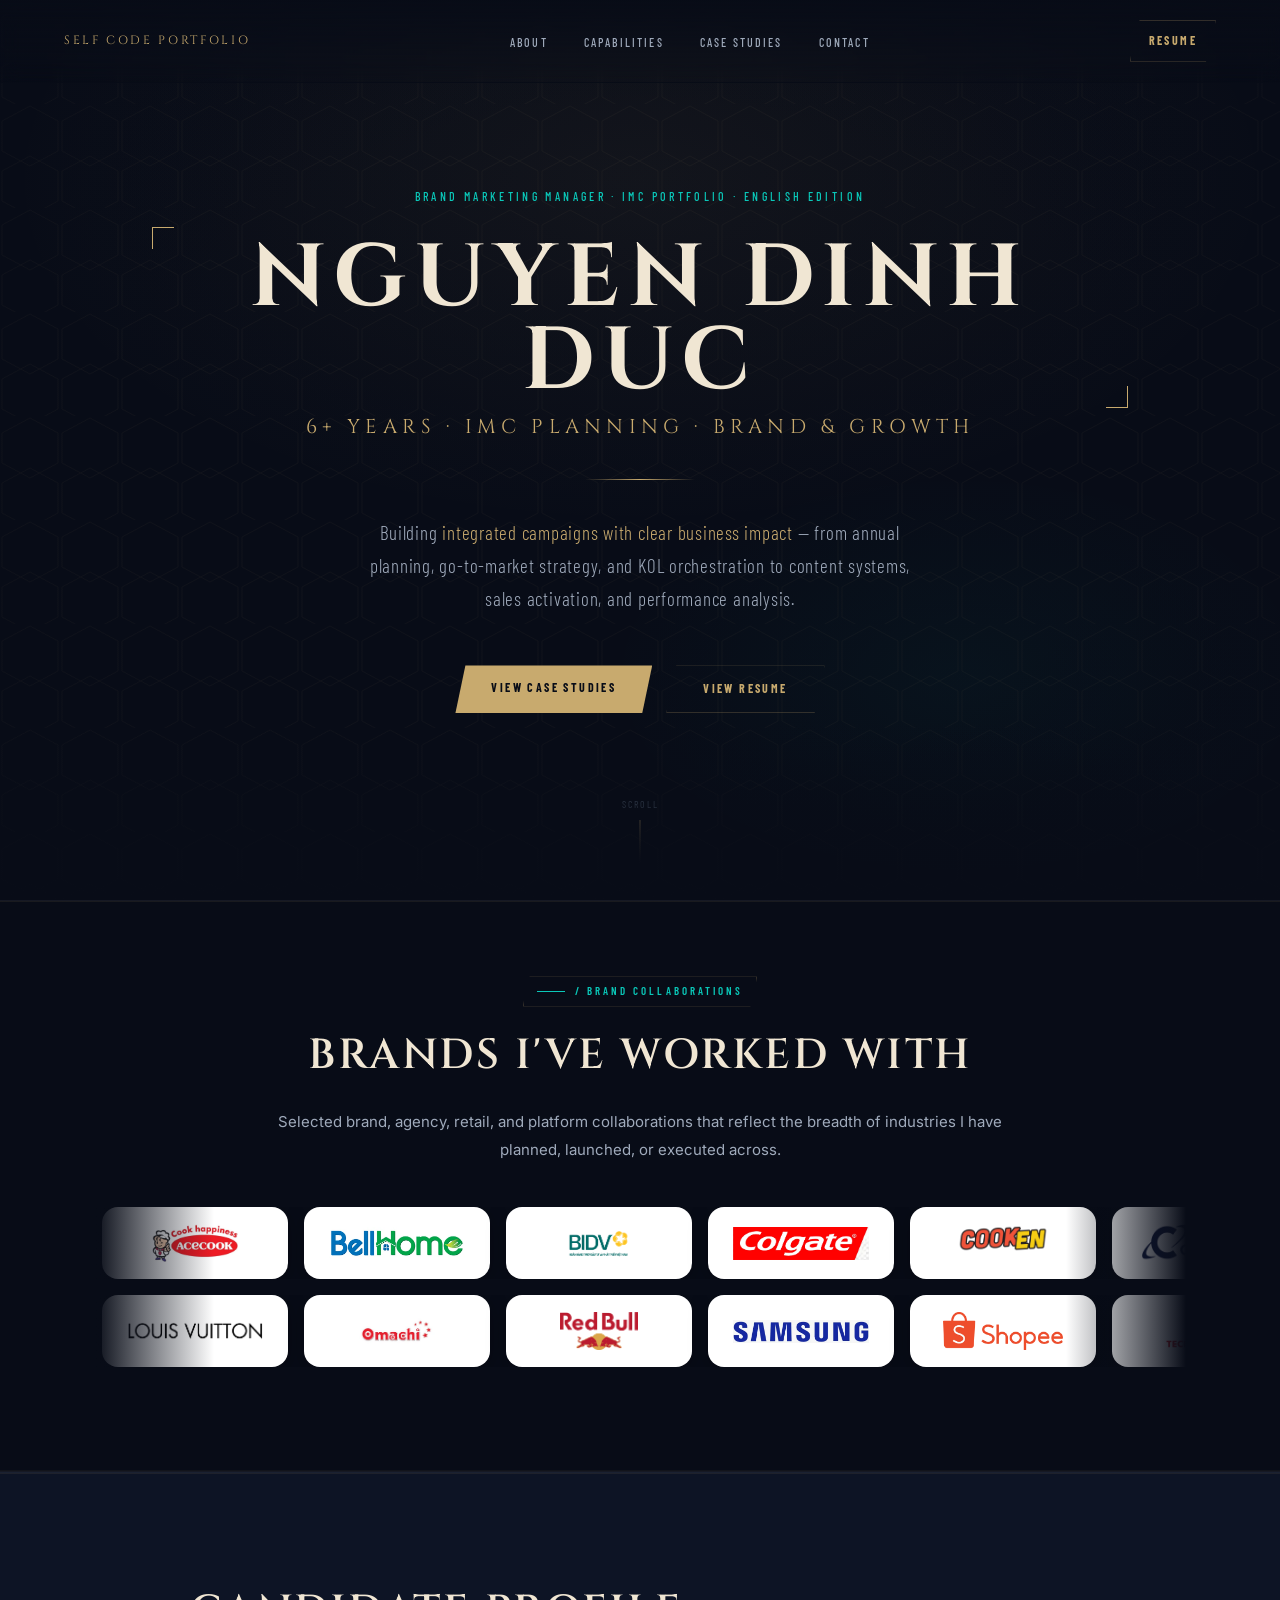
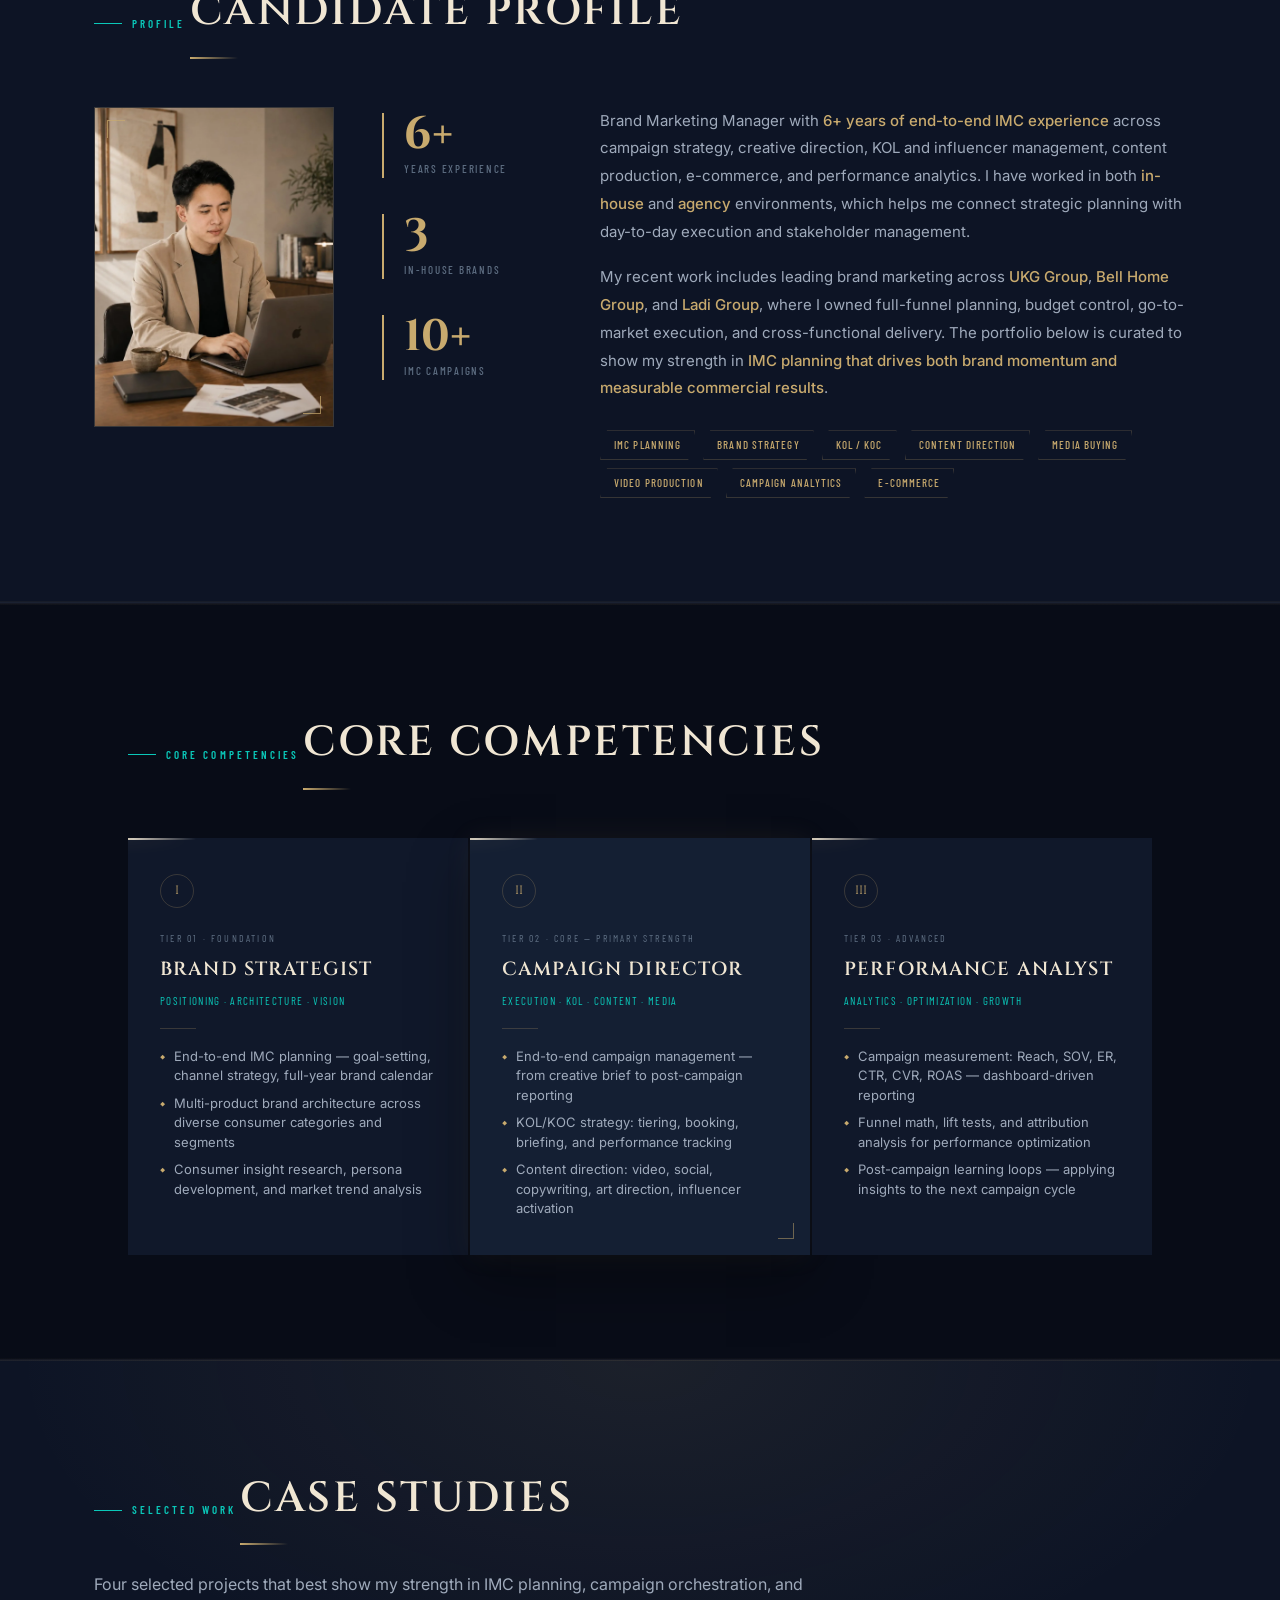
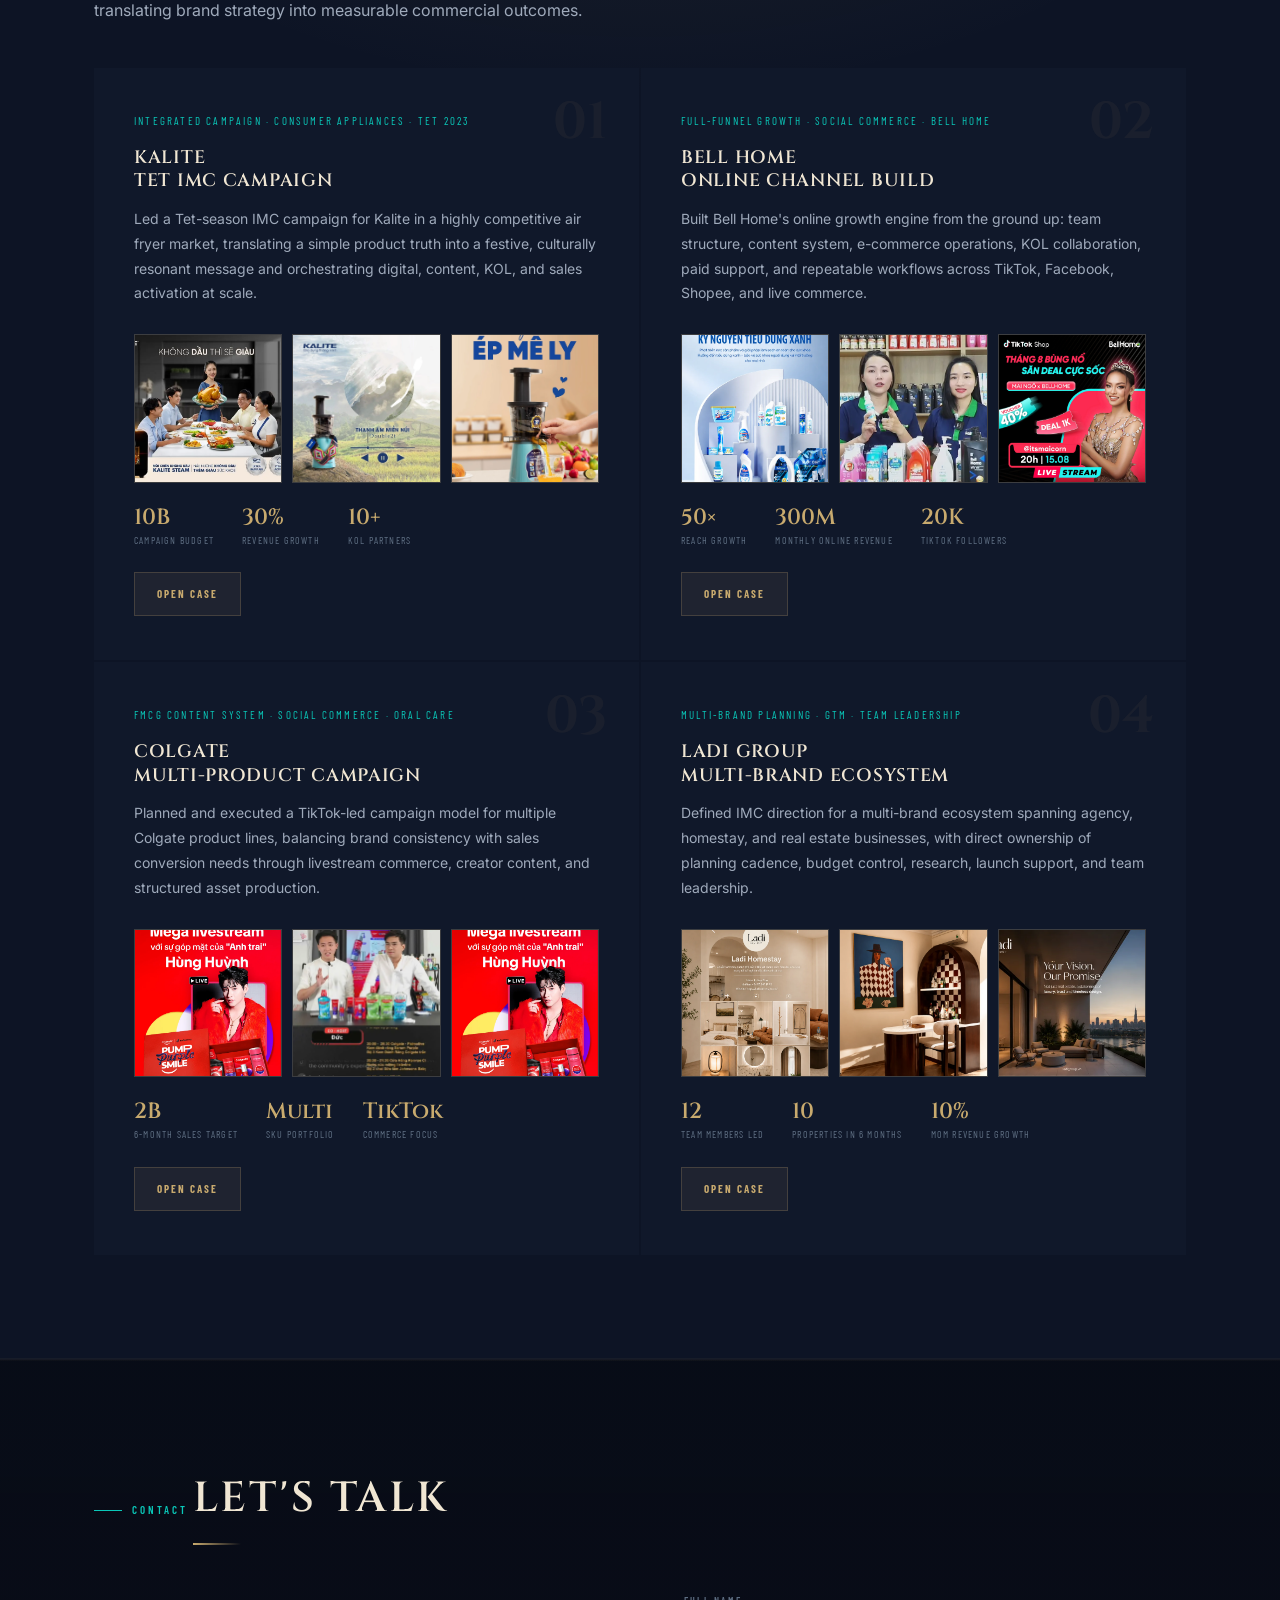
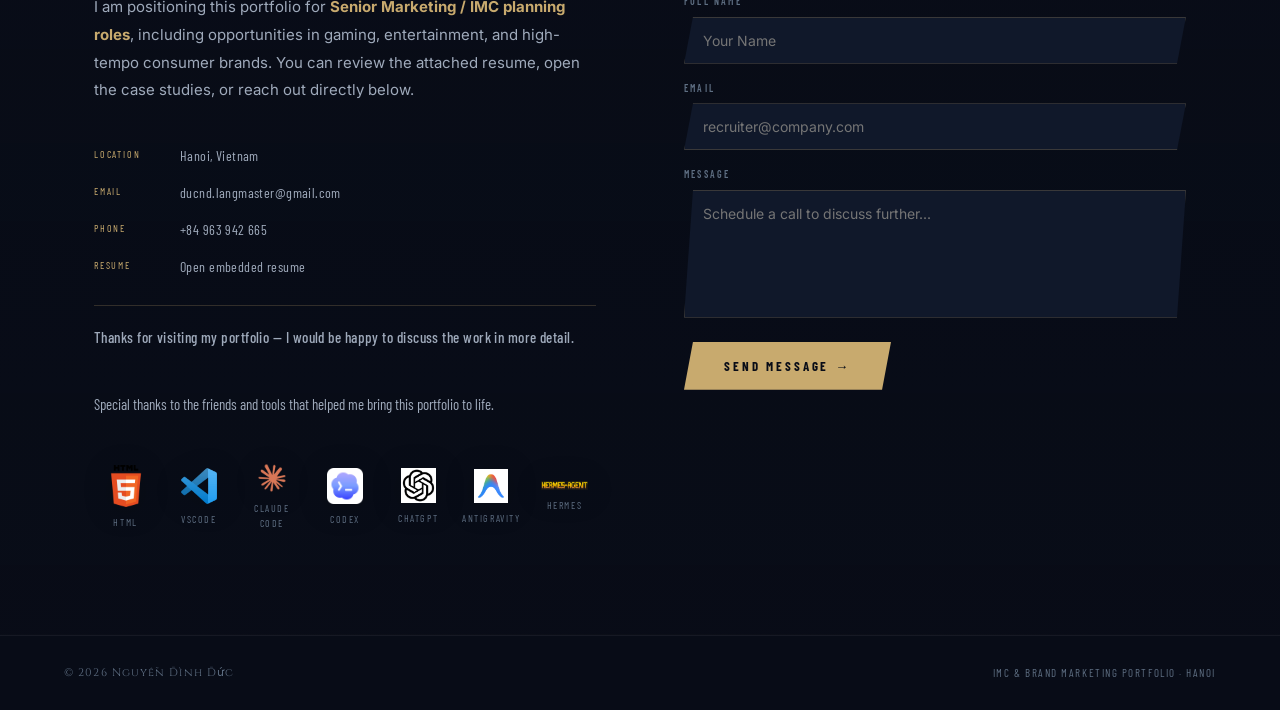
<file: index.html>
<!DOCTYPE html>
<html lang="en">
<head>
<meta charset="UTF-8">
<meta name="viewport" content="width=device-width, initial-scale=1.0">
<title>Nguyễn Đình Đức — IMC & Brand Marketing Portfolio</title>
<link rel="preconnect" href="https://fonts.googleapis.com">
<link href="https://fonts.googleapis.com/css2?family=Cinzel:wght@400;600;700&family=Barlow+Condensed:ital,wght@0,300;0,400;0,500;0,600;0,700;1,400&family=Inter:wght@300;400;500&display=swap" rel="stylesheet">
<style>
/* ── TOKENS ─────────────────────────────────────────────────── */
:root{
  --bg-deep:#080C17; --bg-surface:#0D1425; --bg-card:#10182A; --bg-card-h:#141F33;
  --gold:#C8AA6E; --gold-bright:#F0E6D3; --gold-dim:rgba(200,170,110,.18);
  --gold-border:rgba(200,170,110,.22);
  --teal:#0AC8B9; --teal-dim:rgba(10,200,185,.12);
  --text-1:#EDE3CF; --text-2:#9FAABB; --text-3:#5E6E82;
  --border:rgba(255,255,255,.055);
  --d:'Cinzel',serif; --h:'Barlow Condensed',sans-serif; --b:'Inter',sans-serif;
}
*,*::before,*::after{box-sizing:border-box;margin:0;padding:0}
html{scroll-behavior:smooth}
body{background:var(--bg-deep);color:var(--text-1);font-family:var(--b);overflow-x:hidden;line-height:1.65}
a{text-decoration:none}

/* ── NAV ────────────────────────────────────────────────────── */
.nav{
  position:fixed;top:0;left:0;right:0;z-index:200;
  display:flex;align-items:center;justify-content:space-between;
  padding:20px 64px;
  background:linear-gradient(to bottom,rgba(8,12,23,.95),transparent);
  backdrop-filter:blur(10px);transition:background .3s,border-color .3s;
  border-bottom:1px solid transparent;
}
.nav.scrolled{background:rgba(8,12,23,.97);border-bottom-color:var(--border)}
.nav-logo{font-family:var(--d);font-size:12px;letter-spacing:.22em;text-transform:uppercase;color:var(--gold)}
.nav-links{display:flex;gap:36px;list-style:none}
.nav-links a{
  font-family:var(--h);font-size:12px;font-weight:500;letter-spacing:.18em;
  text-transform:uppercase;color:var(--text-2);transition:color .2s
}
.nav-links a:hover{color:var(--gold)}
.nav-right{display:flex;align-items:center;gap:24px}

/* lang toggle */
.lang-toggle{display:flex;align-items:center;gap:2px}
.lang-btn{
  background:none;border:none;cursor:pointer;
  font-family:var(--h);font-size:11px;font-weight:700;
  letter-spacing:.18em;color:var(--text-3);padding:5px 7px;
  border-radius:2px;transition:color .2s,background .2s
}
.lang-btn:hover{color:var(--text-1)}
.lang-btn.active{color:var(--gold)}
.lang-sep{color:var(--text-3);font-size:10px;opacity:.5}

/* ── HERO ───────────────────────────────────────────────────── */
.hero{
  position:relative;height:100vh;min-height:680px;
  display:flex;align-items:center;justify-content:center;overflow:hidden
}
.hero-bg{
  position:absolute;inset:0;
  background:
    radial-gradient(ellipse 90% 70% at 50% 20%,rgba(200,170,110,.07) 0%,transparent 55%),
    radial-gradient(ellipse 55% 45% at 75% 75%,rgba(10,200,185,.05) 0%,transparent 50%),
    var(--bg-deep)
}
.hero-video-wrap{
  position:absolute;inset:-2%;
  overflow:hidden;pointer-events:none;z-index:0
}
.hero-video{
  width:100%;height:100%;object-fit:cover;
  filter:blur(2px) brightness(.72) saturate(1);
  opacity:.7;transform:scale(1.06)
}
.hero-hex{
  position:absolute;inset:0;opacity:.065;z-index:1;
  background-image:url("data:image/svg+xml,%3Csvg xmlns='http://www.w3.org/2000/svg' width='60' height='104'%3E%3Cpolygon points='30,2 58,17 58,47 30,62 2,47 2,17' fill='none' stroke='%23C8AA6E' stroke-width='.9'/%3E%3Cpolygon points='30,52 58,67 58,97 30,112 2,97 2,67' fill='none' stroke='%23C8AA6E' stroke-width='.9'/%3E%3C/svg%3E");
  background-size:60px 104px
}
.hero-vignette{
  position:absolute;inset:0;z-index:2;
  background:
    linear-gradient(to bottom,rgba(8,12,23,.18),rgba(8,12,23,.32)),
    radial-gradient(ellipse 80% 80% at 50% 50%,transparent 46%,rgba(8,12,23,.48) 100%)
}
.hero-fade{
  position:absolute;bottom:0;left:0;right:0;height:180px;z-index:3;
  background:linear-gradient(to bottom,transparent,var(--bg-deep))
}
.hero-content{position:relative;z-index:4;text-align:center;padding:0 32px;max-width:1000px}
.hero-eyebrow{
  font-family:var(--h);font-size:12px;font-weight:500;letter-spacing:.28em;
  text-transform:uppercase;color:var(--teal);margin-bottom:30px;
  animation:fadeD .8s ease both
}
.hero-name-wrap{position:relative;display:inline-block;margin-bottom:6px}
.hero-name-wrap::before,.hero-name-wrap::after{
  content:'';position:absolute;width:22px;height:22px;
  border-color:var(--gold);border-style:solid;opacity:.55;
  animation:fadeU .6s ease .9s both
}
.hero-name-wrap::before{top:-10px;left:-20px;border-width:1.5px 0 0 1.5px}
.hero-name-wrap::after{bottom:-4px;right:-20px;border-width:0 1.5px 1.5px 0}
.hero-name{
  font-family:var(--d);font-size:clamp(44px,7.5vw,88px);
  font-weight:700;letter-spacing:.09em;text-transform:uppercase;
  color:var(--gold-bright);line-height:.95;animation:fadeU .9s ease .2s both
}
.hero-sub{
  font-family:var(--d);font-size:clamp(13px,2vw,20px);font-weight:400;
  letter-spacing:.26em;text-transform:uppercase;color:var(--gold);margin-bottom:36px;
  animation:fadeU .8s ease .45s both
}
.hero-rule{
  width:110px;height:1px;margin:0 auto 36px;
  background:linear-gradient(to right,transparent,var(--gold),transparent);
  animation:scaleX .7s ease .65s both
}
.hero-tagline{
  font-family:var(--h);font-size:clamp(15px,1.8vw,19px);font-weight:300;
  letter-spacing:.04em;color:var(--text-2);line-height:1.75;
  max-width:560px;margin:0 auto 50px;animation:fadeU .7s ease .75s both
}
.hero-tagline em{font-style:normal;color:var(--gold)}
.hero-btns{
  display:inline-flex;gap:14px;flex-wrap:wrap;justify-content:center;
  animation:fadeU .6s ease .9s both
}
.btn{
  display:inline-block;padding:13px 36px;
  font-family:var(--h);font-size:12px;font-weight:700;
  letter-spacing:.2em;text-transform:uppercase;
  clip-path:polygon(10px 0%,100% 0%,calc(100% - 10px) 100%,0% 100%);
  cursor:pointer;border:none;transition:transform .18s,background .18s,color .18s
}
.btn:hover{transform:translateY(-3px)}
.btn-gold{background:var(--gold);color:var(--bg-deep)}
.btn-gold:hover{background:var(--gold-bright)}
.btn-ghost{background:transparent;border:1px solid var(--gold-border);color:var(--gold)}
.btn-ghost:hover{background:var(--gold-dim);color:var(--gold-bright)}
.scroll-hint{
  position:absolute;bottom:36px;left:50%;transform:translateX(-50%);
  display:flex;flex-direction:column;align-items:center;gap:8px;
  color:var(--text-3);font-family:var(--h);font-size:10px;letter-spacing:.2em;text-transform:uppercase
}
.scroll-hint-line{
  width:1px;height:44px;
  background:linear-gradient(to bottom,var(--gold),transparent);
  animation:pulse 2s ease-in-out infinite
}
@keyframes pulse{0%,100%{opacity:.3}50%{opacity:1}}

/* ── SECTION BASE ───────────────────────────────────────────── */
.wrap{max-width:1220px;margin:0 auto;padding:0 64px}
.sec{padding:104px 0}
.sec-full{padding:104px 64px}
.sec-eye{
  display:inline-flex;align-items:center;gap:10px;
  font-family:var(--h);font-size:11px;font-weight:600;
  letter-spacing:.28em;text-transform:uppercase;color:var(--teal);margin-bottom:14px
}
.sec-eye::before{content:'';width:28px;height:1px;background:var(--teal)}
.sec-title{
  font-family:var(--d);font-size:clamp(26px,3.8vw,42px);
  font-weight:600;letter-spacing:.06em;text-transform:uppercase;
  color:var(--gold-bright);margin-bottom:60px;position:relative;display:inline-block
}
.sec-title::after{
  content:'';position:absolute;bottom:-12px;left:0;
  width:48px;height:2px;background:linear-gradient(to right,var(--gold),transparent)
}

/* ── ABOUT ──────────────────────────────────────────────────── */
.about-bg,.brands,.pkg-bg,.port-bg,.contact-bg{
  position:relative;overflow:hidden
}
.about-bg::before,.brands::before,.pkg-bg::before,.port-bg::before,.contact-bg::before,
.about-bg::after,.brands::after,.pkg-bg::after,.port-bg::after,.contact-bg::after{
  content:'';position:absolute;left:-18%;right:-18%;height:1px;pointer-events:none;z-index:0;
  background:
    linear-gradient(90deg,rgba(200,170,110,.16),rgba(200,170,110,.16)),
    linear-gradient(90deg,rgba(200,170,110,0) 0%,rgba(240,230,211,.98) 22%,rgba(200,170,110,.42) 45%,rgba(200,170,110,0) 70%);
  background-repeat:no-repeat,no-repeat;
  background-size:100% 1px,22% 1px;
  background-position:0 0,-25% 0;
  opacity:.58;filter:drop-shadow(0 0 10px rgba(200,170,110,.16));
  animation:
    sectionLineDrift var(--line-drift-duration, 13s) ease-in-out infinite var(--line-drift-delay, 0s),
    sectionLightSweep var(--line-sweep-duration, 6.8s) ease-in-out infinite var(--line-sweep-delay, 0s)
}
.about-bg::before,.brands::before,.pkg-bg::before,.port-bg::before,.contact-bg::before{top:0}
.about-bg::after,.brands::after,.pkg-bg::after,.port-bg::after,.contact-bg::after{
  bottom:0;opacity:.34;
  animation:
    sectionLineDrift var(--line-drift-duration-bottom, 16s) ease-in-out infinite var(--line-drift-delay-bottom, 0s),
    sectionLightSweep var(--line-sweep-duration-bottom, 7.6s) ease-in-out infinite var(--line-sweep-delay-bottom, 0s);
  animation-direction:reverse,alternate
}
.about-bg{background:var(--bg-surface);border-top:1px solid var(--border);border-bottom:1px solid var(--border)}
.about-grid{display:grid;grid-template-columns:240px 170px minmax(0,1fr);gap:48px;align-items:start}
.about-left{display:contents}

/* photo placeholder */
.photo-wrap{
  position:relative;width:100%;aspect-ratio:3/4;
  background:var(--bg-card);border:1px solid var(--gold-border);
  overflow:hidden;cursor:pointer;transition:border-color .25s,transform .35s ease,box-shadow .35s ease
}
.photo-wrap:hover{
  border-color:var(--gold);
  transform:translateY(-6px) scale(1.01);
  box-shadow:0 24px 60px rgba(0,0,0,.36),0 0 24px rgba(200,170,110,.18)
}
.photo-wrap::before{
  content:'';position:absolute;inset:-35%;
  background:conic-gradient(from 0deg,
    rgba(200,170,110,0) 0deg,
    rgba(200,170,110,0) 250deg,
    rgba(240,230,211,.98) 286deg,
    rgba(200,170,110,.95) 304deg,
    rgba(240,230,211,.98) 322deg,
    rgba(200,170,110,0) 360deg);
  animation:photoBorderSpin 4.8s linear infinite;
  opacity:.98;z-index:0;pointer-events:none;
  filter:blur(.4px) drop-shadow(0 0 10px rgba(240,230,211,.32)) drop-shadow(0 0 20px rgba(200,170,110,.22))
}
.photo-wrap::after{
  content:'';position:absolute;inset:1px;
  background:var(--bg-card);z-index:0;pointer-events:none
}
.photo-corner{position:absolute;width:18px;height:18px;border-color:var(--gold);border-style:solid;z-index:3;opacity:.7}
.photo-tl{top:12px;left:12px;border-width:1.5px 0 0 1.5px}
.photo-br{bottom:12px;right:12px;border-width:0 1.5px 1.5px 0}
.photo-inner{
  width:100%;height:100%;display:flex;flex-direction:column;
  align-items:center;justify-content:center;gap:12px;
  background:var(--bg-card);transition:opacity .25s
}
.photo-wrap:hover .photo-inner{opacity:.7}
.photo-wrap:hover #photo-preview{transform:scale(1.035)}
.photo-inner svg{opacity:.25}
.photo-hint{
  font-family:var(--h);font-size:11px;letter-spacing:.16em;
  text-transform:uppercase;color:var(--text-3)
}
#photo-preview{
  display:none;position:absolute;inset:0;
  width:100%;height:100%;object-fit:cover;object-position:top center;z-index:1;
  transition:transform .45s ease,filter .45s ease
}
.photo-overlay{
  position:absolute;inset:0;
  display:flex;align-items:center;justify-content:center;
  background:rgba(8,12,23,.55);opacity:0;transition:opacity .25s;z-index:2
}
.photo-wrap:hover .photo-overlay{opacity:1}
.photo-overlay-txt{
  font-family:var(--h);font-size:11px;letter-spacing:.16em;
  text-transform:uppercase;color:var(--gold-bright)
}

.stats{display:flex;flex-direction:column;gap:36px;padding-top:6px}
.stat{border-left:2px solid var(--gold);padding-left:20px}
.stat-n{font-family:var(--d);font-size:44px;font-weight:700;color:var(--gold);line-height:1}
.stat-l{font-family:var(--h);font-size:11px;font-weight:500;letter-spacing:.16em;text-transform:uppercase;color:var(--text-3);margin-top:3px}

.bio p{font-size:15px;color:var(--text-2);line-height:1.85;margin-bottom:18px}
.bio strong{color:var(--gold);font-weight:500}
.tags{display:flex;flex-wrap:wrap;gap:8px;margin-top:28px}
.tag{
  padding:5px 13px;border:1px solid var(--gold-border);
  font-family:var(--h);font-size:11px;font-weight:500;
  letter-spacing:.1em;text-transform:uppercase;color:var(--gold);
  clip-path:polygon(7px 0%,100% 0%,calc(100% - 7px) 100%,0% 100%);
  transition:background .2s;cursor:default
}
.tag:hover{background:var(--gold-dim)}

/* ── BRANDS ─────────────────────────────────────────────────── */
.brands{
  background:var(--bg-deep);
  border-top:1px solid var(--border);
  border-bottom:1px solid var(--border);
  padding:72px 0 88px;
  position:relative;
  z-index:3
}
.brand-head{text-align:center;max-width:760px;margin:0 auto 44px}
.brand-head .tag{
  display:inline-flex;align-items:center;gap:10px;
  font-family:var(--h);font-size:11px;font-weight:600;letter-spacing:.28em;
  text-transform:uppercase;color:var(--teal);margin-bottom:14px
}
.brand-head .tag::before{content:'';width:28px;height:1px;background:var(--teal)}
.brand-head h2{
  font-family:var(--d);font-size:clamp(26px,3.8vw,42px);font-weight:600;letter-spacing:.06em;
  text-transform:uppercase;color:var(--gold-bright);margin-bottom:18px
}
.brand-head p{font-size:15px;color:var(--text-2);line-height:1.85}
.logo-rail{position:relative;display:flex;overflow:hidden;margin-bottom:16px}
.logo-rail::before,.logo-rail::after{
  content:'';position:absolute;top:0;bottom:0;width:120px;z-index:2;pointer-events:none
}
.logo-rail::before{left:0;background:linear-gradient(90deg,var(--bg-deep),transparent)}
.logo-rail::after{right:0;background:linear-gradient(270deg,var(--bg-deep),transparent)}
.logo-track{display:flex;gap:16px;width:max-content;padding:0 8px;animation:logoScroll 46s linear infinite}
.logo-rail.rev .logo-track{animation:logoScrollRev 52s linear infinite}
.logo-rail:hover .logo-track{animation-play-state:paused}
.logo-item{
  width:186px;height:72px;flex:0 0 186px;display:flex;align-items:center;justify-content:center;
  padding:16px 24px;border:1px solid rgba(255,255,255,.12);border-radius:16px;background:#fff;color:#0a0d15;
  box-shadow:0 4px 20px rgba(0,0,0,.25);
  transition:transform .36s cubic-bezier(.2,.8,.2,1),box-shadow .36s,border-color .36s
}
.logo-item:hover{
  transform:translateY(-10px) scale(1.035);border-color:rgba(200,170,110,.58);
  box-shadow:0 22px 48px rgba(0,0,0,.42),0 0 28px rgba(200,170,110,.16)
}
.logo-item img{display:block;max-width:100%;max-height:38px;object-fit:contain;transition:.3s}
.logo-item img[src=""],.logo-item img.broken{display:none}
.logo-item span{
  font-family:var(--h);font-size:13px;font-weight:700;letter-spacing:.04em;
  text-align:center;white-space:nowrap;color:#0a0d15;display:none
}
.logo-item:has(img.broken) span,.logo-item:has(img[src=""]) span{display:block}
@keyframes logoScroll{from{transform:translateX(0)}to{transform:translateX(-50%)}}
@keyframes logoScrollRev{from{transform:translateX(-50%)}to{transform:translateX(0)}}

/* ── PACKAGES ───────────────────────────────────────────────── */
.pkg-bg{
  background:var(--bg-deep);border-top:1px solid var(--border);border-bottom:1px solid var(--border)
}
.pkg-bg > *{position:relative;z-index:2}
.pkg-video-wrap{
  position:absolute;inset:-2%;
  overflow:hidden;pointer-events:none;z-index:0
}
.pkg-video{
  width:100%;height:100%;object-fit:cover;
  filter:blur(2px) brightness(.72) saturate(1);
  opacity:.7;transform:scale(1.06)
}
.pkg-vignette{
  position:absolute;inset:0;z-index:1;pointer-events:none;
  background:
    linear-gradient(to bottom,rgba(8,12,23,.18),rgba(8,12,23,.32)),
    radial-gradient(ellipse 80% 80% at 50% 50%,transparent 46%,rgba(8,12,23,.48) 100%)
}
.pkg-grid{display:grid;grid-template-columns:repeat(3,1fr);gap:2px}
.pkg-card{background:var(--bg-card);padding:36px 32px;position:relative;overflow:hidden;transition:background .3s}
.pkg-card::before{
  content:'';position:absolute;top:0;left:-35%;width:55%;height:2px;
  background:linear-gradient(90deg,rgba(200,170,110,0),var(--gold),rgba(240,230,211,.95),rgba(200,170,110,0));
  opacity:.9;filter:drop-shadow(0 0 8px rgba(200,170,110,.45));
  animation:goldSweep 5.8s linear infinite
}
.pkg-card:hover::before,.pkg-card.featured::before{animation-duration:4.2s}
.pkg-card:hover,.pkg-card.featured{
  background:var(--bg-card-h);
  transform:translateY(-8px);
  box-shadow:0 24px 56px rgba(0,0,0,.34),0 0 26px rgba(200,170,110,.08)
}
.pkg-card:hover .pkg-name{color:#fff}
.pkg-card:hover .pkg-sub{color:#39ddd0}
.pkg-card:hover .pkg-list li{color:var(--gold-bright)}
.pkg-card::after{
  content:'';position:absolute;bottom:16px;right:16px;
  width:16px;height:16px;
  border-right:1px solid var(--gold);border-bottom:1px solid var(--gold);
  opacity:0;transition:opacity .3s
}
.pkg-card:hover::after,.pkg-card.featured::after{opacity:.5}
.pkg-num{
  display:inline-flex;align-items:center;justify-content:center;
  width:34px;height:34px;border:1px solid var(--gold-border);border-radius:50%;
  font-family:var(--d);font-size:12px;color:var(--gold);margin-bottom:22px
}
.pkg-tier{font-family:var(--h);font-size:10px;letter-spacing:.22em;text-transform:uppercase;color:var(--text-3);margin-bottom:8px}
.pkg-name{font-family:var(--d);font-size:19px;font-weight:600;text-transform:uppercase;letter-spacing:.06em;color:var(--gold-bright);margin-bottom:6px}
.pkg-sub{font-family:var(--h);font-size:11px;letter-spacing:.12em;text-transform:uppercase;color:var(--teal);margin-bottom:18px}
.pkg-hr{width:36px;height:1px;background:var(--gold-border);margin-bottom:18px}
.pkg-list{list-style:none;display:flex;flex-direction:column;gap:8px}
.pkg-list li{font-size:13px;color:var(--text-2);line-height:1.5;display:flex;align-items:flex-start;gap:9px}
.pkg-list li::before{content:'◆';font-size:5px;color:var(--gold);margin-top:7px;flex-shrink:0}

/* ── PORTFOLIO ──────────────────────────────────────────────── */
.port-bg{
  background:
    radial-gradient(ellipse 70% 30% at 50% 0%,rgba(200,170,110,.08) 0%,transparent 70%),
    var(--bg-surface)
}
.port-grid{display:grid;grid-template-columns:repeat(2,1fr);gap:2px}
.port-card{
  background:var(--bg-card);padding:44px 40px;
  position:relative;overflow:hidden;display:flex;flex-direction:column;min-height:300px;
  transition:background .3s;cursor:default
}
.port-card::after{
  content:'';position:absolute;bottom:0;left:0;right:0;height:1px;
  background:linear-gradient(to right,var(--gold),transparent);opacity:0;transition:opacity .35s
}
.port-card{transition:background .3s,transform .35s ease,box-shadow .35s ease,border-color .35s ease}
.port-card:hover{
  background:var(--bg-card-h);transform:translateY(-10px);
  box-shadow:0 28px 64px rgba(0,0,0,.36),0 0 28px rgba(200,170,110,.08)
}
.port-card:hover::after{opacity:1}
.port-card::before{
  content:'';position:absolute;top:16px;left:16px;width:14px;height:14px;
  border-top:1px solid var(--gold);border-left:1px solid var(--gold);opacity:0;transition:opacity .35s
}
.port-card:hover::before{opacity:.6}
.port-card .port-link{background:rgba(200,170,110,.08)}
.port-card:hover .port-title{color:#fff}
.port-card:hover .port-desc{color:var(--gold-bright)}
.port-card:hover .metric-v{transform:translateY(-2px);color:#fff}
.port-card:hover .metric-l{color:var(--gold)}
.port-num{
  position:absolute;top:28px;right:32px;
  font-family:var(--d);font-size:52px;font-weight:700;
  color:rgba(200,170,110,.055);line-height:1;pointer-events:none
}
.port-tag{font-family:var(--h);font-size:11px;letter-spacing:.2em;text-transform:uppercase;color:var(--teal);margin-bottom:16px}
.port-title{font-family:var(--d);font-size:18px;font-weight:600;text-transform:uppercase;letter-spacing:.04em;color:var(--gold-bright);line-height:1.3;margin-bottom:14px}
.port-desc{font-size:14px;color:var(--text-2);line-height:1.78;flex-grow:1;margin-bottom:28px}
.port-media{
  display:grid;grid-template-columns:repeat(3,1fr);gap:10px;margin-bottom:24px
}
.port-media img{
  width:100%;aspect-ratio:1/1;object-fit:cover;border:1px solid var(--gold-border);
  background:var(--bg-card-h)
}
.port-metrics{display:flex;gap:28px;flex-wrap:wrap}
.metric{display:flex;flex-direction:column}
.metric-v{font-family:var(--d);font-size:22px;font-weight:600;color:var(--gold);line-height:1;transition:transform .3s ease,color .3s ease}
.metric-l{font-family:var(--h);font-size:10px;letter-spacing:.12em;text-transform:uppercase;color:var(--text-3);margin-top:3px}
.port-actions{display:flex;gap:12px;flex-wrap:wrap;margin-top:24px}
.port-link{
  display:inline-block;padding:12px 22px;border:1px solid var(--gold-border);
  color:var(--gold);font-family:var(--h);font-size:11px;font-weight:700;
  letter-spacing:.18em;text-transform:uppercase;transition:background .2s,color .2s,transform .2s
}
.port-link:hover{background:var(--gold-dim);color:var(--gold-bright);transform:translateY(-2px)}

/* ── CONTACT ────────────────────────────────────────────────── */
.contact-bg{background:var(--bg-deep);border-top:1px solid var(--border)}
.contact-bg > *{position:relative;z-index:2}
.contact-video-wrap{
  position:absolute;inset:-2%;
  overflow:hidden;pointer-events:none;z-index:0
}
.contact-video{
  width:100%;height:100%;object-fit:cover;
  filter:blur(4px) brightness(.48) saturate(.92);
  opacity:.5;transform:scale(1.08)
}
.contact-vignette{
  position:absolute;inset:0;z-index:1;pointer-events:none;
  background:
    linear-gradient(to bottom,rgba(8,12,23,.34),rgba(8,12,23,.56)),
    radial-gradient(ellipse 82% 82% at 50% 50%,transparent 38%,rgba(8,12,23,.68) 100%)
}
.contact-grid{display:grid;grid-template-columns:1fr 1fr;gap:88px;align-items:start}
.contact-copy p{font-size:15px;color:var(--text-2);line-height:1.85;margin-bottom:40px}
.contact-details{display:flex;flex-direction:column;gap:14px}
.contact-thanks{
  margin-top:26px;padding-top:18px;border-top:1px solid var(--gold-border);
  font-family:var(--h);font-size:15px;font-weight:500;letter-spacing:.03em;
  color:var(--gold-bright);line-height:1.75;max-width:620px
}
.contact-credits{
  margin-top:18px;max-width:720px
}
.contact-credits-copy{
  font-family:var(--h);font-size:14px;line-height:1.9;color:var(--text-2);
  margin:0 0 18px
}
.contact-credits-copy strong{color:var(--gold-bright);font-weight:600}
.credit-icon-grid{
  display:grid;grid-template-columns:repeat(7,minmax(0,1fr));gap:10px;max-width:760px
}
.credit-slot{
  min-height:56px;
  display:flex;flex-direction:column;align-items:center;justify-content:center;
  padding:4px 8px 0;gap:8px;transition:transform .24s ease,filter .24s ease
}
.credit-slot img{
  display:block;max-width:100%;max-height:38px;width:auto;height:auto;object-fit:contain;
  filter:drop-shadow(0 4px 14px rgba(0,0,0,.18))
}
.credit-slot:hover{
  transform:translateY(-3px);
  filter:brightness(1.08)
}
.credit-slot-label{
  font-family:var(--h);font-size:10px;letter-spacing:.16em;text-transform:uppercase;
  color:var(--text-3);text-align:center;line-height:1.5
}
.credit-slot.logo-html img{max-height:42px}
.credit-slot.logo-hermes img{max-height:28px}
.credit-slot.logo-chatgpt img{max-height:35px}
.credit-slot.logo-codex img{max-height:36px}
.credit-slot.logo-vscode img{max-height:36px}
.credit-slot.logo-claude img{max-height:30px}
.credit-slot.logo-antigravity img{max-height:34px}
.c-row{display:flex;align-items:flex-start;gap:14px;font-family:var(--h);font-size:14px;letter-spacing:.03em;color:var(--text-2)}
.c-row span:first-child{font-size:10px;letter-spacing:.18em;text-transform:uppercase;color:var(--gold);min-width:72px;padding-top:2px}
.c-row a{color:var(--text-2);transition:color .2s}
.c-row a:hover{color:var(--gold)}
.form{display:flex;flex-direction:column;gap:16px}
.fg{display:flex;flex-direction:column;gap:7px}
.fl{font-family:var(--h);font-size:10px;font-weight:600;letter-spacing:.22em;text-transform:uppercase;color:var(--text-3)}
.fi,.ft{
  background:var(--bg-card);border:1px solid var(--gold-border);
  padding:14px 18px;color:var(--text-1);font-family:var(--b);font-size:14px;
  outline:none;transition:border-color .2s;
  clip-path:polygon(9px 0%,100% 0%,calc(100% - 9px) 100%,0% 100%)
}
.fi:focus,.ft:focus{border-color:var(--gold)}
.ft{resize:vertical;min-height:128px}
.fsub{
  margin-top:8px;padding:16px 40px;background:var(--gold);color:var(--bg-deep);
  font-family:var(--h);font-size:13px;font-weight:700;letter-spacing:.22em;
  text-transform:uppercase;border:none;cursor:pointer;align-self:flex-start;
  clip-path:polygon(9px 0%,100% 0%,calc(100% - 9px) 100%,0% 100%);
  transition:background .18s,transform .18s
}
.fsub:hover{background:var(--gold-bright);transform:translateY(-3px)}
.fsub:disabled{opacity:.5;cursor:not-allowed;transform:none}
#form-ok{display:none;color:var(--teal);font-family:var(--h);font-size:13px;letter-spacing:.06em;margin-top:8px}

/* ── FOOTER ─────────────────────────────────────────────────── */
.footer{border-top:1px solid var(--border);padding:28px 64px;display:flex;align-items:center;justify-content:space-between}
.footer-l{font-family:var(--d);font-size:11px;letter-spacing:.1em;color:var(--text-3)}
.footer-r{font-family:var(--h);font-size:11px;letter-spacing:.14em;text-transform:uppercase;color:var(--text-3)}

/* ── REVEAL ─────────────────────────────────────────────────── */
.rv{opacity:0;transform:translateY(26px);transition:opacity .65s ease,transform .65s ease}
.rv.in{opacity:1;transform:none}
.rv.d1{transition-delay:.1s}.rv.d2{transition-delay:.2s}.rv.d3{transition-delay:.3s}

/* ── HERO KEYFRAMES ─────────────────────────────────────────── */
@keyframes fadeU{from{opacity:0;transform:translateY(22px)}to{opacity:1;transform:none}}
@keyframes fadeD{from{opacity:0;transform:translateY(-14px)}to{opacity:1;transform:none}}
@keyframes scaleX{from{transform:scaleX(0)}to{transform:scaleX(1)}}
@keyframes photoBorderSpin{from{transform:rotate(0deg)}to{transform:rotate(360deg)}}
@keyframes goldSweep{
  0%{transform:translateX(0);opacity:.25}
  12%{opacity:1}
  50%{transform:translateX(240%);opacity:.95}
  72%{opacity:.35}
  100%{transform:translateX(430%);opacity:.2}
}
@keyframes sectionLineDrift{
  0%{transform:translateX(-10%) scaleX(.94);opacity:.2}
  50%{transform:translateX(10%) scaleX(1.03);opacity:.8}
  100%{transform:translateX(-10%) scaleX(.94);opacity:.2}
}
@keyframes sectionLightSweep{
  0%{background-position:0 0,-25% 0}
  50%{background-position:0 0,103% 0}
  100%{background-position:0 0,-25% 0}
}

/* ── RESPONSIVE ─────────────────────────────────────────────── */
@media(max-width:960px){
  .nav{padding:16px 24px}.nav-links{display:none}
  .wrap,.sec-full{padding:0 24px}
  .sec{padding:72px 0}.sec-full{padding:72px 24px}
  .about-grid{grid-template-columns:1fr;gap:40px}
  .about-left{display:flex;flex-direction:row;flex-wrap:wrap;gap:24px;align-items:flex-start}
  .photo-wrap{width:160px;flex-shrink:0}
  .stats{flex-direction:row;flex-wrap:wrap;gap:24px}
  .brands{padding:56px 0 68px}
  .logo-item{width:150px;height:64px;flex-basis:150px;padding:14px 18px}
  .logo-item img{max-height:32px}
  .pkg-grid{grid-template-columns:1fr;gap:2px}
  .port-grid{grid-template-columns:1fr}
  .contact-grid{grid-template-columns:1fr;gap:52px}
  .credit-icon-grid{grid-template-columns:repeat(3,minmax(0,1fr))}
  .footer{padding:20px 24px;flex-direction:column;gap:6px;text-align:center}
}
@media(max-width:560px){
  .credit-icon-grid{grid-template-columns:repeat(2,minmax(0,1fr))}
}
@media(prefers-reduced-motion:reduce){
  *,*::before,*::after{animation:none!important;transition:none!important}
  .logo-track{animation:logoScroll 46s linear infinite!important}
  .logo-rail.rev .logo-track{animation:logoScrollRev 52s linear infinite!important}
  .about-bg::before,.brands::before,.pkg-bg::before,.port-bg::before,.contact-bg::before,
  .about-bg::after,.brands::after,.pkg-bg::after,.port-bg::after,.contact-bg::after{
    animation:
      sectionLineDrift var(--line-drift-duration, 20s) ease-in-out infinite var(--line-drift-delay, 0s),
      sectionLightSweep var(--line-sweep-duration, 9s) ease-in-out infinite var(--line-sweep-delay, 0s)!important
  }
}
</style>
</head>
<body>

<!-- NAV -->
<nav class="nav" id="nav">
  <div class="nav-logo">Self code Portfolio</div>
  <ul class="nav-links">
    <li><a href="#about" data-i18n="nav.about">About</a></li>
    <li><a href="#capabilities" data-i18n="nav.cap">Capabilities</a></li>
    <li><a href="#work" data-i18n="nav.work">Case Studies</a></li>
    <li><a href="#contact" data-i18n="nav.contact">Contact</a></li>
  </ul>
  <div class="nav-right">
    <a href="resume.html" class="btn btn-ghost" style="padding:10px 18px" aria-label="Open resume">Resume</a>
  </div>
</nav>

<!-- HERO -->
<section class="hero" aria-label="Hero">
  <div class="hero-bg"></div>
  <div class="hero-video-wrap" aria-hidden="true">
    <video class="hero-video" autoplay muted loop playsinline preload="auto">
      <source src="assets/aov-arena-of-valor.mp4" type="video/mp4">
    </video>
  </div>
  <div class="hero-hex" aria-hidden="true"></div>
  <div class="hero-vignette" aria-hidden="true"></div>
  <div class="hero-content">
    <p class="hero-eyebrow">Brand Marketing Manager · IMC Portfolio · English Edition</p>
    <div class="hero-name-wrap">
      <h1 class="hero-name">Nguyen Dinh Duc</h1>
    </div>
    <p class="hero-sub" data-i18n="hero.sub">6+ Years · IMC Planning · Brand &amp; Growth</p>
    <div class="hero-rule" aria-hidden="true"></div>
    <p class="hero-tagline" data-i18n="hero.tagline" data-rich="1">
      Building <em>integrated campaigns with clear business impact</em> — from annual planning,
      go-to-market strategy, and KOL orchestration to content systems, sales activation, and performance analysis.
    </p>
    <div class="hero-btns">
      <a href="#work" class="btn btn-gold" data-i18n="hero.btn1">View Case Studies</a>
      <a href="resume.html" class="btn btn-ghost" data-i18n="hero.btn2">View Resume</a>
    </div>
  </div>
  <div class="scroll-hint" aria-hidden="true">
    <span>Scroll</span>
    <div class="scroll-hint-line"></div>
  </div>
  <div class="hero-fade" aria-hidden="true"></div>
</section>

<!-- BRANDS -->
<section class="brands" id="brands">
  <div class="wrap">
    <div class="brand-head rv">
      <span class="tag">/ Brand Collaborations</span>
      <h2>Brands I've <span class="serif-it">worked with</span></h2>
      <p>Selected brand, agency, retail, and platform collaborations that reflect the breadth of industries I have planned, launched, or executed across.</p>
    </div>

    <div class="logo-rail">
      <div class="logo-track">
        <div class="logo-item"><img src="Logo/acecook logo.webp" alt="Acecook"><span>Acecook</span></div>
        <div class="logo-item"><img src="Logo/Bellhome logo.webp" alt="Bellhome"><span>Bellhome</span></div>
        <div class="logo-item"><img src="Logo/BIDV logo.webp" alt="BIDV"><span>BIDV</span></div>
        <div class="logo-item"><img src="Logo/Colgate logo.webp" alt="Colgate"><span>Colgate</span></div>
        <div class="logo-item"><img src="Logo/Cooken logo.webp" alt="Cooken"><span>Cooken</span></div>
        <div class="logo-item"><img src="Logo/ctd.webp" alt="Coteccons"><span>Coteccons</span></div>
        <div class="logo-item"><img src="Logo/Hasuta Logo.webp" alt="Hasuta"><span>Hasuta</span></div>
        <div class="logo-item"><img src="Logo/henessy logo.webp" alt="Hennessy"><span>Hennessy</span></div>
        <div class="logo-item"><img src="Logo/Himalaya logo.webp" alt="Himalaya"><span>Himalaya</span></div>
        <div class="logo-item"><img src="Logo/Kalite logo.webp" alt="Kalite"><span>Kalite</span></div>
        <div class="logo-item"><img src="Logo/Keppel logo.webp" alt="Keppel"><span>Keppel</span></div>
        <div class="logo-item"><img src="Logo/KFC logo.webp" alt="KFC"><span>KFC</span></div>
        <div class="logo-item"><img src="Logo/Kingsmen logo.webp" alt="Kingsmen"><span>Kingsmen</span></div>
        <div class="logo-item"><img src="Logo/Lazada Logo.webp" alt="Lazada"><span>Lazada</span></div>
        <div class="logo-item"><img src="Logo/lotteria logo.webp" alt="Lotteria"><span>Lotteria</span></div>
        <div class="logo-item"><img src="Logo/acecook logo.webp" alt="Acecook"><span>Acecook</span></div>
        <div class="logo-item"><img src="Logo/Bellhome logo.webp" alt="Bellhome"><span>Bellhome</span></div>
        <div class="logo-item"><img src="Logo/BIDV logo.webp" alt="BIDV"><span>BIDV</span></div>
        <div class="logo-item"><img src="Logo/Colgate logo.webp" alt="Colgate"><span>Colgate</span></div>
        <div class="logo-item"><img src="Logo/Cooken logo.webp" alt="Cooken"><span>Cooken</span></div>
        <div class="logo-item"><img src="Logo/ctd.webp" alt="Coteccons"><span>Coteccons</span></div>
        <div class="logo-item"><img src="Logo/Hasuta Logo.webp" alt="Hasuta"><span>Hasuta</span></div>
        <div class="logo-item"><img src="Logo/henessy logo.webp" alt="Hennessy"><span>Hennessy</span></div>
        <div class="logo-item"><img src="Logo/Himalaya logo.webp" alt="Himalaya"><span>Himalaya</span></div>
        <div class="logo-item"><img src="Logo/Kalite logo.webp" alt="Kalite"><span>Kalite</span></div>
        <div class="logo-item"><img src="Logo/Keppel logo.webp" alt="Keppel"><span>Keppel</span></div>
        <div class="logo-item"><img src="Logo/KFC logo.webp" alt="KFC"><span>KFC</span></div>
        <div class="logo-item"><img src="Logo/Kingsmen logo.webp" alt="Kingsmen"><span>Kingsmen</span></div>
        <div class="logo-item"><img src="Logo/Lazada Logo.webp" alt="Lazada"><span>Lazada</span></div>
        <div class="logo-item"><img src="Logo/lotteria logo.webp" alt="Lotteria"><span>Lotteria</span></div>
      </div>
    </div>

    <div class="logo-rail rev">
      <div class="logo-track">
        <div class="logo-item"><img src="Logo/LV logo.webp" alt="Louis Vuitton"><span>Louis Vuitton</span></div>
        <div class="logo-item"><img src="Logo/omachi logo.webp" alt="Omachi"><span>Omachi</span></div>
        <div class="logo-item"><img src="Logo/Redbull logo.webp" alt="Red Bull"><span>Red Bull</span></div>
        <div class="logo-item"><img src="Logo/Samsung logo.webp" alt="Samsung"><span>Samsung</span></div>
        <div class="logo-item"><img src="Logo/Shopee logo.webp" alt="Shopee"><span>Shopee</span></div>
        <div class="logo-item"><img src="Logo/Tech logo.webp" alt="Techcombank"><span>Techcombank</span></div>
        <div class="logo-item"><img src="Logo/Tiktok logo.webp" alt="TikTok"><span>TikTok</span></div>
        <div class="logo-item"><img src="Logo/UKG logo.webp" alt="UKG Group"><span>UKG Group</span></div>
        <div class="logo-item"><img src="Logo/Unie logo.webp" alt="Unie"><span>Unie</span></div>
        <div class="logo-item"><img src="Logo/Vifon Logo.webp" alt="Vifon"><span>Vifon</span></div>
        <div class="logo-item"><img src="Logo/Vincom logo.webp" alt="Vincom"><span>Vincom</span></div>
        <div class="logo-item"><img src="Logo/vinhomes logo.webp" alt="Vinhomes"><span>Vinhomes</span></div>
        <div class="logo-item"><img src="Logo/Vinhomes smart City logo.webp" alt="Vinhomes Smart City"><span>Vinhomes Smart City</span></div>
        <div class="logo-item"><img src="Logo/VP bank logo.webp" alt="VPBank"><span>VPBank</span></div>
        <div class="logo-item"><img src="Logo/LV logo.webp" alt="Louis Vuitton"><span>Louis Vuitton</span></div>
        <div class="logo-item"><img src="Logo/omachi logo.webp" alt="Omachi"><span>Omachi</span></div>
        <div class="logo-item"><img src="Logo/Redbull logo.webp" alt="Red Bull"><span>Red Bull</span></div>
        <div class="logo-item"><img src="Logo/Samsung logo.webp" alt="Samsung"><span>Samsung</span></div>
        <div class="logo-item"><img src="Logo/Shopee logo.webp" alt="Shopee"><span>Shopee</span></div>
        <div class="logo-item"><img src="Logo/Tech logo.webp" alt="Techcombank"><span>Techcombank</span></div>
        <div class="logo-item"><img src="Logo/Tiktok logo.webp" alt="TikTok"><span>TikTok</span></div>
        <div class="logo-item"><img src="Logo/UKG logo.webp" alt="UKG Group"><span>UKG Group</span></div>
        <div class="logo-item"><img src="Logo/Unie logo.webp" alt="Unie"><span>Unie</span></div>
        <div class="logo-item"><img src="Logo/Vifon Logo.webp" alt="Vifon"><span>Vifon</span></div>
        <div class="logo-item"><img src="Logo/Vincom logo.webp" alt="Vincom"><span>Vincom</span></div>
        <div class="logo-item"><img src="Logo/vinhomes logo.webp" alt="Vinhomes"><span>Vinhomes</span></div>
        <div class="logo-item"><img src="Logo/Vinhomes smart City logo.webp" alt="Vinhomes Smart City"><span>Vinhomes Smart City</span></div>
        <div class="logo-item"><img src="Logo/VP bank logo.webp" alt="VPBank"><span>VPBank</span></div>
      </div>
    </div>
  </div>
</section>

<!-- ABOUT -->
<div class="about-bg" id="about">
  <div class="wrap">
    <section class="sec">
      <p class="sec-eye rv">Profile</p>
      <h2 class="sec-title rv d1" data-i18n="about.title">Candidate Profile</h2>
      <div class="about-grid">

        <!-- LEFT: photo + stats -->
        <div class="about-left">
          <!-- Photo placeholder -->
          <div class="photo-wrap rv" id="photo-wrap" role="button" tabindex="0"
               aria-label="Profile photo" onclick="document.getElementById('photo-input').click()">
            <!-- gold corner brackets -->
            <div class="photo-corner photo-tl" aria-hidden="true"></div>
            <div class="photo-corner photo-br" aria-hidden="true"></div>
            <!-- placeholder content -->
            <div class="photo-inner" id="photo-inner" style="display:none">
              <svg width="52" height="52" viewBox="0 0 52 52" fill="none" xmlns="http://www.w3.org/2000/svg" aria-hidden="true">
                <circle cx="26" cy="18" r="10" stroke="#C8AA6E" stroke-width="1.2" fill="none"/>
                <path d="M6 46c0-11.046 8.954-20 20-20s20 8.954 20 20" stroke="#C8AA6E" stroke-width="1.2" fill="none" stroke-linecap="round"/>
                <circle cx="26" cy="18" r="4" fill="rgba(200,170,110,0.15)"/>
              </svg>
              <span class="photo-hint" data-i18n="about.photo.hint">Click to upload photo</span>
            </div>
            <!-- actual photo preview (hidden until upload) -->
            <img id="photo-preview" src="case-assets/profile-photo.webp" alt="Nguyễn Đình Đức" style="display:block">
            <!-- hover overlay on preview -->
            <div class="photo-overlay" id="photo-overlay" aria-hidden="true">
              <span class="photo-overlay-txt" data-i18n="about.photo.change">Profile photo</span>
            </div>
          </div>
          <input type="file" id="photo-input" accept="image/*" style="display:none" aria-label="Upload photo file">

          <!-- Stats -->
          <div class="stats">
            <div class="stat rv d1">
              <div class="stat-n">6+</div>
              <div class="stat-l" data-i18n="about.stat1l">Years Experience</div>
            </div>
            <div class="stat rv d2">
              <div class="stat-n">3</div>
              <div class="stat-l" data-i18n="about.stat2l">In-house Brands</div>
            </div>
            <div class="stat rv d3">
              <div class="stat-n">10+</div>
              <div class="stat-l" data-i18n="about.stat3l">IMC Campaigns</div>
            </div>
          </div>
        </div>

        <!-- RIGHT: bio -->
        <div class="bio rv d2">
          <p data-i18n="about.bio1" data-rich="1">
            Brand Marketing Manager with <strong>6+ years of end-to-end IMC experience</strong> across campaign strategy,
            creative direction, KOL and influencer management, content production, e-commerce, and performance analytics.
            I have worked in both <strong>in-house</strong> and <strong>agency</strong> environments, which helps me connect
            strategic planning with day-to-day execution and stakeholder management.
          </p>
          <p data-i18n="about.bio2" data-rich="1">
            My recent work includes leading brand marketing across <strong>UKG Group</strong>, <strong>Bell Home Group</strong>,
            and <strong>Ladi Group</strong>, where I owned full-funnel planning, budget control, go-to-market execution,
            and cross-functional delivery. The portfolio below is curated to show my strength in
            <strong>IMC planning that drives both brand momentum and measurable commercial results</strong>.
          </p>
          <div class="tags">
            <span class="tag">IMC Planning</span>
            <span class="tag">Brand Strategy</span>
            <span class="tag">KOL / KOC</span>
            <span class="tag">Content Direction</span>
            <span class="tag">Media Buying</span>
            <span class="tag">Video Production</span>
            <span class="tag">Campaign Analytics</span>
            <span class="tag">E-commerce</span>
          </div>
        </div>
      </div>
    </section>
  </div>
</div>


<!-- CAPABILITIES -->
<div class="pkg-bg" id="capabilities">
  <div class="pkg-video-wrap" aria-hidden="true">
    <video class="pkg-video" autoplay muted loop playsinline preload="auto">
      <source src="assets/aov-sinestrea-aov.mp4" type="video/mp4">
    </video>
  </div>
  <div class="pkg-vignette" aria-hidden="true"></div>
  <div class="sec-full">
    <div class="wrap">
      <p class="sec-eye rv">Core Competencies</p>
      <h2 class="sec-title rv d1" data-i18n="cap.title">Core Competencies</h2>
    </div>
    <div class="wrap">
      <div class="pkg-grid">
        <div class="pkg-card rv d1">
          <div class="pkg-num">I</div>
          <div class="pkg-tier" data-i18n="pkg1.tier">Tier 01 · Foundation</div>
          <div class="pkg-name">Brand Strategist</div>
          <div class="pkg-sub">Positioning · Architecture · Vision</div>
          <div class="pkg-hr"></div>
          <ul class="pkg-list">
            <li data-i18n="pkg1.l1">End-to-end IMC planning across annual priorities, channel mix, and communication architecture</li>
            <li data-i18n="pkg1.l2">Brand positioning and multi-product portfolio thinking for different audiences and moments</li>
            <li data-i18n="pkg1.l3">Consumer insight, competitive mapping, and concept development from insight to Big Idea</li>
          </ul>
        </div>
        <div class="pkg-card featured rv d2">
          <div class="pkg-num">II</div>
          <div class="pkg-tier" data-i18n="pkg2.tier">Tier 02 · Core — Primary Strength</div>
          <div class="pkg-name">Campaign Director</div>
          <div class="pkg-sub">Execution · KOL · Content · Media</div>
          <div class="pkg-hr"></div>
          <ul class="pkg-list">
            <li data-i18n="pkg2.l1">Campaign leadership from brief, production, and launch through to post-campaign review</li>
            <li data-i18n="pkg2.l2">KOL, KOC, and content orchestration across social, video, and activation formats</li>
            <li data-i18n="pkg2.l3">Cross-functional execution with internal teams, agencies, and commercial stakeholders</li>
          </ul>
        </div>
        <div class="pkg-card rv d3">
          <div class="pkg-num">III</div>
          <div class="pkg-tier" data-i18n="pkg3.tier">Tier 03 · Advanced</div>
          <div class="pkg-name">Performance Analyst</div>
          <div class="pkg-sub">Analytics · Optimization · Growth</div>
          <div class="pkg-hr"></div>
          <ul class="pkg-list">
            <li data-i18n="pkg3.l1">Campaign measurement across reach, engagement, conversion, and ROI signals</li>
            <li data-i18n="pkg3.l2">Budget control, efficiency analysis, and performance optimization across channels</li>
            <li data-i18n="pkg3.l3">Post-campaign learning loops that sharpen the next plan, message, and media mix</li>
          </ul>
        </div>
      </div>
    </div>
  </div>
</div>

<!-- PORTFOLIO -->
<div class="port-bg" id="work">
  <div class="wrap">
    <section class="sec">
      <p class="sec-eye rv">Selected Work</p>
      <h2 class="sec-title rv d1">Case Studies</h2>
      <p class="bio rv d2" style="max-width:760px;margin:-22px 0 44px;color:var(--text-2)">
        Four selected projects that best show my strength in IMC planning, campaign orchestration, and translating brand strategy into measurable commercial outcomes.
      </p>
      <div class="port-grid">
        <div class="port-card rv">
          <div class="port-num">01</div>
          <div class="port-tag">Integrated Campaign · Consumer Appliances · Tet 2023</div>
          <h3 class="port-title">Kalite<br>Tet IMC Campaign</h3>
          <p class="port-desc" data-i18n="p1.desc">
            Led a Tet-season IMC campaign for Kalite in a highly competitive air fryer market, translating a simple product truth
            into a festive, culturally resonant message and orchestrating digital, content, KOL, and sales activation at scale.
          </p>
          <div class="port-media">
            <img src="case-assets/kalite-khong-dau-thi-se-giau.webp" alt="Kalite campaign key visual">
            <img src="case-assets/kalite-kl530-thanh-am-mien-nui.webp" alt="Kalite supporting visual">
            <img src="case-assets/kalite-kl530-may-ep-cham.webp" alt="Kalite product communication">
          </div>
          <div class="port-metrics">
            <div class="metric"><span class="metric-v">10B</span><span class="metric-l" data-i18n="m.vnd">Campaign Budget</span></div>
            <div class="metric"><span class="metric-v">30%</span><span class="metric-l" data-i18n="m.sheets">Revenue Growth</span></div>
            <div class="metric"><span class="metric-v">10+</span><span class="metric-l" data-i18n="m.waves">KOL Partners</span></div>
          </div>
          <div class="port-actions">
            <a class="port-link" href="case-studies/kalite-campaign-tet-khong-dau-thi-se-giau.html">Open Case</a>
          </div>
        </div>
        <div class="port-card rv d1">
          <div class="port-num">02</div>
          <div class="port-tag">Full-funnel Growth · Social Commerce · Bell Home</div>
          <h3 class="port-title">Bell Home<br>Online Channel Build</h3>
          <p class="port-desc" data-i18n="p2.desc">
            Built Bell Home's online growth engine from the ground up: team structure, content system, e-commerce operations,
            KOL collaboration, paid support, and repeatable workflows across TikTok, Facebook, Shopee, and live commerce.
          </p>
          <div class="port-media">
            <img src="case-assets/bell-home-green-consumption.webp" alt="Bell Home campaign visual">
            <img src="case-assets/bell-home-live-square.webp" alt="Bell Home live commerce">
            <img src="case-assets/bell-home-kol-koc-live.webp" alt="Bell Home KOL livestream">
          </div>
          <div class="port-metrics">
            <div class="metric"><span class="metric-v">50×</span><span class="metric-l" data-i18n="m.budget">Reach Growth</span></div>
            <div class="metric"><span class="metric-v">300M</span><span class="metric-l" data-i18n="m.channels">Monthly Online Revenue</span></div>
            <div class="metric"><span class="metric-v">20K</span><span class="metric-l" data-i18n="m.personas">TikTok Followers</span></div>
          </div>
          <div class="port-actions">
            <a class="port-link" href="case-studies/bell-home-xay-kenh-online-tu-con-so-0.html">Open Case</a>
          </div>
        </div>
        <div class="port-card rv d2">
          <div class="port-num">03</div>
          <div class="port-tag">FMCG Content System · Social Commerce · Oral Care</div>
          <h3 class="port-title">Colgate<br>Multi-product Campaign</h3>
          <p class="port-desc" data-i18n="p3.desc">
            Planned and executed a TikTok-led campaign model for multiple Colgate product lines, balancing brand consistency
            with sales conversion needs through livestream commerce, creator content, and structured asset production.
          </p>
          <div class="port-media">
            <img src="case-assets/colgate-mega-livestream-hung-huynh.webp" alt="Colgate mega livestream">
            <img src="case-assets/colgate-livestream-pewpew.webp" alt="Colgate creator livestream">
            <img src="case-assets/colgate-slider-sc2.webp" alt="Colgate product creative">
          </div>
          <div class="port-metrics">
            <div class="metric"><span class="metric-v">2B</span><span class="metric-l" data-i18n="m.proposal">6-month Sales Target</span></div>
            <div class="metric"><span class="metric-v">Multi</span><span class="metric-l" data-i18n="m.enterprise">SKU Portfolio</span></div>
            <div class="metric"><span class="metric-v">TikTok</span><span class="metric-l" data-i18n="m.live">Commerce Focus</span></div>
          </div>
          <div class="port-actions">
            <a class="port-link" href="case-studies/colgate-multi-product-content-campaign.html">Open Case</a>
          </div>
        </div>
        <div class="port-card rv d3">
          <div class="port-num">04</div>
          <div class="port-tag">Multi-brand Planning · GTM · Team Leadership</div>
          <h3 class="port-title">Ladi Group<br>Multi-brand Ecosystem</h3>
          <p class="port-desc" data-i18n="p4.desc">
            Defined IMC direction for a multi-brand ecosystem spanning agency, homestay, and real estate businesses,
            with direct ownership of planning cadence, budget control, research, launch support, and team leadership.
          </p>
          <div class="port-media">
            <img src="case-assets/ladi-group-homestay.webp" alt="Ladi homestay brand">
            <img src="case-assets/ladi-slider-atelier-011.webp" alt="Ladi property visual">
            <img src="case-assets/ladi-group-vision-promise.webp" alt="Ladi brand direction">
          </div>
          <div class="port-metrics">
            <div class="metric"><span class="metric-v">12</span><span class="metric-l" data-i18n="m.scenes">Team Members Led</span></div>
            <div class="metric"><span class="metric-v">10</span><span class="metric-l" data-i18n="m.slides">Properties in 6 Months</span></div>
            <div class="metric"><span class="metric-v">10%</span><span class="metric-l" data-i18n="m.bid">MoM Revenue Growth</span></div>
          </div>
          <div class="port-actions">
            <a class="port-link" href="case-studies/ladi-group-multi-brand-ecosystem.html">Open Case</a>
          </div>
        </div>
      </div>
    </section>
  </div>
</div>

<!-- CONTACT -->
<div class="contact-bg" id="contact">
  <div class="contact-video-wrap" aria-hidden="true">
    <video class="contact-video" autoplay muted loop playsinline preload="auto">
      <source src="assets/lien-quan-wave-aovwave.mp4" type="video/mp4">
    </video>
  </div>
  <div class="contact-vignette" aria-hidden="true"></div>
  <div class="wrap">
    <section class="sec">
      <p class="sec-eye rv">Contact</p>
      <h2 class="sec-title rv d1" data-i18n="contact.title">Let's Talk</h2>
      <div class="contact-grid">
        <div class="contact-copy rv">
          <p data-i18n="contact.copy" data-rich="1">
            I am positioning this portfolio for <strong style="color:var(--gold)">Senior Marketing / IMC planning roles</strong>,
            including opportunities in gaming, entertainment, and high-tempo consumer brands. You can review the attached resume,
            open the case studies, or reach out directly below.
          </p>
          <div class="contact-details">
            <div class="c-row"><span>Location</span><span data-i18n="contact.loc.val">Hanoi, Vietnam</span></div>
            <div class="c-row"><span>Email</span><a href="mailto:ducnd.langmaster@gmail.com">ducnd.langmaster@gmail.com</a></div>
            <div class="c-row"><span>Phone</span><a href="tel:+84963942665">+84 963 942 665</a></div>
            <div class="c-row"><span>Resume</span><a href="resume.html">Open embedded resume</a></div>
          </div>
          <p class="contact-thanks">Thanks for visiting my portfolio — I would be happy to discuss the work in more detail.</p>
          <div class="contact-credits">
            <p class="contact-credits-copy">Special thanks to the friends and tools that helped me bring this portfolio to life.</p>
            <div class="credit-icon-grid" aria-label="Support tools logo slots">
              <div class="credit-slot logo-html"><img src="assets/tool-logos/html-logo.png" alt="HTML logo"><div class="credit-slot-label">HTML</div></div>
              <div class="credit-slot logo-vscode"><img src="assets/tool-logos/vscode-logo.png" alt="VSCode logo"><div class="credit-slot-label">VSCODE</div></div>
              <div class="credit-slot logo-claude"><img src="assets/tool-logos/claude-logo.png" alt="Claude Code logo"><div class="credit-slot-label">CLAUDE CODE</div></div>
              <div class="credit-slot logo-codex"><img src="assets/tool-logos/codex-logo.png" alt="Codex logo"><div class="credit-slot-label">CODEX</div></div>
              <div class="credit-slot logo-chatgpt"><img src="assets/tool-logos/chatgpt-logo.png" alt="ChatGPT logo"><div class="credit-slot-label">CHATGPT</div></div>
              <div class="credit-slot logo-antigravity"><img src="assets/tool-logos/antigravity-logo.png" alt="Antigravity logo"><div class="credit-slot-label">ANTIGRAVITY</div></div>
              <div class="credit-slot logo-hermes"><img src="assets/tool-logos/hermes-logo.png" alt="Hermes logo"><div class="credit-slot-label">HERMES</div></div>
            </div>
          </div>
        </div>
        <form class="form rv d2" id="contact-form" novalidate>
          <div class="fg">
            <label class="fl" for="cf-name" data-i18n="fl.name">Full Name</label>
            <input class="fi" type="text" id="cf-name" data-i18n="fph.name" placeholder="Your name" required>
          </div>
          <div class="fg">
            <label class="fl" for="cf-email">Email</label>
            <input class="fi" type="email" id="cf-email" placeholder="recruiter@company.com" required>
          </div>
          <div class="fg">
            <label class="fl" for="cf-msg" data-i18n="fl.msg">Message</label>
            <textarea class="ft" id="cf-msg" data-i18n="fph.msg" placeholder="Let's schedule a conversation." required></textarea>
          </div>
          <button class="fsub" type="submit" id="fsub" data-i18n="form.submit">Send Message →</button>
          <p id="form-ok" data-i18n="form.ok">✓ Received. I'll be in touch as soon as possible.</p>
        </form>
      </div>
    </section>
  </div>
</div>

<!-- FOOTER -->
<footer class="footer">
  <div class="footer-l">© 2026 Nguyễn Đình Đức</div>
  <div class="footer-r" data-i18n="footer.r">IMC & Brand Marketing Portfolio · Hanoi</div>
</footer>

<script>
/* ── i18n DICTIONARY ─────────────────────────────────────────── */
const LANG = {
  vi: {
    'nav.about':'Về Tôi','nav.cap':'Năng Lực','nav.work':'Case Studies','nav.contact':'Liên Hệ',
    'hero.sub':'6 Năm · IMC Strategy · Brand &amp; Campaign',
    'hero.tagline':'Biến tầm nhìn thương hiệu thành <em>những chiến dịch chạm đến hàng triệu người</em> — từ kiến trúc IMC, triển khai sáng tạo, đến analytics cho vòng lặp tiếp theo.',
    'hero.btn1':'Xem Case Studies','hero.btn2':'Liên Hệ Tôi',
    'mq.eye':'Đã Làm Việc Cùng',
    'about.title':'Chân Dung Ứng Viên',
    'about.stat1l':'Năm Kinh Nghiệm','about.stat2l':'Thương Hiệu In-house','about.stat3l':'Chiến Dịch IMC',
    'about.photo.hint':'Nhấn để thêm ảnh','about.photo.change':'Đổi ảnh',
    'about.bio1':'Tôi là một <strong>Senior Marketing Professional</strong> tại Hà Nội với hơn 6 năm kinh nghiệm trải dài từ quản lý thương hiệu, truyền thông tích hợp, thương mại điện tử đến production agency. Hành trình của tôi đi qua cả môi trường <strong>in-house</strong> lẫn <strong>agency</strong> — mang lại sự am hiểu kép giữa tư duy thương hiệu chiến lược và năng lực triển khai chiến dịch thực chiến.',
    'about.bio2':'Tôi từng lãnh đạo marketing thương hiệu tại <strong>UKG Group</strong> (ba thương hiệu điện gia dụng), dẫn dắt chiến lược digital tại <strong>Bell Home Group</strong> và <strong>Ladi Group</strong>, và hiện đang phụ trách production & campaign tại <strong>Cooken</strong> và <strong>Dukick</strong>. Tôi có đam mê sâu sắc với không gian gaming và đã phát triển một <strong>IMC Plan 2026 toàn diện cho Liên Quân Mobile</strong> như một case study riêng cho đơn ứng tuyển này.',
    'cap.title':'Năng Lực Cốt Lõi',
    'pkg1.tier':'Tier 01 · Foundation',
    'pkg1.l1':'Lập kế hoạch IMC từ đầu đến cuối — định mục tiêu, chiến lược kênh, brand calendar năm',
    'pkg1.l2':'Kiến trúc thương hiệu đa sản phẩm và đa thị trường mục tiêu',
    'pkg1.l3':'Nghiên cứu consumer insight, phát triển persona và phân tích xu hướng',
    'pkg1.l4':'Phân tích bối cảnh cạnh tranh và định vị thương hiệu sắc nét',
    'pkg1.l5':'Originate communication concept từ insight đến Big Idea với rationale rõ ràng',
    'pkg2.tier':'Tier 02 · Core — Thế Mạnh Chủ Đạo',
    'pkg2.l1':'Quản lý chiến dịch end-to-end — từ brief đến post-campaign reporting',
    'pkg2.l2':'Chiến lược KOL/KOC: phân tầng, booking, briefing và tracking hiệu quả',
    'pkg2.l3':'Chỉ đạo nội dung: video, social, copywriting, art direction, influencer activation',
    'pkg2.l4':'Media buying — Facebook, TikTok, cross-platform với tối ưu ngân sách',
    'pkg2.l5':'Align stakeholder xuyên suốt Creative, Product, Legal và agency partner',
    'pkg3.tier':'Tier 03 · Advanced',
    'pkg3.l1':'Đo lường campaign: Reach, SOV, ER, CTR, CVR, ROAS — dashboard-driven',
    'pkg3.l2':'Funnel math, lift-test và phân tích attribution để tối ưu hiệu suất',
    'pkg3.l3':'Vòng lặp học tập sau chiến dịch — áp dụng insight vào lần triển khai tiếp theo',
    'pkg3.l4':'Quản lý và phân tích hiệu quả ngân sách lớn (framework 60B+ VND)',
    'pkg3.l5':'Đo lường brand health: nhận biết, nhận thức, consideration score theo thời gian',
    'p1.desc':'Phát triển kế hoạch truyền thông tích hợp toàn năm cho thị trường Việt Nam của AOV — bao gồm brand calendar, channel mix, phân tầng KOL, content pillars và activation cho 4 thời điểm mùa vụ trọng điểm. Framework ngân sách 60 tỷ VND với 8-sheet workbook phân tích chi tiết theo từng giai đoạn và kênh.',
    'p2.desc':'Xây dựng chiến lược marketing digital toàn diện 2 năm — gồm phân tích đối thủ, 3 customer persona chi tiết, Big Idea "Vững Bước Việt", kế hoạch kênh 12 tháng trên 6 nền tảng và phân bổ ngân sách 10 tỷ VND. Hoàn chỉnh dưới dạng 2 deck trình bày Canva sẵn sàng cho stakeholder.',
    'p3.desc':'Dẫn dắt toàn bộ quá trình phát triển pitch cho giải pháp AI livestream thương mại nhắm vào thương hiệu automotive. Output gồm đề xuất 40 chương, mockup kiến trúc giải pháp SVG, deck Canva 16 slide và Excel analytics template phục vụ trình bày client — trong timeline gấp.',
    'p4.desc':'Phát triển đầy đủ hồ sơ dự thầu cho dự án brand film 2026 của VPBank — bao gồm creative proposal, kịch bản quay 25 cảnh, yêu cầu kỹ thuật sản xuất, và deck pitch 16 slide. Gói hồ sơ được nộp trong vòng đấu thầu cạnh tranh với nhiều agency.',
    'm.vnd':'Ngân Sách Framework','m.sheets':'Sheet Workbook Excel','m.waves':'Đợt Campaign',
    'm.budget':'Ngân Sách VND','m.channels':'Kênh Triển Khai','m.personas':'Customer Personas',
    'm.proposal':'Chương Đề Xuất','m.enterprise':'Enterprise Pitch','m.live':'AI Commerce',
    'm.scenes':'Cảnh Kịch Bản','m.slides':'Slide Pitch Deck','m.bid':'Hồ Sơ Dự Thầu',
    'contact.title':'Cùng Nói Chuyện',
    'contact.copy':'Tôi đang ứng tuyển vị trí <strong style="color:var(--gold)">Senior Marketing (ABM)</strong> tại Garena Arena of Valor và rất muốn có cơ hội trình bày tư duy chiến dịch của mình trực tiếp với team. Để lại thông tin hoặc liên hệ trực tiếp qua các kênh dưới đây.',
    'contact.loc.val':'Hà Nội, Việt Nam',
    'fl.name':'Họ &amp; Tên','fl.msg':'Lời Nhắn',
    'fph.name':'Nguyen Van A','fph.msg':'Hẹn gặp để trao đổi thêm...',
    'form.submit':'Gửi Tin Nhắn →','form.ok':'✓ Đã nhận. Tôi sẽ phản hồi sớm nhất có thể.',
    'footer.r':'AOV Senior Marketing Application · Hà Nội'
  },
  en: {
    'nav.about':'About','nav.cap':'Capabilities','nav.work':'Case Studies','nav.contact':'Contact',
    'hero.sub':'6+ Years · IMC Planning · Brand &amp; Growth',
    'hero.tagline':'Building <em>integrated campaigns with clear business impact</em> — from annual planning, go-to-market strategy, and KOL orchestration to content systems, sales activation, and performance analysis.',
    'hero.btn1':'View Case Studies','hero.btn2':'View Resume',
    'mq.eye':'Brands I\'ve Worked With',
    'about.title':'Candidate Profile',
    'about.stat1l':'Years Experience','about.stat2l':'In-house Brands','about.stat3l':'IMC Campaigns',
    'about.photo.hint':'Click to upload photo','about.photo.change':'Change photo',
    'about.bio1':'Brand Marketing Manager with <strong>6+ years of end-to-end IMC experience</strong> across campaign strategy, creative direction, KOL and influencer management, content production, e-commerce, and performance analytics. I have worked in both <strong>in-house</strong> and <strong>agency</strong> environments, which helps me connect strategic planning with day-to-day execution and stakeholder management.',
    'about.bio2':'My recent work includes leading brand marketing across <strong>UKG Group</strong>, <strong>Bell Home Group</strong>, and <strong>Ladi Group</strong>, where I owned full-funnel planning, budget control, go-to-market execution, and cross-functional delivery. The portfolio below is curated to show my strength in <strong>IMC planning that drives both brand momentum and measurable commercial results</strong>.',
    'cap.title':'Core Competencies',
    'pkg1.tier':'Tier 01 · Foundation',
    'pkg1.l1':'End-to-end IMC planning — goal-setting, channel strategy, full-year brand calendar',
    'pkg1.l2':'Multi-product brand architecture across diverse consumer categories and segments',
    'pkg1.l3':'Consumer insight research, persona development, and market trend analysis',
    'pkg1.l4':'Competitive landscape mapping and sharp brand positioning strategy',
    'pkg1.l5':'Originating communication concepts from insight to Big Idea with clear rationale',
    'pkg2.tier':'Tier 02 · Core — Primary Strength',
    'pkg2.l1':'End-to-end campaign management — from creative brief to post-campaign reporting',
    'pkg2.l2':'KOL/KOC strategy: tiering, booking, briefing, and performance tracking',
    'pkg2.l3':'Content direction: video, social, copywriting, art direction, influencer activation',
    'pkg2.l4':'Media buying — Facebook, TikTok, cross-platform planning with budget optimization',
    'pkg2.l5':'Cross-functional alignment across Creative, Product, Legal, and agency partners',
    'pkg3.tier':'Tier 03 · Advanced',
    'pkg3.l1':'Campaign measurement: Reach, SOV, ER, CTR, CVR, ROAS — dashboard-driven reporting',
    'pkg3.l2':'Funnel math, lift tests, and attribution analysis for performance optimization',
    'pkg3.l3':'Post-campaign learning loops — applying insights to the next campaign cycle',
    'pkg3.l4':'Budget management and efficiency analysis (60B+ VND frameworks)',
    'pkg3.l5':'Brand health tracking: awareness, perception, and consideration scores over time',
    'p1.desc':'Led a Tet-season IMC campaign for Kalite in a highly competitive air fryer market, translating a simple product truth into a festive, culturally resonant message and orchestrating digital, content, KOL, and sales activation at scale.',
    'p2.desc':'Built Bell Home\'s online growth engine from the ground up: team structure, content system, e-commerce operations, KOL collaboration, paid support, and repeatable workflows across TikTok, Facebook, Shopee, and live commerce.',
    'p3.desc':'Planned and executed a TikTok-led campaign model for multiple Colgate product lines, balancing brand consistency with sales conversion needs through livestream commerce, creator content, and structured asset production.',
    'p4.desc':'Defined IMC direction for a multi-brand ecosystem spanning agency, homestay, and real estate businesses, with direct ownership of planning cadence, budget control, research, launch support, and team leadership.',
    'm.vnd':'Campaign Budget','m.sheets':'Revenue Growth','m.waves':'KOL Partners',
    'm.budget':'Reach Growth','m.channels':'Monthly Online Revenue','m.personas':'TikTok Followers',
    'm.proposal':'6-month Sales Target','m.enterprise':'SKU Portfolio','m.live':'Commerce Focus',
    'm.scenes':'Team Members Led','m.slides':'Properties in 6 Months','m.bid':'MoM Revenue Growth',
    'contact.title':'Let\'s Talk',
    'contact.copy':'I am positioning this portfolio for <strong style="color:var(--gold)">Senior Marketing / IMC planning roles</strong>, including opportunities in gaming, entertainment, and high-tempo consumer brands. You can review the attached resume, open the case studies, or reach out directly below.',
    'contact.loc.val':'Hanoi, Vietnam',
    'fl.name':'Full Name','fl.msg':'Message',
    'fph.name':'Your Name','fph.msg':'Schedule a call to discuss further...',
    'form.submit':'Send Message →','form.ok':'✓ Received. I\'ll be in touch as soon as possible.',
    'footer.r':'IMC & Brand Marketing Portfolio · Hanoi'
  }
};

/* ── SET LANGUAGE ────────────────────────────────────────────── */
let currentLang = 'en';

function setLang(lang) {
  currentLang = lang;
  const dict = LANG[lang];
  document.querySelectorAll('[data-i18n]').forEach(el => {
    const key = el.dataset.i18n;
    const val = dict[key];
    if (val === undefined) return;
    const isInput = el.tagName === 'INPUT' || el.tagName === 'TEXTAREA';
    const isRich  = el.dataset.rich === '1';
    if (isInput) {
      el.placeholder = val;
    } else if (isRich) {
      el.innerHTML = val;
    } else {
      el.innerHTML = val; // allows &amp; entities
    }
  });
  // update toggle buttons
  document.querySelectorAll('.lang-btn').forEach(btn => {
    const active = btn.dataset.lang === lang;
    btn.classList.toggle('active', active);
    btn.setAttribute('aria-pressed', active);
  });
  // update html lang attr
  document.documentElement.lang = lang === 'vi' ? 'vi' : 'en';
}

// wire lang buttons
document.querySelectorAll('.lang-btn').forEach(btn => {
  btn.addEventListener('click', () => setLang(btn.dataset.lang));
});
setLang(currentLang);

// give each section line its own motion rhythm so the page feels less synchronized
document.querySelectorAll('.about-bg,.brands,.pkg-bg,.port-bg,.contact-bg').forEach((section, index) => {
  const rand = (min, max) => (Math.random() * (max - min) + min).toFixed(2) + 's';
  const offset = (base) => (base + index * 0.35).toFixed(2) + 's';
  section.style.setProperty('--line-drift-duration', rand(10, 16));
  section.style.setProperty('--line-sweep-duration', rand(5.4, 8.8));
  section.style.setProperty('--line-drift-delay', offset(Math.random() * 2.5));
  section.style.setProperty('--line-sweep-delay', offset(Math.random() * 3.5));
  section.style.setProperty('--line-drift-duration-bottom', rand(12, 19));
  section.style.setProperty('--line-sweep-duration-bottom', rand(6.2, 10.5));
  section.style.setProperty('--line-drift-delay-bottom', offset(Math.random() * 2.8));
  section.style.setProperty('--line-sweep-delay-bottom', offset(Math.random() * 4.2));
});

/* ── NAV SCROLL ──────────────────────────────────────────────── */
const nav = document.getElementById('nav');
window.addEventListener('scroll', () => {
  nav.classList.toggle('scrolled', window.scrollY > 56);
}, { passive: true });

/* ── SCROLL REVEAL ───────────────────────────────────────────── */
const rvEls = document.querySelectorAll('.rv');
const rvObs = new IntersectionObserver((entries) => {
  entries.forEach(e => { if (e.isIntersecting) e.target.classList.add('in'); });
}, { threshold: 0.1 });
rvEls.forEach(el => rvObs.observe(el));

/* ── PHOTO UPLOAD ────────────────────────────────────────────── */
const photoInput   = document.getElementById('photo-input');
const photoWrap    = document.getElementById('photo-wrap');
const photoPreview = document.getElementById('photo-preview');
const photoInner   = document.getElementById('photo-inner');
const photoOverlay = document.getElementById('photo-overlay');

photoInput.addEventListener('change', function() {
  const file = this.files[0];
  if (!file) return;
  const reader = new FileReader();
  reader.onload = function(e) {
    photoPreview.src = e.target.result;
    photoPreview.style.display = 'block';
    photoInner.style.display = 'none';
    photoOverlay.style.display = 'flex';
  };
  reader.readAsDataURL(file);
});

// keyboard accessibility for photo wrap
photoWrap.addEventListener('keydown', e => {
  if (e.key === 'Enter' || e.key === ' ') {
    e.preventDefault();
    photoInput.click();
  }
});

/* ── CONTACT FORM ────────────────────────────────────────────── */
document.getElementById('contact-form').addEventListener('submit', function(e) {
  e.preventDefault();
  const btn = document.getElementById('fsub');
  const okEl = document.getElementById('form-ok');
  btn.textContent = currentLang === 'vi' ? 'Đang gửi...' : 'Sending...';
  btn.disabled = true;
  setTimeout(() => {
    btn.style.display = 'none';
    okEl.style.display = 'block';
  }, 900);
});
</script>
</body>
</html>
</file>
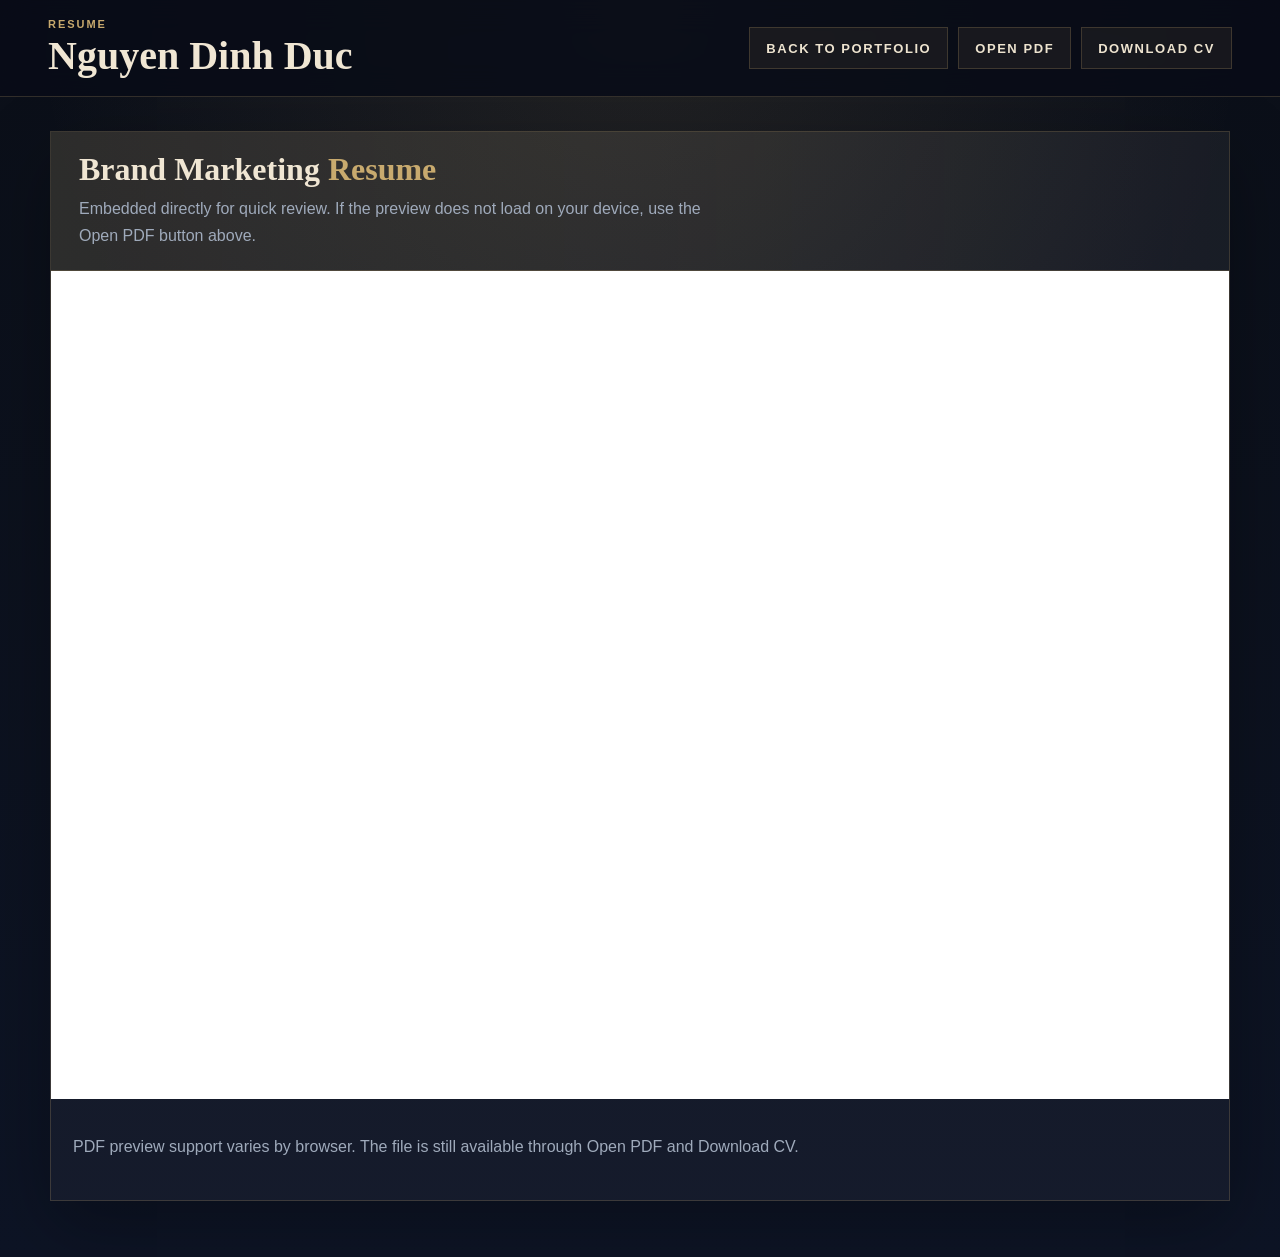
<file: resume.html>
<!doctype html>
<html lang="en">
<head>
  <meta charset="utf-8">
  <meta name="viewport" content="width=device-width, initial-scale=1">
  <title>Nguyen Dinh Duc Resume</title>
  <meta name="description" content="Resume of Nguyen Dinh Duc for brand marketing and IMC planning roles.">
  <style>
    :root {
      --bg: #0b0f18;
      --panel: #10182a;
      --panel-2: #0d1425;
      --text: #ede3cf;
      --muted: #9faabb;
      --line: rgba(200, 170, 110, .22);
      --gold: #c8aa6e;
      --gold-bright: #f0e6d3;
    }

    * { box-sizing: border-box; }

    body {
      margin: 0;
      min-height: 100vh;
      background:
        radial-gradient(circle at top, rgba(200, 170, 110, .12), transparent 38rem),
        linear-gradient(180deg, var(--bg) 0%, var(--panel-2) 100%);
      color: var(--text);
      font-family: Inter, Arial, sans-serif;
    }

    a { color: inherit; }

    .topbar {
      position: sticky;
      top: 0;
      z-index: 10;
      display: flex;
      align-items: center;
      justify-content: space-between;
      gap: 16px;
      padding: 18px clamp(18px, 4vw, 48px);
      border-bottom: 1px solid var(--line);
      background: rgba(8, 12, 23, .88);
      backdrop-filter: blur(16px);
    }

    .brand {
      display: grid;
      gap: 4px;
    }

    .eyebrow {
      color: var(--gold);
      font-family: "Barlow Condensed", Arial, sans-serif;
      font-size: 11px;
      font-weight: 700;
      letter-spacing: .18em;
      text-transform: uppercase;
    }

    h1, h2 {
      margin: 0;
      font-family: "Cinzel", Georgia, serif;
      line-height: 1.1;
      color: var(--gold-bright);
    }

    h1 { font-size: clamp(24px, 4vw, 40px); }
    h2 { font-size: clamp(22px, 3vw, 32px); }

    .actions {
      display: flex;
      flex-wrap: wrap;
      gap: 10px;
    }

    .btn {
      display: inline-flex;
      align-items: center;
      justify-content: center;
      min-height: 42px;
      padding: 11px 16px;
      border: 1px solid var(--line);
      background: rgba(200, 170, 110, .08);
      color: var(--text);
      text-decoration: none;
      font-family: "Barlow Condensed", Arial, sans-serif;
      font-size: 13px;
      font-weight: 700;
      letter-spacing: .12em;
      text-transform: uppercase;
      transition: transform .2s ease, border-color .2s ease, background .2s ease;
    }

    .btn:hover {
      transform: translateY(-2px);
      border-color: rgba(200, 170, 110, .55);
      background: rgba(200, 170, 110, .16);
    }

    main {
      width: min(1180px, calc(100% - 32px));
      margin: 0 auto;
      padding: 34px 0 56px;
    }

    .resume-block {
      overflow: hidden;
      border: 1px solid var(--line);
      background: rgba(255, 255, 255, .03);
      box-shadow: 0 24px 70px rgba(0, 0, 0, .28);
    }

    .resume-head {
      display: flex;
      align-items: center;
      justify-content: space-between;
      gap: 14px;
      padding: 20px clamp(18px, 3vw, 28px);
      border-bottom: 1px solid var(--line);
      background: linear-gradient(90deg, rgba(200, 170, 110, .14), rgba(255, 255, 255, .02));
    }

    .resume-head p {
      margin: 8px 0 0;
      color: var(--muted);
      line-height: 1.7;
      max-width: 640px;
    }

    .viewer {
      height: min(92vh, 980px);
      min-height: 620px;
      background: #fff;
    }

    .viewer iframe {
      display: block;
      width: 100%;
      height: 100%;
      border: 0;
      background: #fff;
    }

    .mobile-fallback {
      padding: 18px 22px 24px;
      color: var(--muted);
      line-height: 1.7;
    }

    @media (max-width: 760px) {
      .topbar,
      .resume-head {
        align-items: flex-start;
        flex-direction: column;
      }

      .viewer {
        height: 76vh;
        min-height: 520px;
      }
    }
  </style>
</head>
<body>
  <header class="topbar">
    <div class="brand">
      <div class="eyebrow">Resume</div>
      <h1>Nguyen Dinh Duc</h1>
    </div>
    <nav class="actions" aria-label="Resume actions">
      <a class="btn" href="index.html">Back to Portfolio</a>
      <a class="btn" href="assets/NguyenDinhDuc_CV_Garena_AOV.pdf" target="_blank" rel="noopener">Open PDF</a>
      <a class="btn" href="assets/NguyenDinhDuc_CV_Garena_AOV.pdf" download>Download CV</a>
    </nav>
  </header>

  <main>
    <section class="resume-block" aria-labelledby="resume-title">
      <div class="resume-head">
        <div>
          <h2 id="resume-title">Brand Marketing <span style="color: var(--gold);">Resume</span></h2>
          <p>Embedded directly for quick review. If the preview does not load on your device, use the Open PDF button above.</p>
        </div>
      </div>
      <div class="viewer">
        <iframe src="assets/NguyenDinhDuc_CV_Garena_AOV.pdf" title="Nguyen Dinh Duc resume"></iframe>
      </div>
      <p class="mobile-fallback">PDF preview support varies by browser. The file is still available through Open PDF and Download CV.</p>
    </section>
  </main>
</body>
</html>
</file>
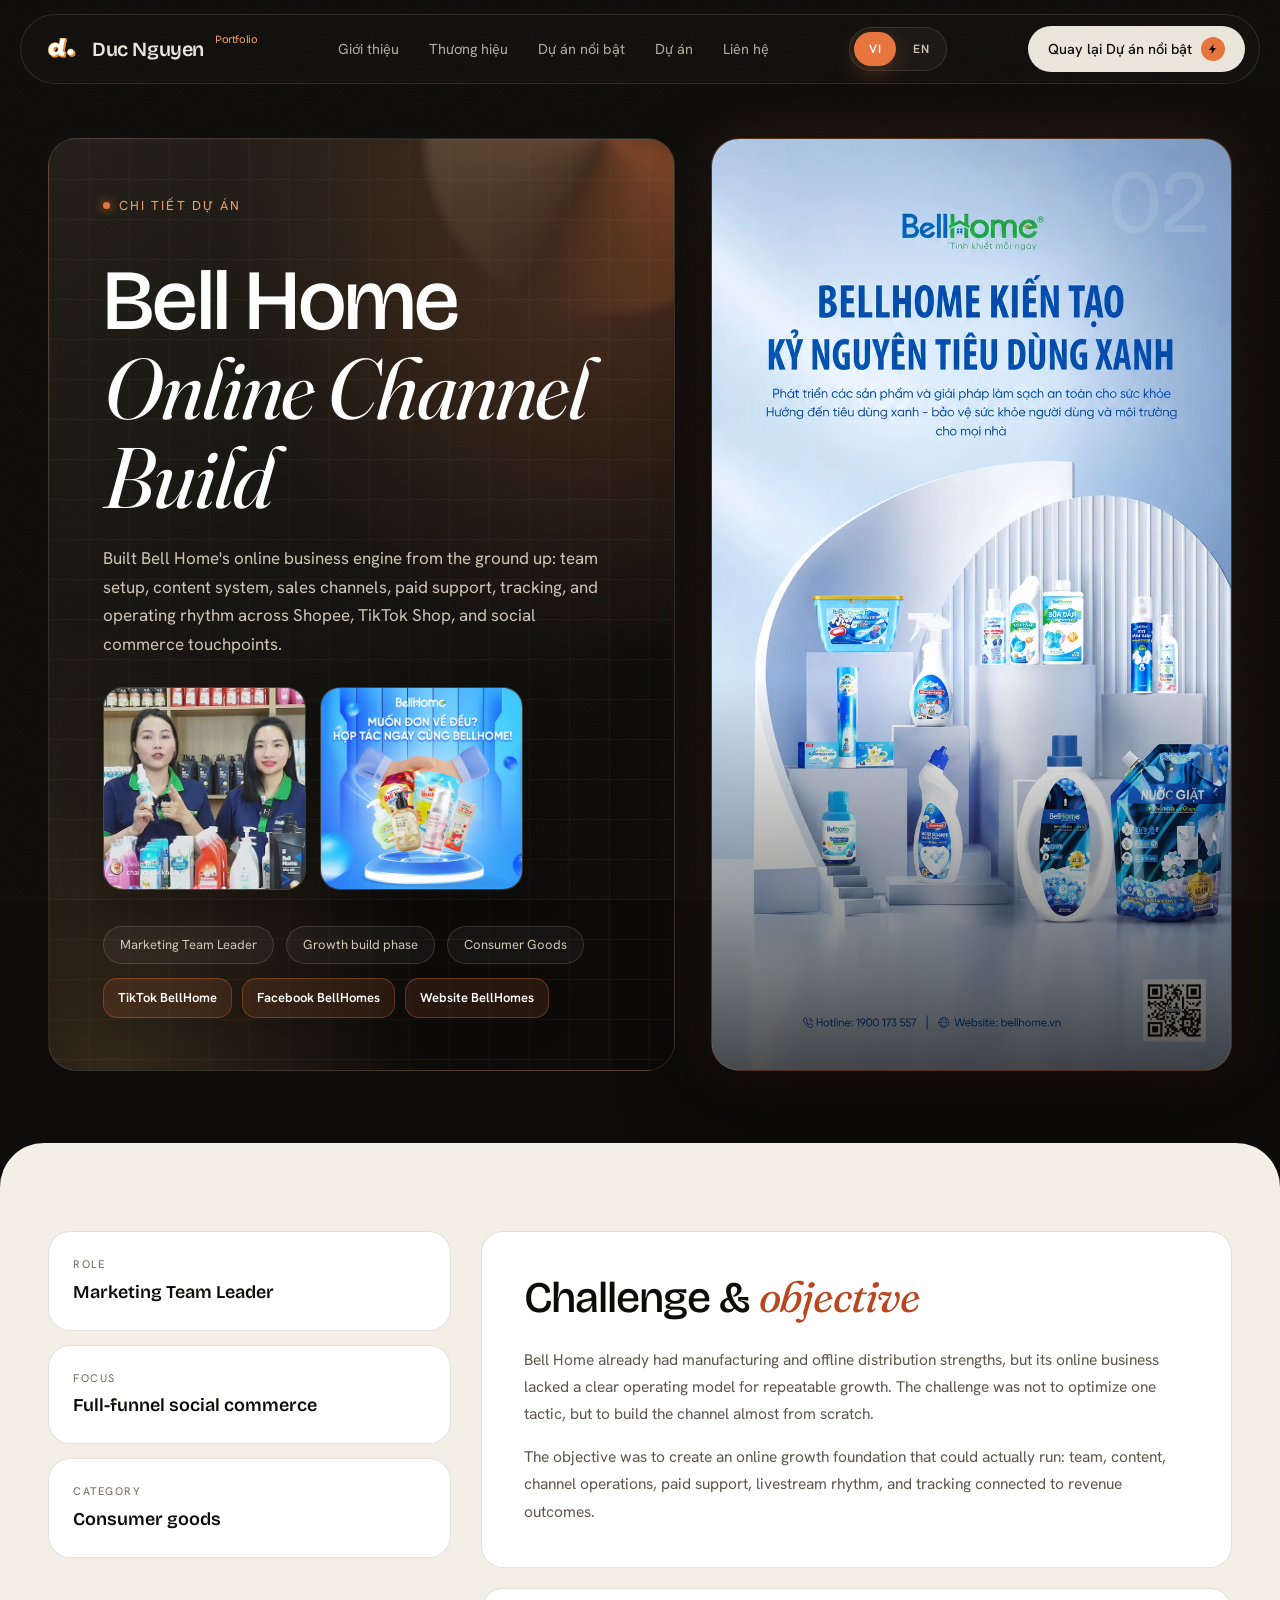
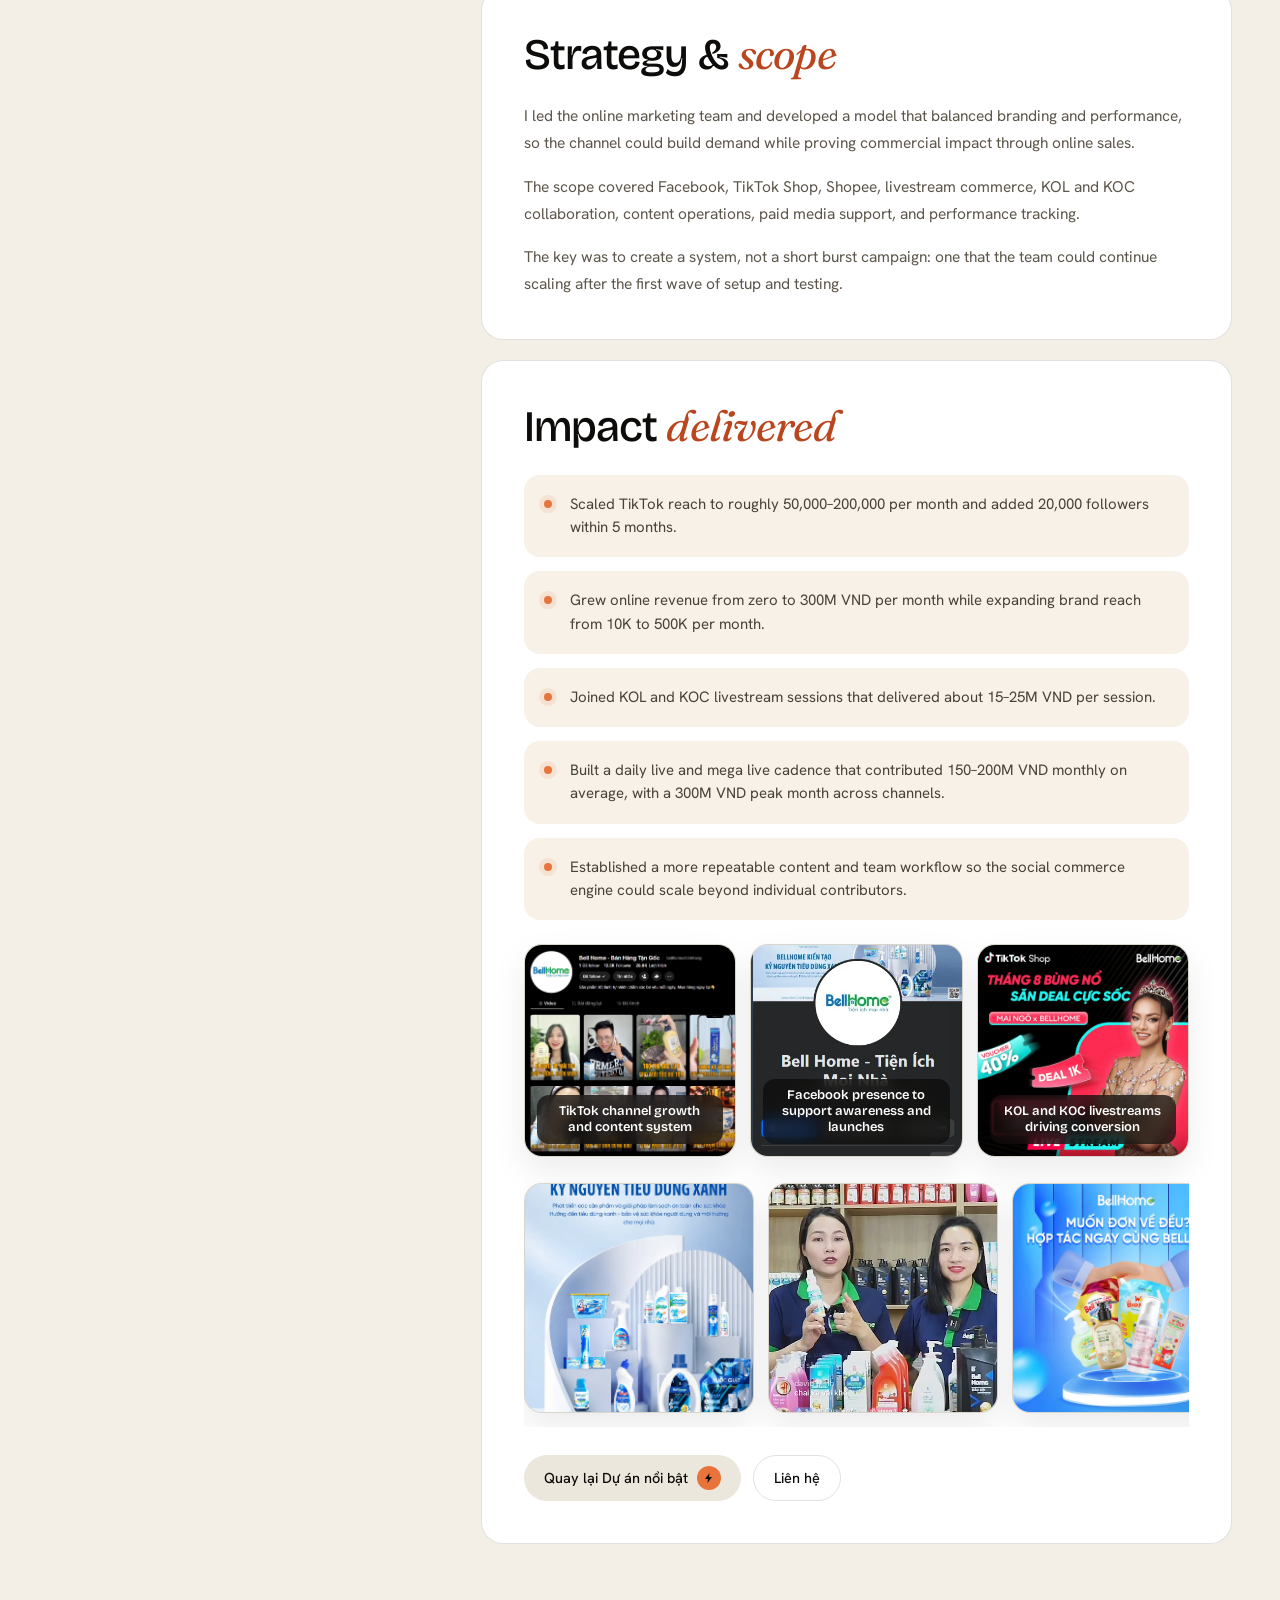
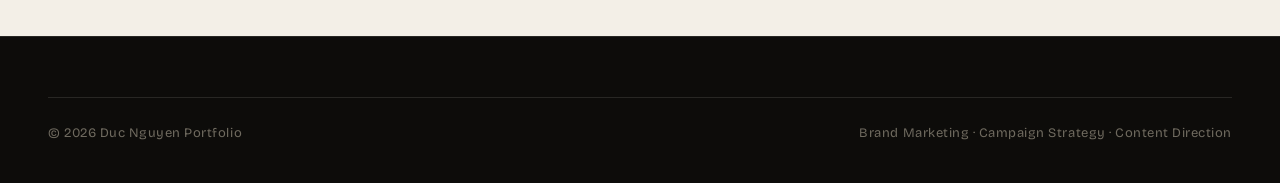
<file: case-studies/bell-home-xay-kenh-online-tu-con-so-0.html>
<!DOCTYPE html>
<html lang="en">
<head>
<meta charset="UTF-8">
<meta name="viewport" content="width=device-width, initial-scale=1.0">
<title>Bell Home — Online Channel Build | Nguyen Dinh Duc</title>
<meta name="description" content="Bell Home case study from the brand marketing portfolio of Nguyen Dinh Duc.">
<link rel="preconnect" href="https://fonts.googleapis.com">
<link rel="preconnect" href="https://fonts.gstatic.com" crossorigin>
<link href="https://fonts.googleapis.com/css2?family=Bricolage+Grotesque:opsz,wght@12..96,300..800&family=Fraunces:ital,opsz,wght@0,9..144,300..600;1,9..144,300..600&family=Hanken+Grotesk:wght@300..700&display=swap" rel="stylesheet">
<link rel="stylesheet" href="../assets/style.css">
<link rel="stylesheet" href="../assets/case-study.css">
</head>
<body class="case-page">
<nav>
  <div class="bar wrap">
    <a href="../index.html" class="logo">
      <span class="mark"><img src="../assets/logo.webp" alt="" aria-hidden="true"></span>
      <span>Duc Nguyen</span><small>Portfolio</small>
    </a>
    <div class="menu">
      <a href="../index.html#about">About</a>
      <a href="../index.html#work">Case Studies</a>
      <a href="../index.html#capabilities">Capabilities</a>
      <a href="../resume.html">Resume</a>
      <a href="../index.html#contact">Contact</a>
    </div>
    <a href="../index.html#work" class="btn btn-amber">Back to Case Studies <span class="bolt"><svg viewBox="0 0 24 24" fill="none"><path d="M13 2 4 14h6l-1 8 9-12h-6l1-8Z" fill="#0d0c0a"/></svg></span></a>
  </div>
</nav>

<main>
  <header class="case-hero">
    <div class="wrap case-hero-grid">
      <div class="case-copy reveal">
        <div>
          <div class="eyebrow"><span class="dot"></span>Selected Work</div>
          <h1 class="display">Bell Home <span class="serif-it">Online Channel Build</span></h1>
          <p class="case-lead">Built Bell Home's online business engine from the ground up: team setup, content system, sales channels, paid support, tracking, and operating rhythm across Shopee, TikTok Shop, and social commerce touchpoints.</p>
        </div>
        <div class="case-mini-gallery">
          <figure class="case-mini-frame"><img src="../case-assets/bell-home-live-square.webp" alt="Bell Home livestream"></figure>
          <figure class="case-mini-frame"><img src="../case-assets/bell-home-partnership-square.webp" alt="Bell Home campaign partnership"></figure>
        </div>
        <div class="case-tags">
          <span>Marketing Team Leader</span>
          <span>Growth build phase</span>
          <span>Consumer Goods</span>
        </div>
        <div class="case-channel-tags">
          <a href="https://www.tiktok.com/@bellhomechinhhang?lang=vi-VN" target="_blank" rel="noopener">TikTok BellHome</a>
          <a href="https://www.facebook.com/bellhomevietnam.vn" target="_blank" rel="noopener">Facebook BellHome</a>
          <a href="https://bellhome.vn/" target="_blank" rel="noopener">Website BellHome</a>
        </div>
      </div>
      <figure class="case-media reveal">
        <img src="../case-assets/bell-home-green-consumption.webp" alt="Bell Home campaign visual">
        <span class="case-number">02</span>
      </figure>
    </div>
  </header>

  <section class="case-content">
    <div class="wrap case-content-grid">
      <aside class="case-summary reveal" aria-label="Project summary">
        <div class="case-summary-card"><div class="label">Role</div><div class="value">Marketing Team Leader</div></div>
        <div class="case-summary-card"><div class="label">Focus</div><div class="value">Full-funnel social commerce</div></div>
        <div class="case-summary-card"><div class="label">Category</div><div class="value">Consumer goods</div></div>
      </aside>
      <div>
        <article class="case-story reveal">
          <h2>Challenge &amp; <span class="serif-it">objective</span></h2>
          <p>Bell Home already had manufacturing and offline distribution strengths, but its online business lacked a clear operating model for repeatable growth. The challenge was not to optimize one tactic, but to build the channel almost from scratch.</p>
          <p>The objective was to create an online growth foundation that could actually run: team, content, channel operations, paid support, livestream rhythm, and tracking connected to revenue outcomes.</p>
        </article>
        <article class="case-story reveal">
          <h2>Strategy &amp; <span class="serif-it">scope</span></h2>
          <p>I led the online marketing team and developed a model that balanced branding and performance, so the channel could build demand while proving commercial impact through online sales.</p>
          <p>The scope covered Facebook, TikTok Shop, Shopee, livestream commerce, KOL and KOC collaboration, content operations, paid media support, and performance tracking.</p>
          <p>The key was to create a system, not a short burst campaign: one that the team could continue scaling after the first wave of setup and testing.</p>
        </article>
        <article class="case-story reveal">
          <h2>Impact <span class="serif-it">delivered</span></h2>
          <ul class="case-highlights">
            <li>Scaled TikTok reach to roughly 50,000–200,000 per month and added 20,000 followers within 5 months.</li>
            <li>Grew online revenue from zero to 300M VND per month while expanding brand reach from 10K to 500K per month.</li>
            <li>Joined KOL and KOC livestream sessions that delivered about 15–25M VND per session.</li>
            <li>Built a daily live and mega live cadence that contributed 150–200M VND monthly on average, with a 300M VND peak month across channels.</li>
            <li>Established a more repeatable content and team workflow so the social commerce engine could scale beyond individual contributors.</li>
          </ul>
          <div class="case-highlight-gallery">
            <figure><img src="../case-assets/bell-home-tiktok-channel.webp" alt="Bell Home TikTok channel"><figcaption>TikTok channel growth and content system</figcaption></figure>
            <figure><img src="../case-assets/bell-home-facebook-channel.webp" alt="Bell Home Facebook channel"><figcaption>Facebook presence to support awareness and launches</figcaption></figure>
            <figure><img src="../case-assets/bell-home-kol-koc-live.webp" alt="Bell Home KOL livestream"><figcaption>KOL and KOC livestreams driving conversion</figcaption></figure>
          </div>
          <div class="case-actions">
            <a class="btn btn-amber" href="../index.html#work">Back to Case Studies <span class="bolt"><svg viewBox="0 0 24 24" fill="none"><path d="M13 2 4 14h6l-1 8 9-12h-6l1-8Z" fill="#0d0c0a"/></svg></span></a>
            <a class="btn btn-outline" href="../index.html#contact">Contact</a>
          </div>
        </article>
      </div>
    </div>
  </section>
</main>

<footer>
  <div class="wrap">
    <div class="foot-bot">
      <small>© 2026 Duc Nguyen Portfolio</small>
      <small>Brand Marketing · Campaign Strategy · Content Direction</small>
    </div>
  </div>
</footer>
<script src="../assets/script.js"></script>
</body>
</html>
</file>
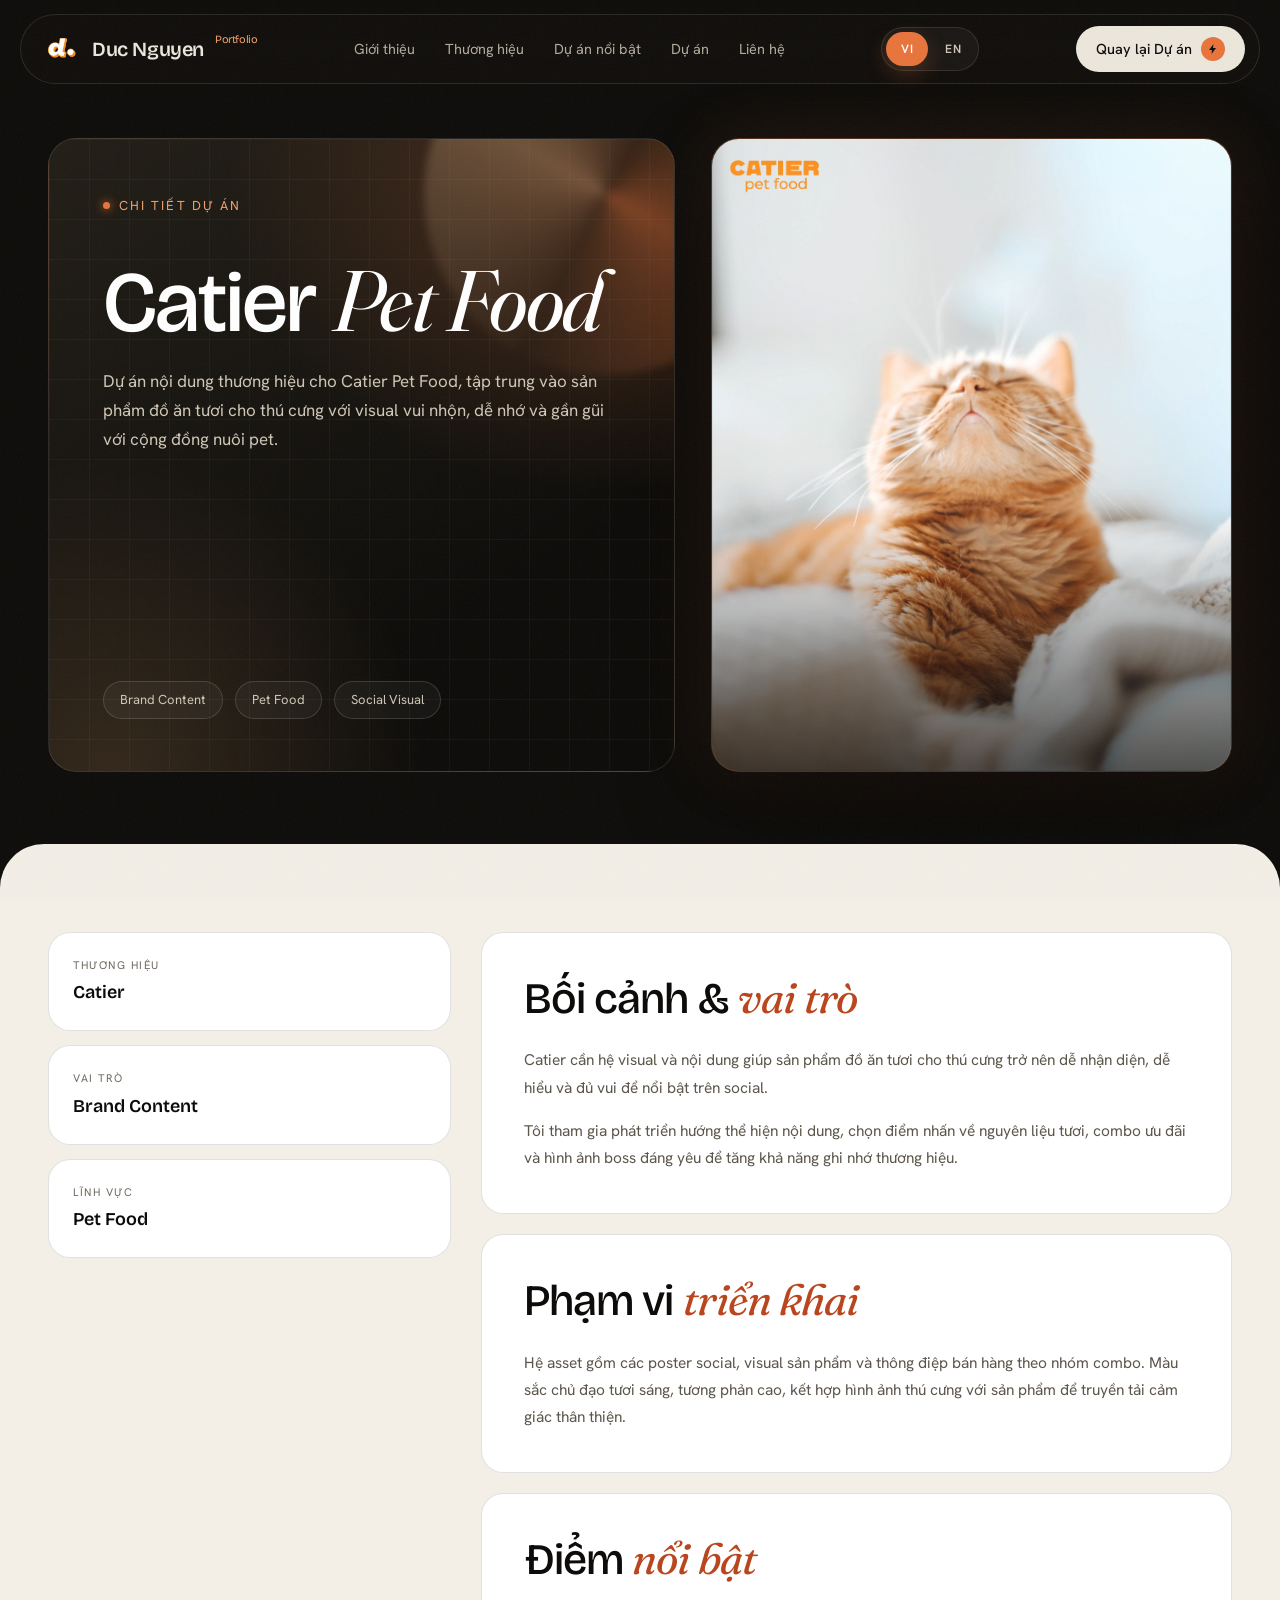
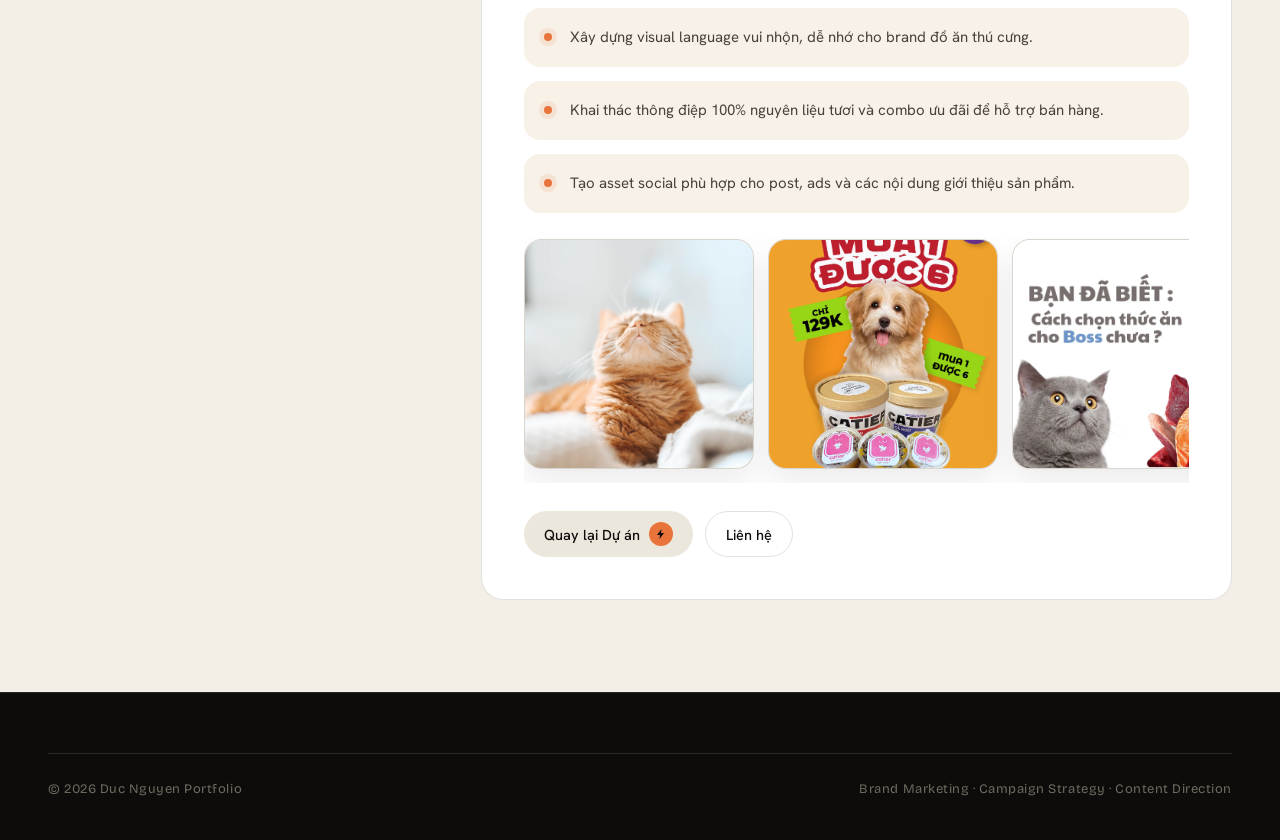
<file: case-studies/catier-brand-do-an-cho-thu-cung.html>
<!DOCTYPE html>
<html lang="vi">
<head>
<meta charset="UTF-8">
<meta name="viewport" content="width=device-width, initial-scale=1.0">
<title>Catier - Brand đồ ăn cho thú cưng | Nguyễn Đình Đức</title>
<meta name="description" content="Project detail Catier Pet Food trong portfolio Brand Marketing của Nguyễn Đình Đức.">
<link rel="preconnect" href="https://fonts.googleapis.com">
<link rel="preconnect" href="https://fonts.gstatic.com" crossorigin>
<link href="https://fonts.googleapis.com/css2?family=Bricolage+Grotesque:opsz,wght@12..96,300..800&family=Fraunces:ital,opsz,wght@0,9..144,300..600;1,9..144,300..600&family=Hanken+Grotesk:wght@300..700&display=swap" rel="stylesheet">
<link rel="stylesheet" href="../assets/style.css">
<link rel="stylesheet" href="../assets/case-study.css">
</head>
<body class="case-page">
<nav><div class="bar wrap"><a href="../index.html" class="logo"><span class="mark"><img src="../assets/logo.webp" alt="" aria-hidden="true"></span><span>Duc Nguyen</span><small>Portfolio</small></a><div class="menu"><a href="../index.html#about">About</a><a href="../index.html#brands">Brands</a><a href="../index.html#work">Work</a><a href="../index.html#projects">Projects</a><a href="../index.html#contact">Contact</a></div><a href="../index.html#projects" class="btn btn-amber">Back to Projects <span class="bolt"><svg viewBox="0 0 24 24" fill="none"><path d="M13 2 4 14h6l-1 8 9-12h-6l1-8Z" fill="#0d0c0a"/></svg></span></a></div></nav>
<main>
  <header class="case-hero"><div class="wrap case-hero-grid"><div class="case-copy reveal"><div><div class="eyebrow"><span class="dot"></span>Project Detail</div><h1 class="display">Catier <span class="serif-it">Pet Food</span></h1><p class="case-lead">Dự án nội dung thương hiệu cho Catier Pet Food, tập trung vào sản phẩm đồ ăn tươi cho thú cưng với visual vui nhộn, dễ nhớ và gần gũi với cộng đồng nuôi pet.</p></div><div class="case-tags"><span>Brand Content</span><span>Pet Food</span><span>Social Visual</span></div></div><figure class="case-media reveal"><img src="../case-assets/catier-pet-food-hero.webp" alt="Catier pet food"><span class="case-number">P6</span></figure></div></header>
  <section class="case-content"><div class="wrap case-content-grid"><aside class="case-summary reveal" aria-label="Tóm tắt dự án"><div class="case-summary-card"><div class="label">Thương hiệu</div><div class="value">Catier</div></div><div class="case-summary-card"><div class="label">Vai trò</div><div class="value">Brand Content</div></div><div class="case-summary-card"><div class="label">Lĩnh vực</div><div class="value">Pet Food</div></div></aside><div><article class="case-story reveal"><h2>Bối cảnh & <span class="serif-it">vai trò</span></h2><p>Catier cần hệ visual và nội dung giúp sản phẩm đồ ăn tươi cho thú cưng trở nên dễ nhận diện, dễ hiểu và đủ vui để nổi bật trên social.</p><p>Tôi tham gia phát triển hướng thể hiện nội dung, chọn điểm nhấn về nguyên liệu tươi, combo ưu đãi và hình ảnh boss đáng yêu để tăng khả năng ghi nhớ thương hiệu.</p></article><article class="case-story reveal"><h2>Phạm vi <span class="serif-it">triển khai</span></h2><p>Hệ asset gồm các poster social, visual sản phẩm và thông điệp bán hàng theo nhóm combo. Màu sắc chủ đạo tươi sáng, tương phản cao, kết hợp hình ảnh thú cưng với sản phẩm để truyền tải cảm giác thân thiện.</p></article><article class="case-story reveal"><h2>Điểm <span class="serif-it">nổi bật</span></h2><ul class="case-highlights"><li>Xây dựng visual language vui nhộn, dễ nhớ cho brand đồ ăn thú cưng.</li><li>Khai thác thông điệp 100% nguyên liệu tươi và combo ưu đãi để hỗ trợ bán hàng.</li><li>Tạo asset social phù hợp cho post, ads và các nội dung giới thiệu sản phẩm.</li></ul><div class="case-actions"><a class="btn btn-amber" href="../index.html#projects">Quay lại Projects <span class="bolt"><svg viewBox="0 0 24 24" fill="none"><path d="M13 2 4 14h6l-1 8 9-12h-6l1-8Z" fill="#0d0c0a"/></svg></span></a><a class="btn btn-outline" href="../index.html#contact">Liên hệ</a></div></article></div></div></section>
</main>
<footer><div class="wrap"><div class="foot-bot"><small>© 2026 Duc Nguyen Portfolio</small><small>Brand Marketing · Campaign Strategy · Content Direction</small></div></div></footer>
<script src="../assets/script.js"></script>
</body>
</html>
</file>
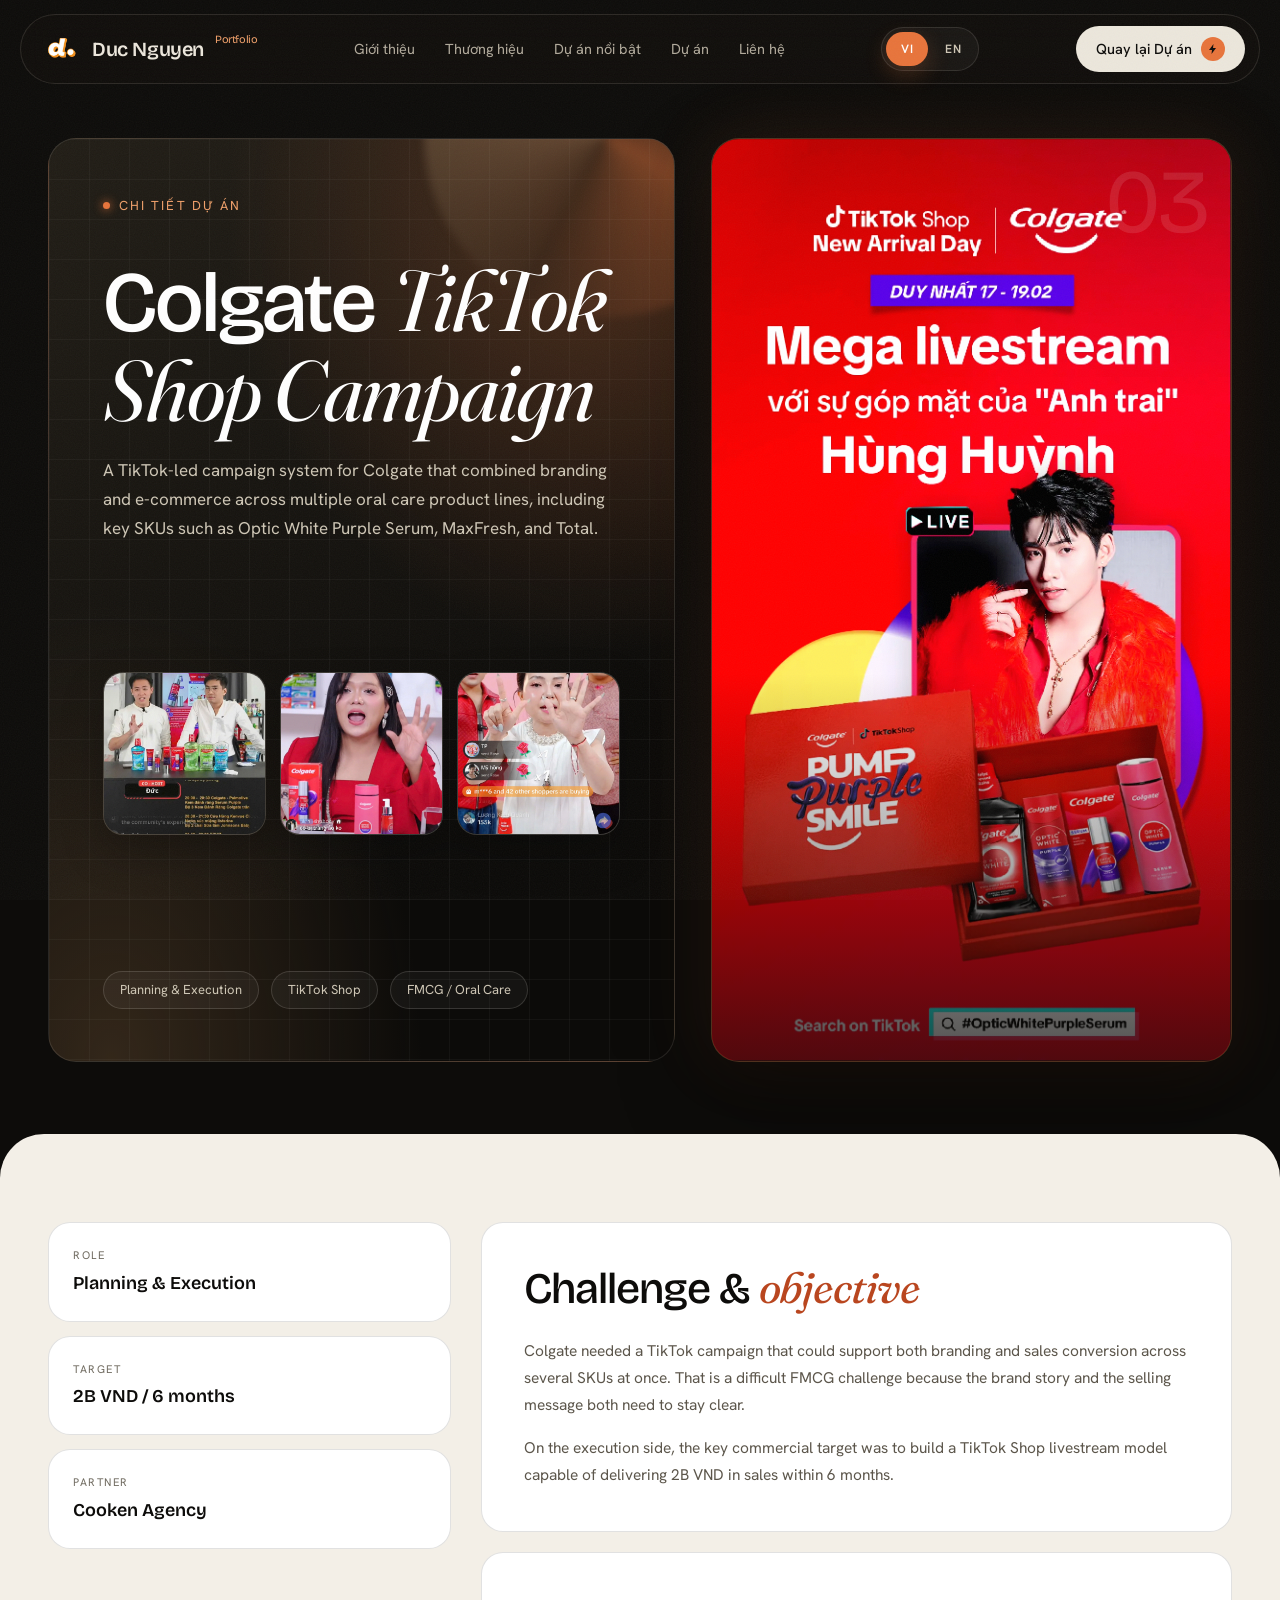
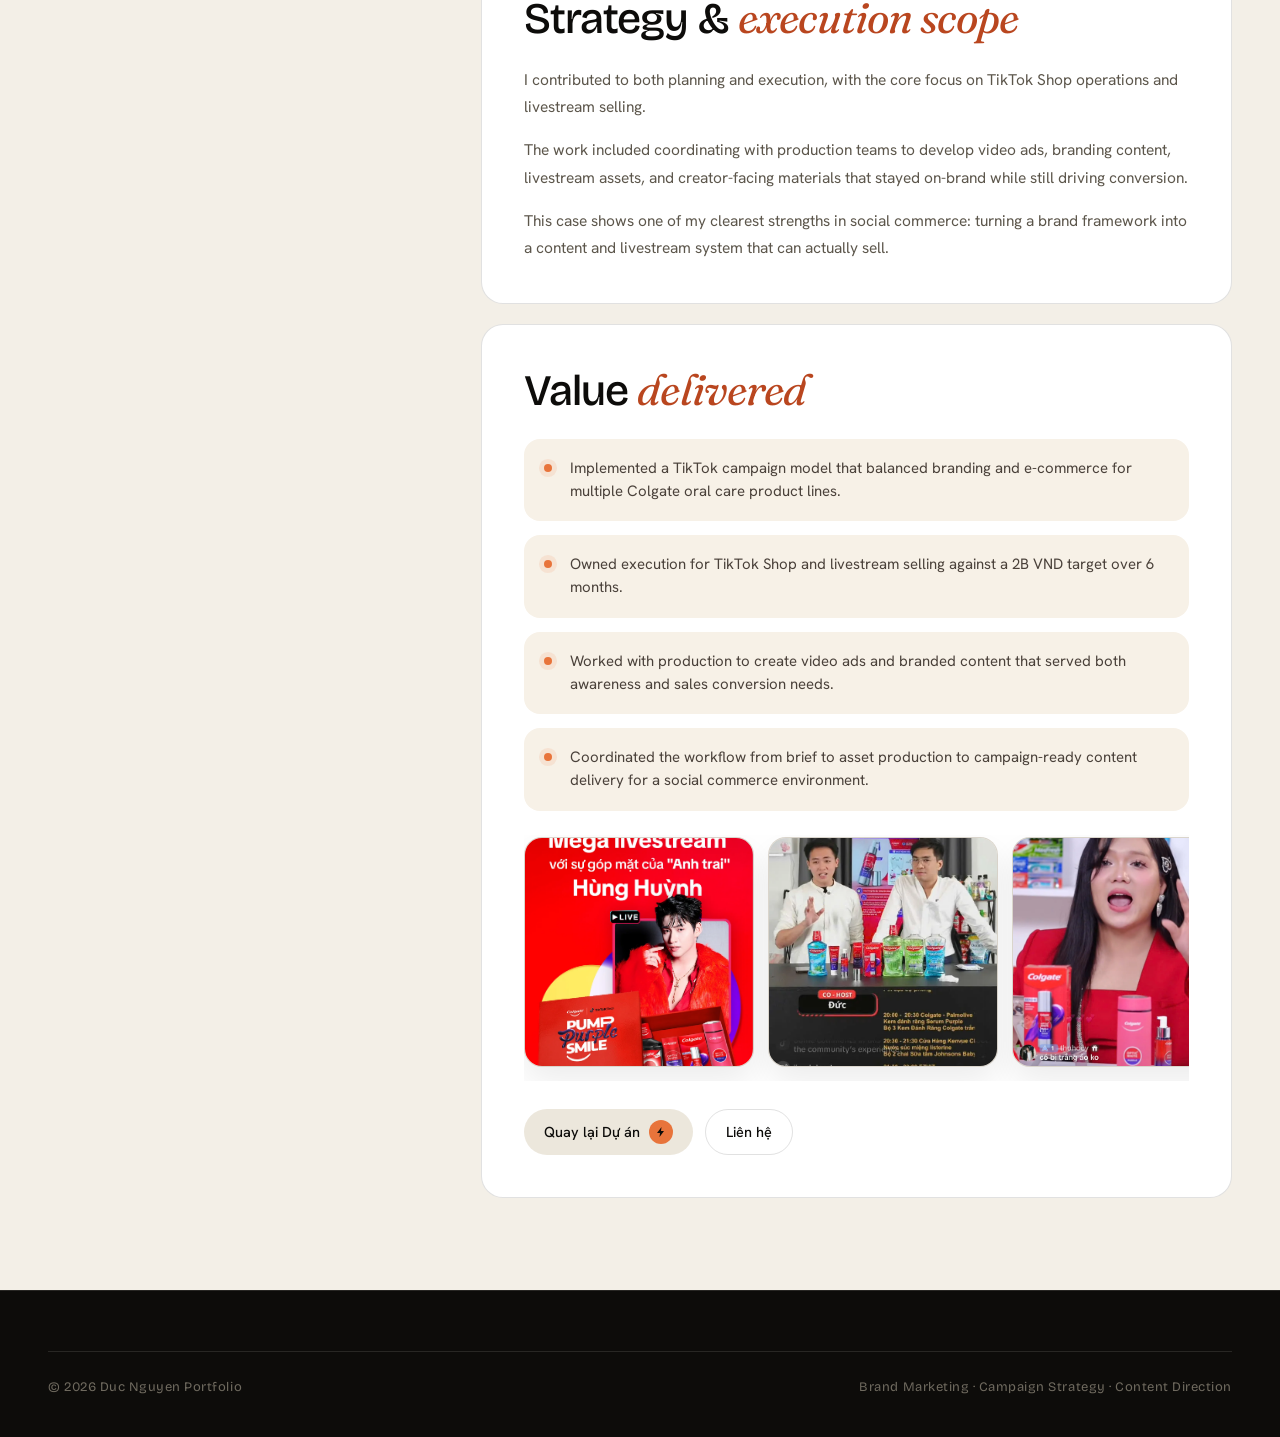
<file: case-studies/colgate-multi-product-content-campaign.html>
<!DOCTYPE html>
<html lang="en">
<head>
<meta charset="UTF-8">
<meta name="viewport" content="width=device-width, initial-scale=1.0">
<title>Colgate — Multi-product Campaign | Nguyen Dinh Duc</title>
<meta name="description" content="Colgate TikTok Shop case study from the brand marketing portfolio of Nguyen Dinh Duc.">
<link rel="preconnect" href="https://fonts.googleapis.com">
<link rel="preconnect" href="https://fonts.gstatic.com" crossorigin>
<link href="https://fonts.googleapis.com/css2?family=Bricolage+Grotesque:opsz,wght@12..96,300..800&family=Fraunces:ital,opsz,wght@0,9..144,300..600;1,9..144,300..600&family=Hanken+Grotesk:wght@300..700&display=swap" rel="stylesheet">
<link rel="stylesheet" href="../assets/style.css">
<link rel="stylesheet" href="../assets/case-study.css">
</head>
<body class="case-page">
<nav>
  <div class="bar wrap">
    <a href="../index.html" class="logo"><span class="mark"><img src="../assets/logo.webp" alt="" aria-hidden="true"></span><span>Duc Nguyen</span><small>Portfolio</small></a>
    <div class="menu"><a href="../index.html#about">About</a><a href="../index.html#work">Case Studies</a><a href="../index.html#capabilities">Capabilities</a><a href="../resume.html">Resume</a><a href="../index.html#contact">Contact</a></div>
    <a href="../index.html#work" class="btn btn-amber">Back to Case Studies <span class="bolt"><svg viewBox="0 0 24 24" fill="none"><path d="M13 2 4 14h6l-1 8 9-12h-6l1-8Z" fill="#0d0c0a"/></svg></span></a>
  </div>
</nav>
<main>
  <header class="case-hero">
    <div class="wrap case-hero-grid">
      <div class="case-copy reveal">
        <div>
          <div class="eyebrow"><span class="dot"></span>Selected Work</div>
          <h1 class="display">Colgate <span class="serif-it">TikTok Shop Campaign</span></h1>
          <p class="case-lead">A TikTok-led campaign system for Colgate that combined branding and e-commerce across multiple oral care product lines, including key SKUs such as Optic White Purple Serum, MaxFresh, and Total.</p>
        </div>
        <div class="case-mini-gallery case-mini-gallery-three">
          <figure class="case-mini-frame"><img src="../case-assets/colgate-livestream-pewpew.webp" alt="Colgate livestream with PewPew"></figure>
          <figure class="case-mini-frame"><img src="../case-assets/colgate-livestream-norinpham.webp" alt="Colgate livestream with NorinPham"></figure>
          <figure class="case-mini-frame"><img src="../case-assets/colgate-livestream-nguyen-thi.webp" alt="Colgate TikTok Shop livestream"></figure>
        </div>
        <div class="case-tags"><span>Planning &amp; Execution</span><span>TikTok Shop</span><span>FMCG / Oral Care</span></div>
      </div>
      <figure class="case-media reveal">
        <img src="../case-assets/colgate-mega-livestream-hung-huynh.webp" alt="Colgate mega livestream">
        <span class="case-number">03</span>
      </figure>
    </div>
  </header>

  <section class="case-content">
    <div class="wrap case-content-grid">
      <aside class="case-summary reveal" aria-label="Project summary">
        <div class="case-summary-card"><div class="label">Role</div><div class="value">Planning &amp; Execution</div></div>
        <div class="case-summary-card"><div class="label">Target</div><div class="value">2B VND / 6 months</div></div>
        <div class="case-summary-card"><div class="label">Partner</div><div class="value">Cooken Agency</div></div>
      </aside>
      <div>
        <article class="case-story reveal">
          <h2>Challenge &amp; <span class="serif-it">objective</span></h2>
          <p>Colgate needed a TikTok campaign that could support both branding and sales conversion across several SKUs at once. That is a difficult FMCG challenge because the brand story and the selling message both need to stay clear.</p>
          <p>On the execution side, the key commercial target was to build a TikTok Shop livestream model capable of delivering 2B VND in sales within 6 months.</p>
        </article>
        <article class="case-story reveal">
          <h2>Strategy &amp; <span class="serif-it">execution scope</span></h2>
          <p>I contributed to both planning and execution, with the core focus on TikTok Shop operations and livestream selling.</p>
          <p>The work included coordinating with production teams to develop video ads, branding content, livestream assets, and creator-facing materials that stayed on-brand while still driving conversion.</p>
          <p>This case shows one of my clearest strengths in social commerce: turning a brand framework into a content and livestream system that can actually sell.</p>
        </article>
        <article class="case-story reveal">
          <h2>Value <span class="serif-it">delivered</span></h2>
          <ul class="case-highlights">
            <li>Implemented a TikTok campaign model that balanced branding and e-commerce for multiple Colgate oral care product lines.</li>
            <li>Owned execution for TikTok Shop and livestream selling against a 2B VND target over 6 months.</li>
            <li>Worked with production to create video ads and branded content that served both awareness and sales conversion needs.</li>
            <li>Coordinated the workflow from brief to asset production to campaign-ready content delivery for a social commerce environment.</li>
          </ul>
          <div class="case-actions">
            <a class="btn btn-amber" href="../index.html#work">Back to Case Studies <span class="bolt"><svg viewBox="0 0 24 24" fill="none"><path d="M13 2 4 14h6l-1 8 9-12h-6l1-8Z" fill="#0d0c0a"/></svg></span></a>
            <a class="btn btn-outline" href="../index.html#contact">Contact</a>
          </div>
        </article>
      </div>
    </div>
  </section>
</main>
<footer><div class="wrap"><div class="foot-bot"><small>© 2026 Duc Nguyen Portfolio</small><small>Brand Marketing · Campaign Strategy · Content Direction</small></div></div></footer>
<script src="../assets/script.js"></script>
</body>
</html>
</file>
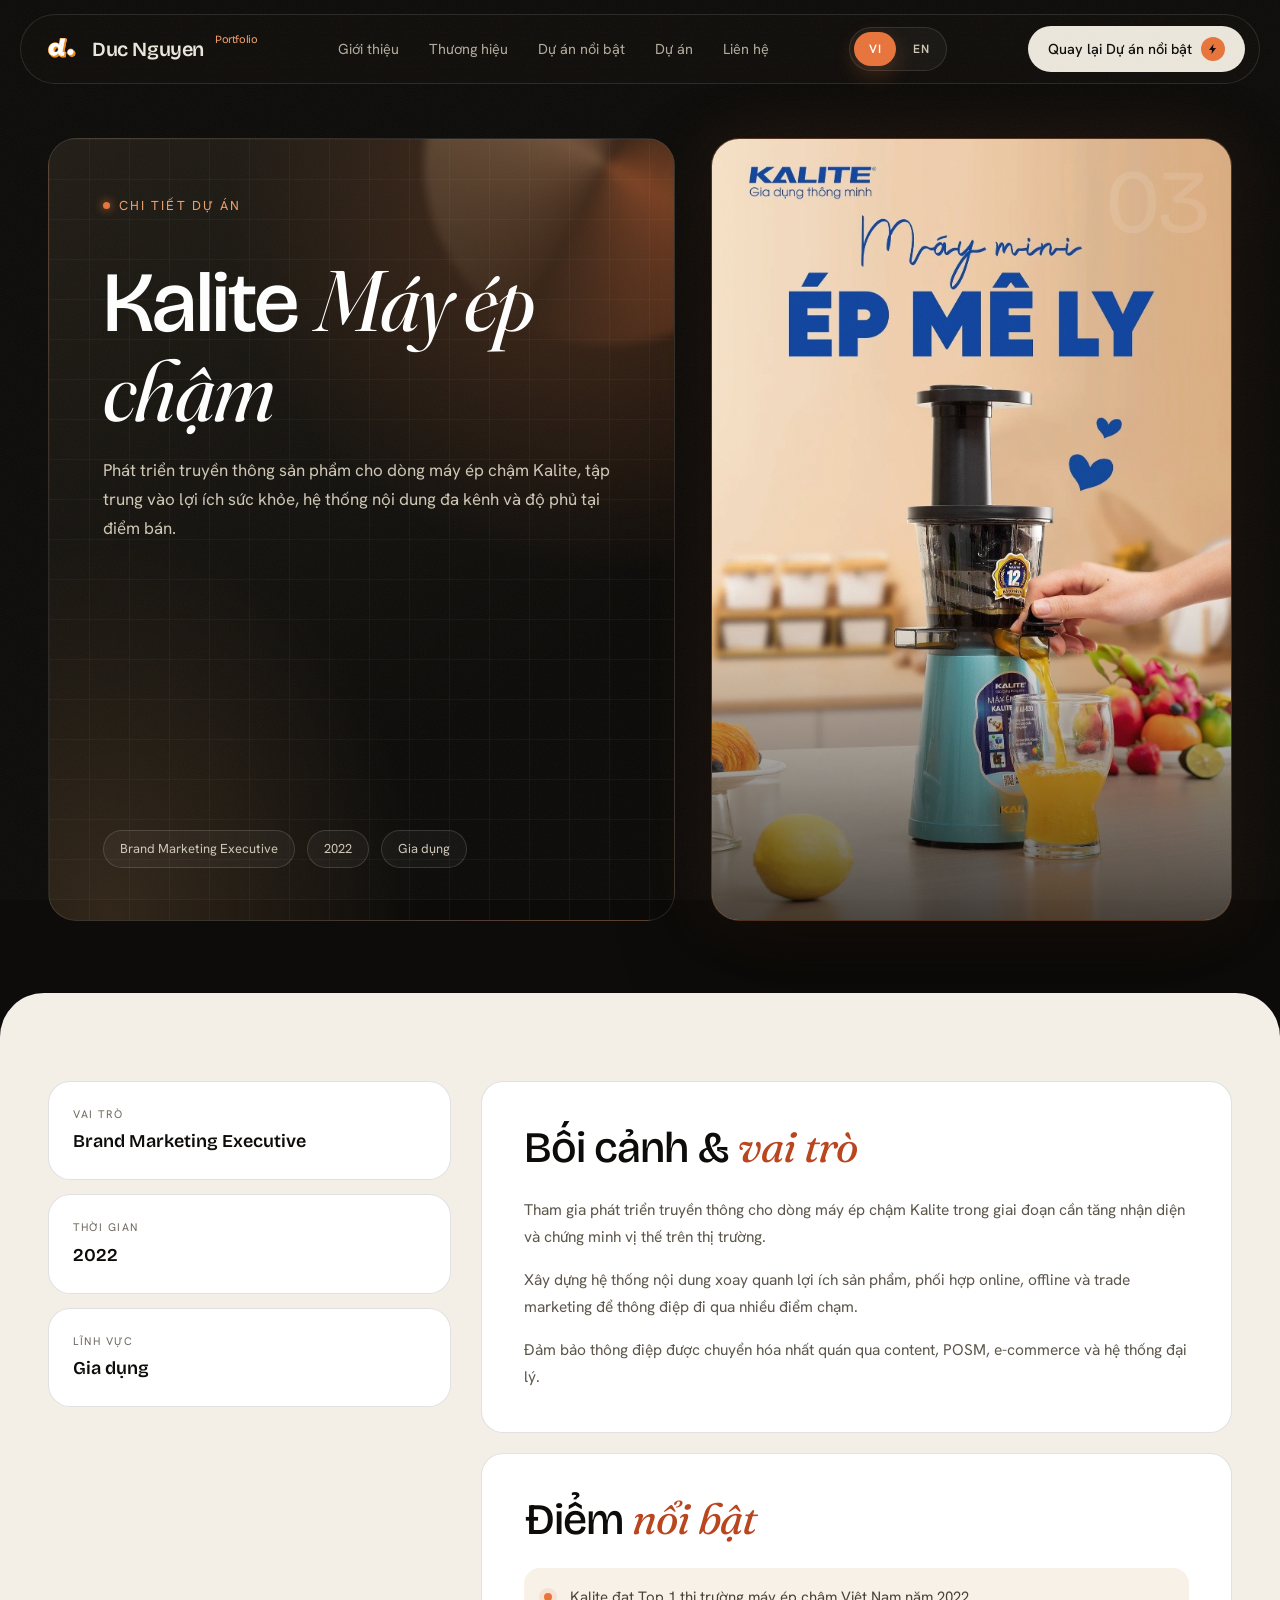
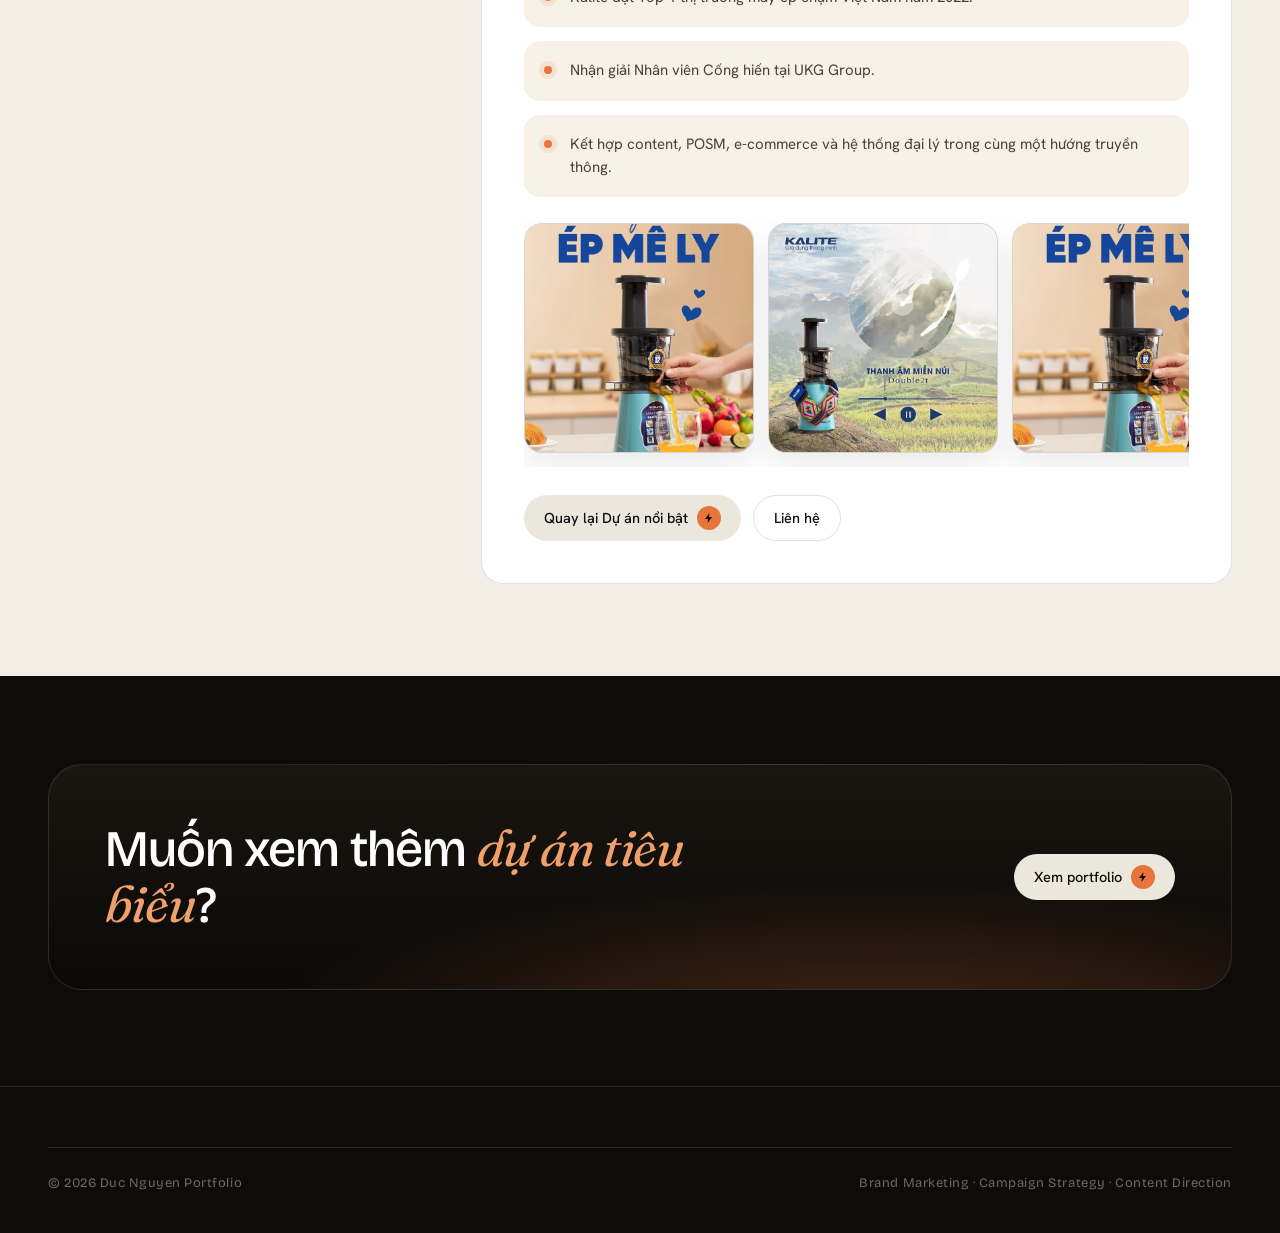
<file: case-studies/kalite-product-communication-may-ep-cham.html>
<!DOCTYPE html>
<html lang="vi">
<head>
<meta charset="UTF-8">
<meta name="viewport" content="width=device-width, initial-scale=1.0">
<title>Kalite - Máy ép chậm | Nguyễn Đình Đức</title>
<meta name="description" content="Case study Kalite - Máy ép chậm trong portfolio Brand Marketing của Nguyễn Đình Đức.">
<link rel="preconnect" href="https://fonts.googleapis.com">
<link rel="preconnect" href="https://fonts.gstatic.com" crossorigin>
<link href="https://fonts.googleapis.com/css2?family=Bricolage+Grotesque:opsz,wght@12..96,300..800&family=Fraunces:ital,opsz,wght@0,9..144,300..600;1,9..144,300..600&family=Hanken+Grotesk:wght@300..700&display=swap" rel="stylesheet">
<link rel="stylesheet" href="../assets/style.css">
<link rel="stylesheet" href="../assets/case-study.css">
</head>
<body class="case-page">
<nav>
  <div class="bar wrap">
    <a href="../index.html" class="logo">
      <span class="mark"><img src="../assets/logo.webp" alt="" aria-hidden="true"></span>
      <span>Duc Nguyen</span><small>Portfolio</small>
    </a>
    <div class="menu">
      <a href="../index.html#about">About</a>
      <a href="../index.html#brands">Brands</a>
      <a href="../index.html#work">Work</a>
      <a href="../index.html#projects">Projects</a>
      <a href="../index.html#contact">Contact</a>
    </div>
    <a href="../index.html#work" class="btn btn-amber">Back to Work <span class="bolt"><svg viewBox="0 0 24 24" fill="none"><path d="M13 2 4 14h6l-1 8 9-12h-6l1-8Z" fill="#0d0c0a"/></svg></span></a>
  </div>
</nav>

<main>
  <header class="case-hero">
    <div class="wrap case-hero-grid">
      <div class="case-copy reveal">
        <div>
          <div class="eyebrow"><span class="dot"></span>Project Detail</div>
          <h1 class="display">Kalite <span class="serif-it">Máy ép chậm</span></h1>
          <p class="case-lead">Phát triển truyền thông sản phẩm cho dòng máy ép chậm Kalite, tập trung vào lợi ích sức khỏe, hệ thống nội dung đa kênh và độ phủ tại điểm bán.</p>
        </div>
        <div class="case-tags">
          <span>Brand Marketing Executive</span>
          <span>2022</span>
          <span>Gia dụng</span>
        </div>
      </div>
      <figure class="case-media reveal">
        <img src="../case-assets/kalite-kl530-may-ep-cham.webp" alt="Kalite máy ép chậm">
        <span class="case-number">03</span>
      </figure>
    </div>
  </header>

  <section class="case-content">
    <div class="wrap case-content-grid">
      <aside class="case-summary reveal" aria-label="Tóm tắt dự án">
        <div class="case-summary-card"><div class="label">Vai trò</div><div class="value">Brand Marketing Executive</div></div>
        <div class="case-summary-card"><div class="label">Thời gian</div><div class="value">2022</div></div>
        <div class="case-summary-card"><div class="label">Lĩnh vực</div><div class="value">Gia dụng</div></div>
      </aside>
      <div>
        <article class="case-story reveal">
          <h2>Bối cảnh & <span class="serif-it">vai trò</span></h2>
          <p>Tham gia phát triển truyền thông cho dòng máy ép chậm Kalite trong giai đoạn cần tăng nhận diện và chứng minh vị thế trên thị trường.</p>
          <p>Xây dựng hệ thống nội dung xoay quanh lợi ích sản phẩm, phối hợp online, offline và trade marketing để thông điệp đi qua nhiều điểm chạm.</p>
          <p>Đảm bảo thông điệp được chuyển hóa nhất quán qua content, POSM, e-commerce và hệ thống đại lý.</p>
        </article>
        <article class="case-story reveal">
          <h2>Điểm <span class="serif-it">nổi bật</span></h2>
          <ul class="case-highlights">
            <li>Kalite đạt Top 1 thị trường máy ép chậm Việt Nam năm 2022.</li>
            <li>Nhận giải Nhân viên Cống hiến tại UKG Group.</li>
            <li>Kết hợp content, POSM, e-commerce và hệ thống đại lý trong cùng một hướng truyền thông.</li>
          </ul>
          <div class="case-actions">
            <a class="btn btn-amber" href="../index.html#work">Quay lại Selected Work <span class="bolt"><svg viewBox="0 0 24 24" fill="none"><path d="M13 2 4 14h6l-1 8 9-12h-6l1-8Z" fill="#0d0c0a"/></svg></span></a>
            <a class="btn btn-outline" href="../index.html#contact">Liên hệ</a>
          </div>
        </article>
      </div>
    </div>
  </section>

  <section class="case-next">
    <div class="wrap">
      <div class="case-next-panel reveal">
        <h2>Muốn xem thêm <span class="serif-it">dự án tiêu biểu</span>?</h2>
        <a class="btn btn-amber" href="../index.html#work">Xem portfolio <span class="bolt"><svg viewBox="0 0 24 24" fill="none"><path d="M13 2 4 14h6l-1 8 9-12h-6l1-8Z" fill="#0d0c0a"/></svg></span></a>
      </div>
    </div>
  </section>
</main>

<footer>
  <div class="wrap">
    <div class="foot-bot">
      <small>© 2026 Duc Nguyen Portfolio</small>
      <small>Brand Marketing · Campaign Strategy · Content Direction</small>
    </div>
  </div>
</footer>
<script src="../assets/script.js"></script>
</body>
</html>
</file>
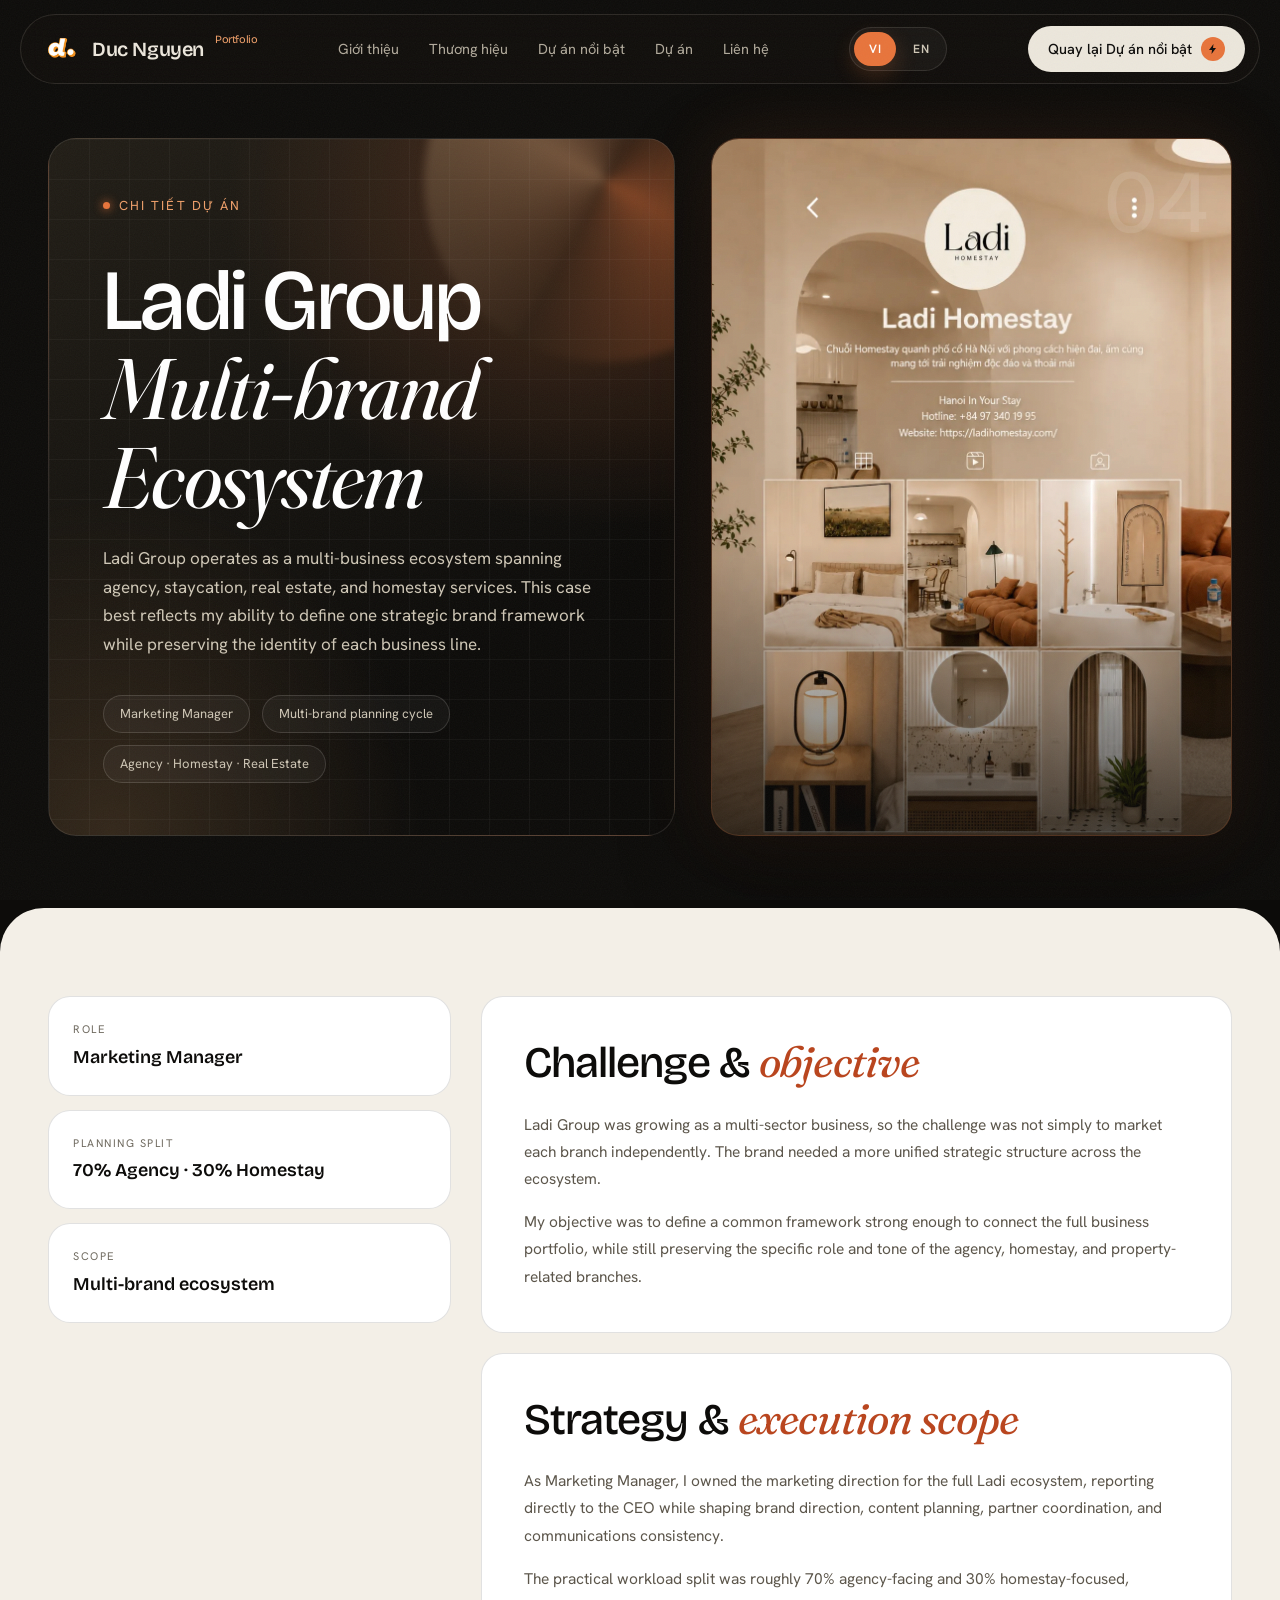
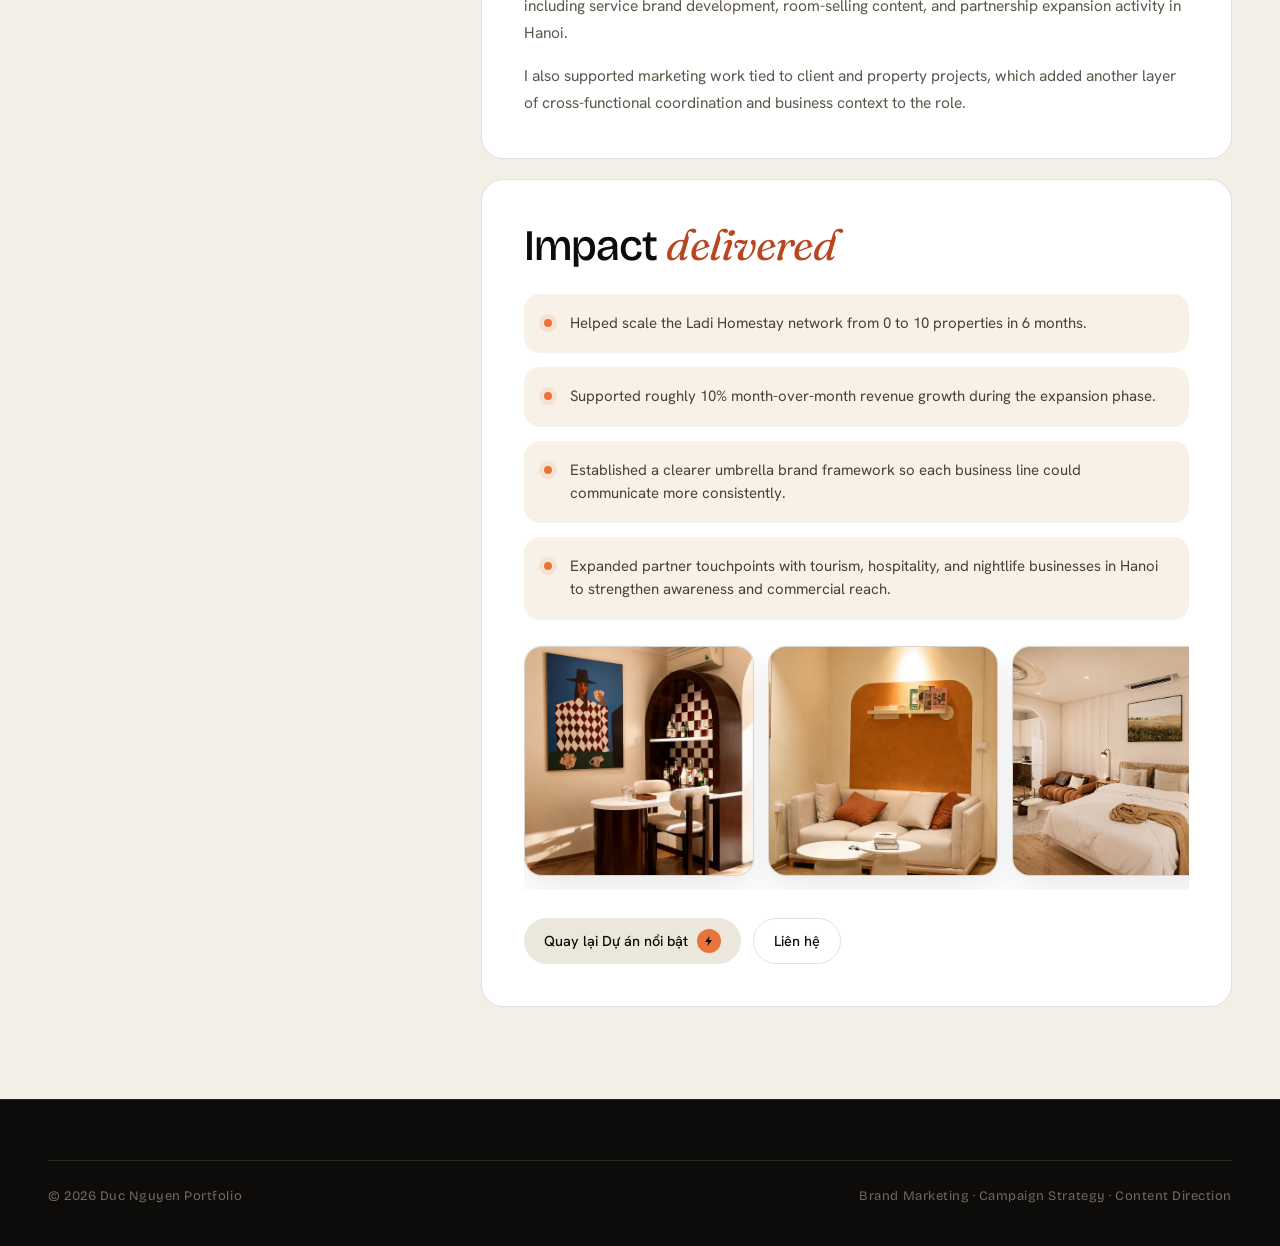
<file: case-studies/ladi-group-multi-brand-ecosystem.html>
<!DOCTYPE html>
<html lang="en">
<head>
<meta charset="UTF-8">
<meta name="viewport" content="width=device-width, initial-scale=1.0">
<title>Ladi Group — Multi-brand Ecosystem | Nguyen Dinh Duc</title>
<meta name="description" content="Ladi Group case study from the brand marketing portfolio of Nguyen Dinh Duc.">
<link rel="preconnect" href="https://fonts.googleapis.com">
<link rel="preconnect" href="https://fonts.gstatic.com" crossorigin>
<link href="https://fonts.googleapis.com/css2?family=Bricolage+Grotesque:opsz,wght@12..96,300..800&family=Fraunces:ital,opsz,wght@0,9..144,300..600;1,9..144,300..600&family=Hanken+Grotesk:wght@300..700&display=swap" rel="stylesheet">
<link rel="stylesheet" href="../assets/style.css">
<link rel="stylesheet" href="../assets/case-study.css">
</head>
<body class="case-page">
<nav>
  <div class="bar wrap">
    <a href="../index.html" class="logo">
      <span class="mark"><img src="../assets/logo.webp" alt="" aria-hidden="true"></span>
      <span>Duc Nguyen</span><small>Portfolio</small>
    </a>
    <div class="menu">
      <a href="../index.html#about">About</a>
      <a href="../index.html#work">Case Studies</a>
      <a href="../index.html#capabilities">Capabilities</a>
      <a href="../resume.html">Resume</a>
      <a href="../index.html#contact">Contact</a>
    </div>
    <a href="../index.html#work" class="btn btn-amber">Back to Case Studies <span class="bolt"><svg viewBox="0 0 24 24" fill="none"><path d="M13 2 4 14h6l-1 8 9-12h-6l1-8Z" fill="#0d0c0a"/></svg></span></a>
  </div>
</nav>

<main>
  <header class="case-hero">
    <div class="wrap case-hero-grid">
      <div class="case-copy reveal">
        <div>
          <div class="eyebrow"><span class="dot"></span>Selected Work</div>
          <h1 class="display">Ladi Group <span class="serif-it">Multi-brand Ecosystem</span></h1>
          <p class="case-lead">Ladi Group operates as a multi-business ecosystem spanning agency, staycation, real estate, and homestay services. This case best reflects my ability to define one strategic brand framework while preserving the identity of each business line.</p>
        </div>
        <div class="case-tags">
          <span>Marketing Manager</span>
          <span>Multi-brand planning cycle</span>
          <span>Agency · Homestay · Real Estate</span>
        </div>
      </div>
      <figure class="case-media reveal">
        <img src="../case-assets/ladi-group-homestay.webp" alt="Ladi Group">
        <span class="case-number">04</span>
      </figure>
    </div>
  </header>

  <section class="case-content">
    <div class="wrap case-content-grid">
      <aside class="case-summary reveal" aria-label="Project summary">
        <div class="case-summary-card"><div class="label">Role</div><div class="value">Marketing Manager</div></div>
        <div class="case-summary-card"><div class="label">Planning split</div><div class="value">70% Agency · 30% Homestay</div></div>
        <div class="case-summary-card"><div class="label">Scope</div><div class="value">Multi-brand ecosystem</div></div>
      </aside>
      <div>
        <article class="case-story reveal">
          <h2>Challenge &amp; <span class="serif-it">objective</span></h2>
          <p>Ladi Group was growing as a multi-sector business, so the challenge was not simply to market each branch independently. The brand needed a more unified strategic structure across the ecosystem.</p>
          <p>My objective was to define a common framework strong enough to connect the full business portfolio, while still preserving the specific role and tone of the agency, homestay, and property-related branches.</p>
        </article>
        <article class="case-story reveal">
          <h2>Strategy &amp; <span class="serif-it">execution scope</span></h2>
          <p>As Marketing Manager, I owned the marketing direction for the full Ladi ecosystem, reporting directly to the CEO while shaping brand direction, content planning, partner coordination, and communications consistency.</p>
          <p>The practical workload split was roughly 70% agency-facing and 30% homestay-focused, including service brand development, room-selling content, and partnership expansion activity in Hanoi.</p>
          <p>I also supported marketing work tied to client and property projects, which added another layer of cross-functional coordination and business context to the role.</p>
        </article>
        <article class="case-story reveal">
          <h2>Impact <span class="serif-it">delivered</span></h2>
          <ul class="case-highlights">
            <li>Helped scale the Ladi Homestay network from 0 to 10 properties in 6 months.</li>
            <li>Supported roughly 10% month-over-month revenue growth during the expansion phase.</li>
            <li>Established a clearer umbrella brand framework so each business line could communicate more consistently.</li>
            <li>Expanded partner touchpoints with tourism, hospitality, and nightlife businesses in Hanoi to strengthen awareness and commercial reach.</li>
          </ul>
          <div class="case-photo-slider" aria-label="Ladi Group gallery"></div>
          <div class="case-actions">
            <a class="btn btn-amber" href="../index.html#work">Back to Case Studies <span class="bolt"><svg viewBox="0 0 24 24" fill="none"><path d="M13 2 4 14h6l-1 8 9-12h-6l1-8Z" fill="#0d0c0a"/></svg></span></a>
            <a class="btn btn-outline" href="../index.html#contact">Contact</a>
          </div>
        </article>
      </div>
    </div>
  </section>
</main>

<footer>
  <div class="wrap">
    <div class="foot-bot">
      <small>© 2026 Duc Nguyen Portfolio</small>
      <small>Brand Marketing · Campaign Strategy · Content Direction</small>
    </div>
  </div>
</footer>
<script src="../assets/script.js"></script>
</body>
</html>
</file>
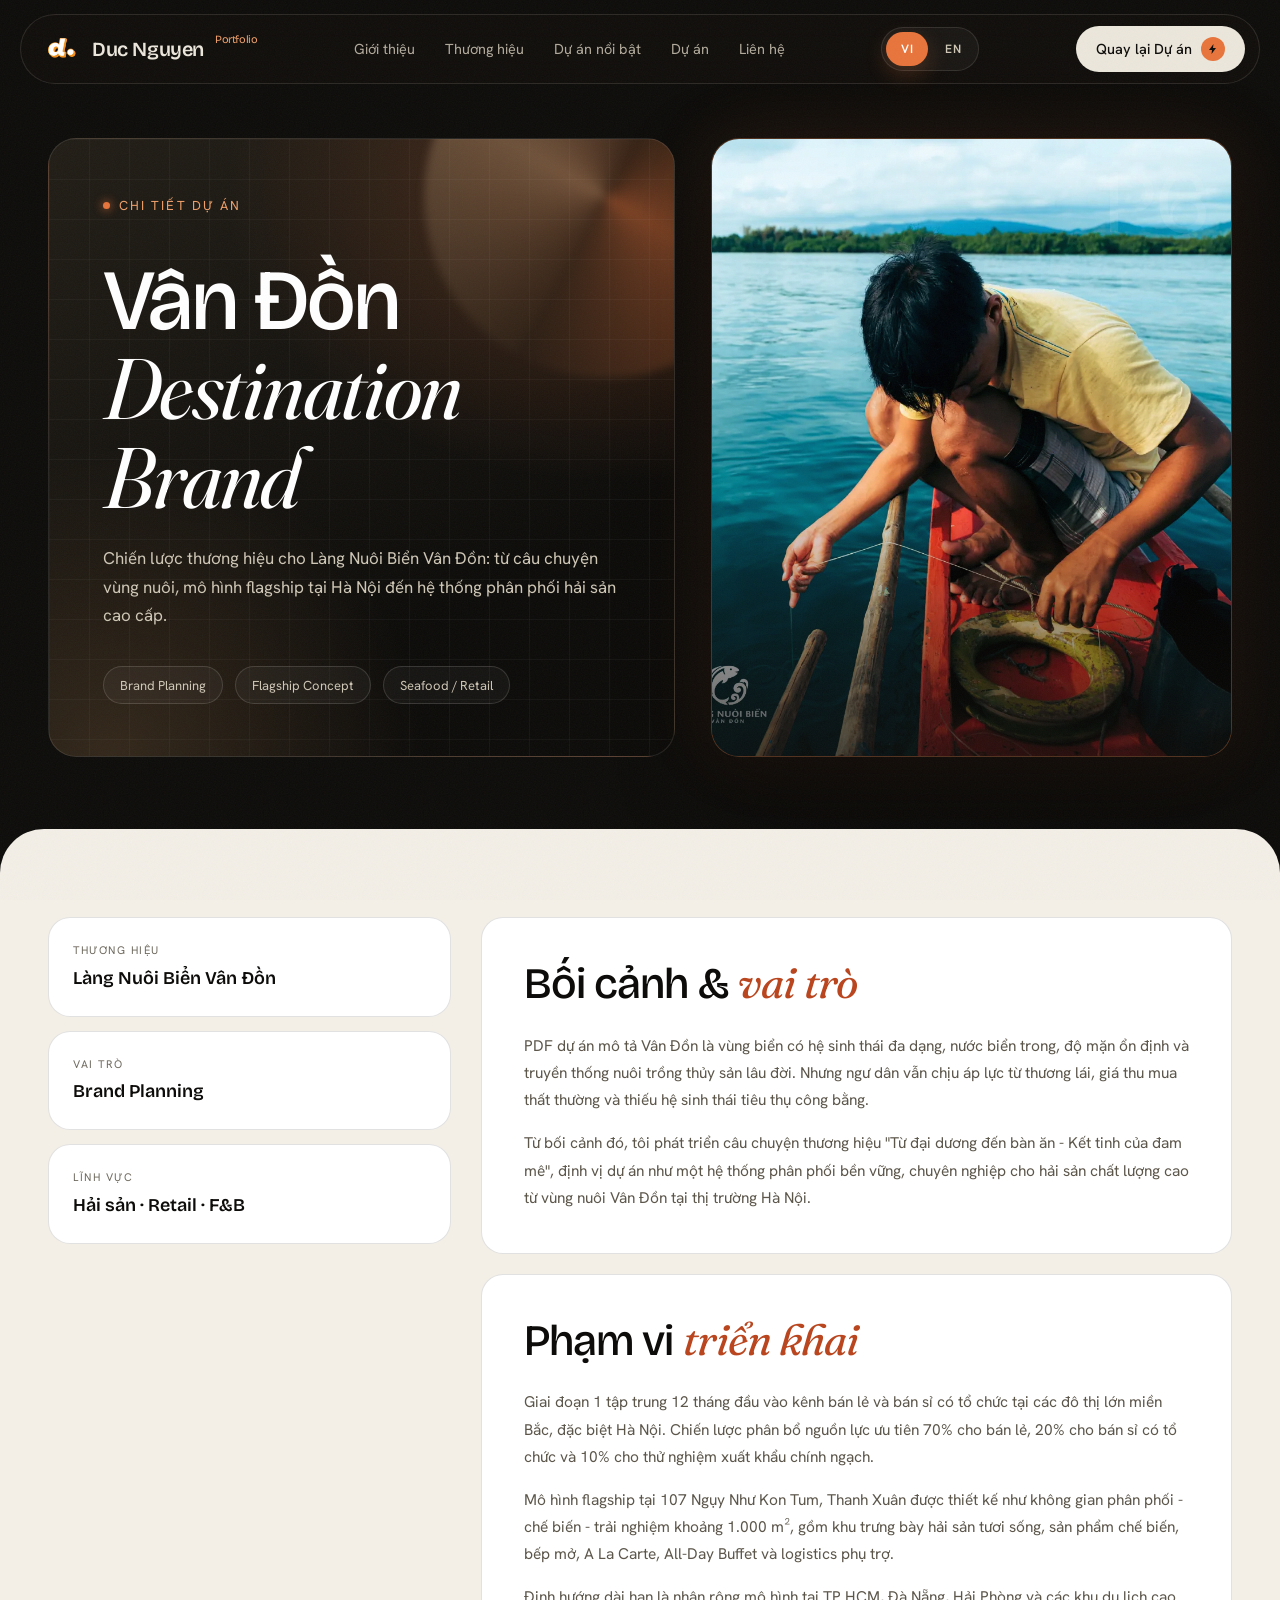
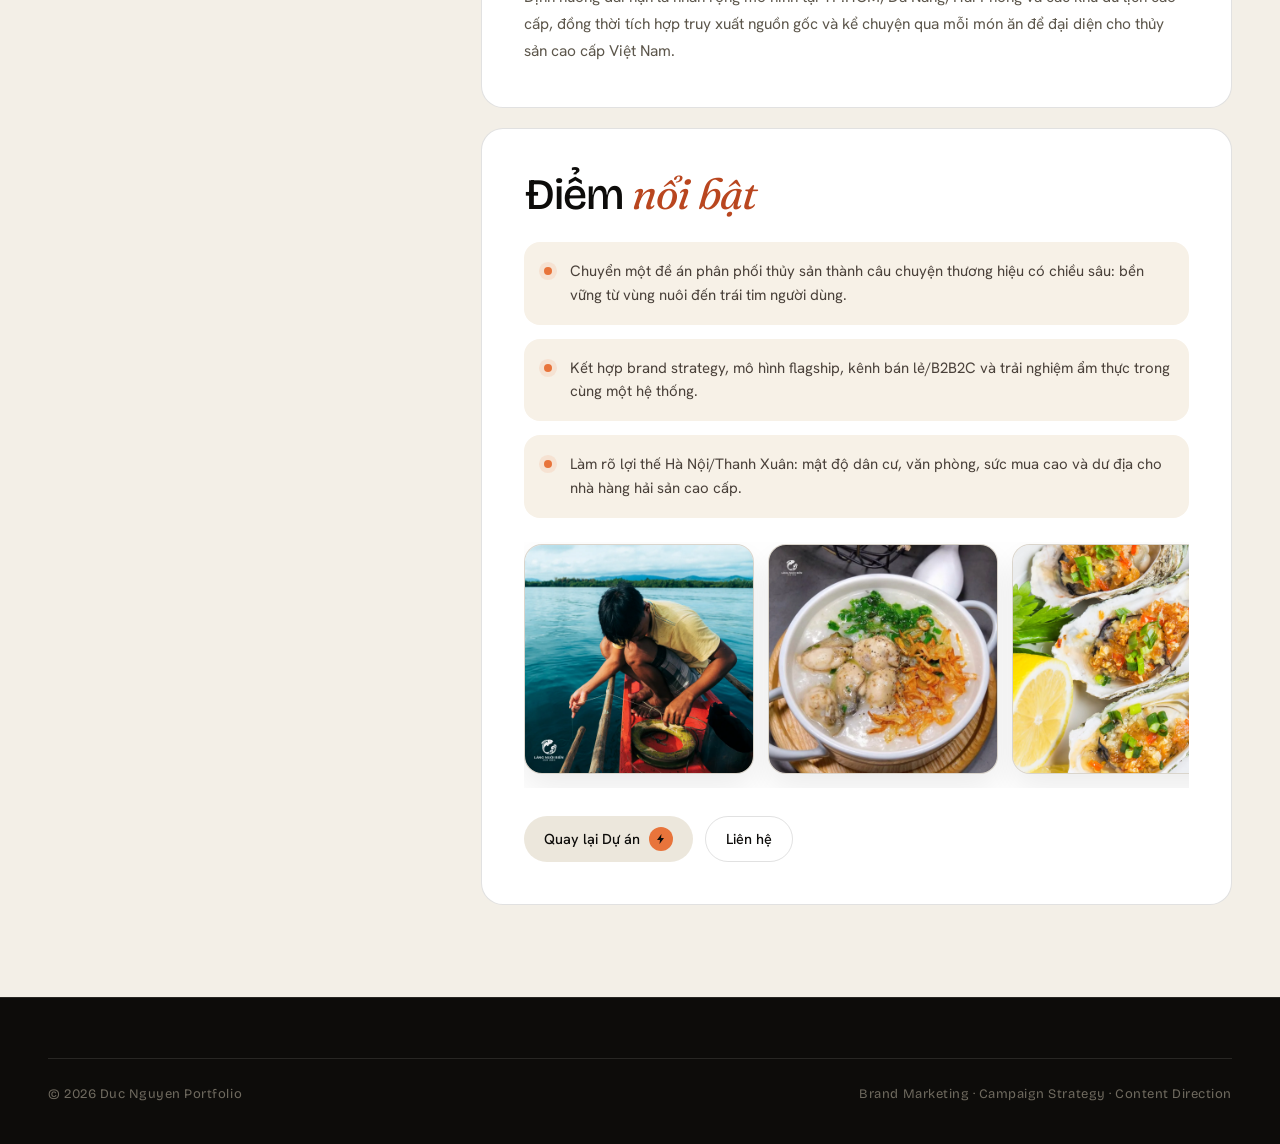
<file: case-studies/lang-nuoi-bien-van-don-thuong-hieu-diem-den.html>
<!DOCTYPE html>
<html lang="vi">
<head>
<meta charset="UTF-8">
<meta name="viewport" content="width=device-width, initial-scale=1.0">
<title>Làng Nuôi Biển Vân Đồn - Thương hiệu điểm đến | Nguyễn Đình Đức</title>
<meta name="description" content="Project detail Làng Nuôi Biển Vân Đồn - Thương hiệu điểm đến trong portfolio Brand Marketing của Nguyễn Đình Đức.">
<link rel="preconnect" href="https://fonts.googleapis.com">
<link rel="preconnect" href="https://fonts.gstatic.com" crossorigin>
<link href="https://fonts.googleapis.com/css2?family=Bricolage+Grotesque:opsz,wght@12..96,300..800&family=Fraunces:ital,opsz,wght@0,9..144,300..600;1,9..144,300..600&family=Hanken+Grotesk:wght@300..700&display=swap" rel="stylesheet">
<link rel="stylesheet" href="../assets/style.css">
<link rel="stylesheet" href="../assets/case-study.css">
</head>
<body class="case-page">
<nav><div class="bar wrap"><a href="../index.html" class="logo"><span class="mark"><img src="../assets/logo.webp" alt="" aria-hidden="true"></span><span>Duc Nguyen</span><small>Portfolio</small></a><div class="menu"><a href="../index.html#about">About</a><a href="../index.html#brands">Brands</a><a href="../index.html#work">Work</a><a href="../index.html#projects">Projects</a><a href="../index.html#contact">Contact</a></div><a href="../index.html#projects" class="btn btn-amber">Back to Projects <span class="bolt"><svg viewBox="0 0 24 24" fill="none"><path d="M13 2 4 14h6l-1 8 9-12h-6l1-8Z" fill="#0d0c0a"/></svg></span></a></div></nav>
<main>
  <header class="case-hero"><div class="wrap case-hero-grid"><div class="case-copy reveal"><div><div class="eyebrow"><span class="dot"></span>Project Detail</div><h1 class="display">Vân Đồn <span class="serif-it">Destination Brand</span></h1><p class="case-lead">Chiến lược thương hiệu cho Làng Nuôi Biển Vân Đồn: từ câu chuyện vùng nuôi, mô hình flagship tại Hà Nội đến hệ thống phân phối hải sản cao cấp.</p></div><div class="case-tags"><span>Brand Planning</span><span>Flagship Concept</span><span>Seafood / Retail</span></div></div><figure class="case-media reveal"><img src="../assets/van-don-bg.webp" alt="Làng Nuôi Biển Vân Đồn"><span class="case-number">P6</span></figure></div></header>
  <section class="case-content"><div class="wrap case-content-grid"><aside class="case-summary reveal" aria-label="Tóm tắt dự án"><div class="case-summary-card"><div class="label">Thương hiệu</div><div class="value">Làng Nuôi Biển Vân Đồn</div></div><div class="case-summary-card"><div class="label">Vai trò</div><div class="value">Brand Planning</div></div><div class="case-summary-card"><div class="label">Lĩnh vực</div><div class="value">Hải sản · Retail · F&B</div></div></aside><div><article class="case-story reveal"><h2>Bối cảnh & <span class="serif-it">vai trò</span></h2><p>PDF dự án mô tả Vân Đồn là vùng biển có hệ sinh thái đa dạng, nước biển trong, độ mặn ổn định và truyền thống nuôi trồng thủy sản lâu đời. Nhưng ngư dân vẫn chịu áp lực từ thương lái, giá thu mua thất thường và thiếu hệ sinh thái tiêu thụ công bằng.</p><p>Từ bối cảnh đó, tôi phát triển câu chuyện thương hiệu "Từ đại dương đến bàn ăn - Kết tinh của đam mê", định vị dự án như một hệ thống phân phối bền vững, chuyên nghiệp cho hải sản chất lượng cao từ vùng nuôi Vân Đồn tại thị trường Hà Nội.</p></article><article class="case-story reveal"><h2>Phạm vi <span class="serif-it">triển khai</span></h2><p>Giai đoạn 1 tập trung 12 tháng đầu vào kênh bán lẻ và bán sỉ có tổ chức tại các đô thị lớn miền Bắc, đặc biệt Hà Nội. Chiến lược phân bổ nguồn lực ưu tiên 70% cho bán lẻ, 20% cho bán sỉ có tổ chức và 10% cho thử nghiệm xuất khẩu chính ngạch.</p><p>Mô hình flagship tại 107 Ngụy Như Kon Tum, Thanh Xuân được thiết kế như không gian phân phối - chế biến - trải nghiệm khoảng 1.000 m², gồm khu trưng bày hải sản tươi sống, sản phẩm chế biến, bếp mở, A La Carte, All-Day Buffet và logistics phụ trợ.</p><p>Định hướng dài hạn là nhân rộng mô hình tại TP.HCM, Đà Nẵng, Hải Phòng và các khu du lịch cao cấp, đồng thời tích hợp truy xuất nguồn gốc và kể chuyện qua mỗi món ăn để đại diện cho thủy sản cao cấp Việt Nam.</p></article><article class="case-story reveal"><h2>Điểm <span class="serif-it">nổi bật</span></h2><ul class="case-highlights"><li>Chuyển một đề án phân phối thủy sản thành câu chuyện thương hiệu có chiều sâu: bền vững từ vùng nuôi đến trái tim người dùng.</li><li>Kết hợp brand strategy, mô hình flagship, kênh bán lẻ/B2B2C và trải nghiệm ẩm thực trong cùng một hệ thống.</li><li>Làm rõ lợi thế Hà Nội/Thanh Xuân: mật độ dân cư, văn phòng, sức mua cao và dư địa cho nhà hàng hải sản cao cấp.</li></ul><div class="case-actions"><a class="btn btn-amber" href="../index.html#projects">Quay lại Projects <span class="bolt"><svg viewBox="0 0 24 24" fill="none"><path d="M13 2 4 14h6l-1 8 9-12h-6l1-8Z" fill="#0d0c0a"/></svg></span></a><a class="btn btn-outline" href="../index.html#contact">Liên hệ</a></div></article></div></div></section>
</main>
<footer><div class="wrap"><div class="foot-bot"><small>© 2026 Duc Nguyen Portfolio</small><small>Brand Marketing · Campaign Strategy · Content Direction</small></div></div></footer>
<script src="../assets/script.js"></script>
</body>
</html>
</file>
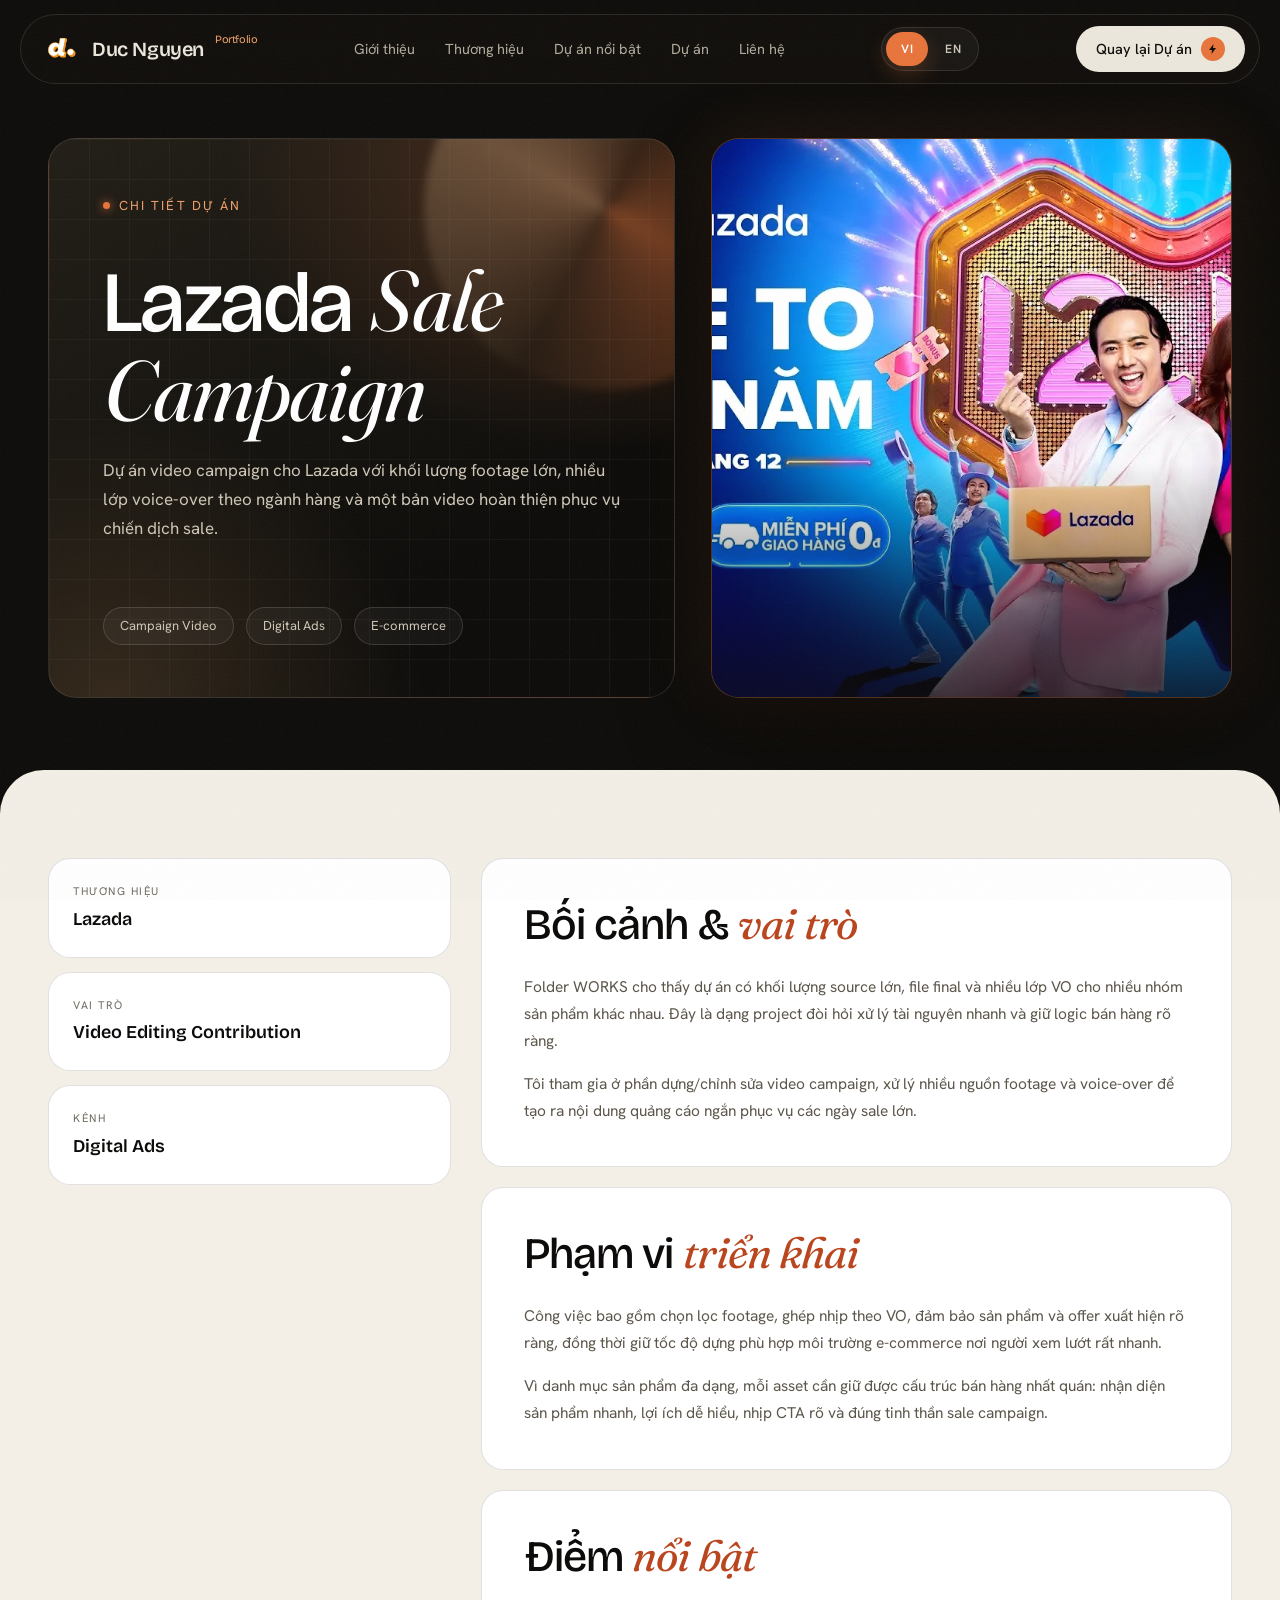
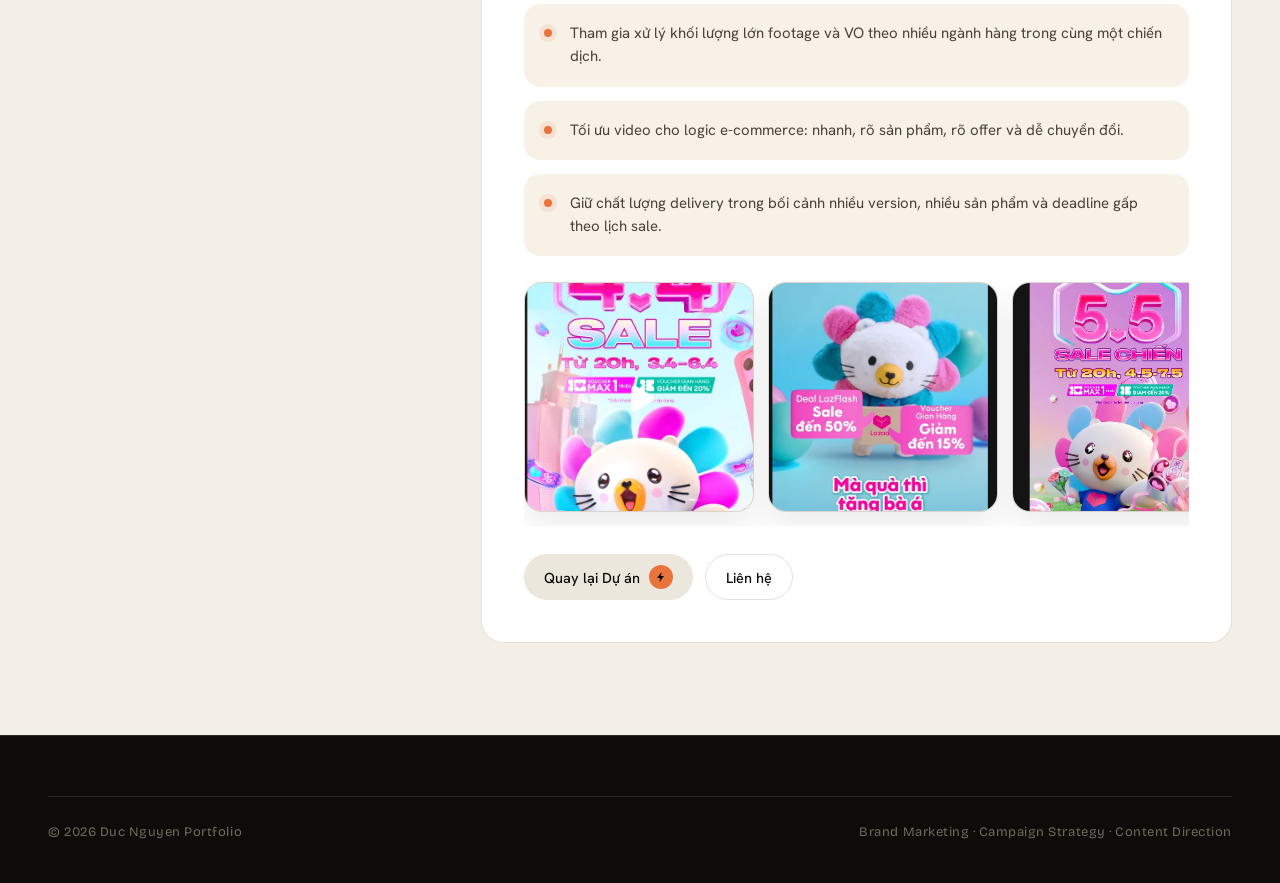
<file: case-studies/lazada-video-campaign-ngay-sale-lon.html>
<!DOCTYPE html>
<html lang="vi">
<head>
<meta charset="UTF-8">
<meta name="viewport" content="width=device-width, initial-scale=1.0">
<title>Lazada - Video Campaign cho ngày sale lớn | Nguyễn Đình Đức</title>
<meta name="description" content="Project detail Lazada - Video Campaign cho ngày sale lớn trong portfolio Brand Marketing của Nguyễn Đình Đức.">
<link rel="preconnect" href="https://fonts.googleapis.com">
<link rel="preconnect" href="https://fonts.gstatic.com" crossorigin>
<link href="https://fonts.googleapis.com/css2?family=Bricolage+Grotesque:opsz,wght@12..96,300..800&family=Fraunces:ital,opsz,wght@0,9..144,300..600;1,9..144,300..600&family=Hanken+Grotesk:wght@300..700&display=swap" rel="stylesheet">
<link rel="stylesheet" href="../assets/style.css">
<link rel="stylesheet" href="../assets/case-study.css">
</head>
<body class="case-page">
<nav><div class="bar wrap"><a href="../index.html" class="logo"><span class="mark"><img src="../assets/logo.webp" alt="" aria-hidden="true"></span><span>Duc Nguyen</span><small>Portfolio</small></a><div class="menu"><a href="../index.html#about">About</a><a href="../index.html#brands">Brands</a><a href="../index.html#work">Work</a><a href="../index.html#projects">Projects</a><a href="../index.html#contact">Contact</a></div><a href="../index.html#projects" class="btn btn-amber">Back to Projects <span class="bolt"><svg viewBox="0 0 24 24" fill="none"><path d="M13 2 4 14h6l-1 8 9-12h-6l1-8Z" fill="#0d0c0a"/></svg></span></a></div></nav>
<main>
  <header class="case-hero"><div class="wrap case-hero-grid"><div class="case-copy reveal"><div><div class="eyebrow"><span class="dot"></span>Project Detail</div><h1 class="display">Lazada <span class="serif-it">Sale Campaign</span></h1><p class="case-lead">Dự án video campaign cho Lazada với khối lượng footage lớn, nhiều lớp voice-over theo ngành hàng và một bản video hoàn thiện phục vụ chiến dịch sale.</p></div><div class="case-tags"><span>Campaign Video</span><span>Digital Ads</span><span>E-commerce</span></div></div><figure class="case-media reveal"><img src="../case-assets/lazada-sale-hero.webp" alt="Lazada sale campaign hero"><span class="case-number">P5</span></figure></div></header>
  <section class="case-content"><div class="wrap case-content-grid"><aside class="case-summary reveal" aria-label="Tóm tắt dự án"><div class="case-summary-card"><div class="label">Thương hiệu</div><div class="value">Lazada</div></div><div class="case-summary-card"><div class="label">Vai trò</div><div class="value">Video Editing Contribution</div></div><div class="case-summary-card"><div class="label">Kênh</div><div class="value">Digital Ads</div></div></aside><div><article class="case-story reveal"><h2>Bối cảnh & <span class="serif-it">vai trò</span></h2><p>Folder WORKS cho thấy dự án có khối lượng source lớn, file final và nhiều lớp VO cho nhiều nhóm sản phẩm khác nhau. Đây là dạng project đòi hỏi xử lý tài nguyên nhanh và giữ logic bán hàng rõ ràng.</p><p>Tôi tham gia ở phần dựng/chỉnh sửa video campaign, xử lý nhiều nguồn footage và voice-over để tạo ra nội dung quảng cáo ngắn phục vụ các ngày sale lớn.</p></article><article class="case-story reveal"><h2>Phạm vi <span class="serif-it">triển khai</span></h2><p>Công việc bao gồm chọn lọc footage, ghép nhịp theo VO, đảm bảo sản phẩm và offer xuất hiện rõ ràng, đồng thời giữ tốc độ dựng phù hợp môi trường e-commerce nơi người xem lướt rất nhanh.</p><p>Vì danh mục sản phẩm đa dạng, mỗi asset cần giữ được cấu trúc bán hàng nhất quán: nhận diện sản phẩm nhanh, lợi ích dễ hiểu, nhịp CTA rõ và đúng tinh thần sale campaign.</p></article><article class="case-story reveal"><h2>Điểm <span class="serif-it">nổi bật</span></h2><ul class="case-highlights"><li>Tham gia xử lý khối lượng lớn footage và VO theo nhiều ngành hàng trong cùng một chiến dịch.</li><li>Tối ưu video cho logic e-commerce: nhanh, rõ sản phẩm, rõ offer và dễ chuyển đổi.</li><li>Giữ chất lượng delivery trong bối cảnh nhiều version, nhiều sản phẩm và deadline gấp theo lịch sale.</li></ul><div class="case-actions"><a class="btn btn-amber" href="../index.html#projects">Quay lại Projects <span class="bolt"><svg viewBox="0 0 24 24" fill="none"><path d="M13 2 4 14h6l-1 8 9-12h-6l1-8Z" fill="#0d0c0a"/></svg></span></a><a class="btn btn-outline" href="../index.html#contact">Liên hệ</a></div></article></div></div></section>
</main>
<footer><div class="wrap"><div class="foot-bot"><small>© 2026 Duc Nguyen Portfolio</small><small>Brand Marketing · Campaign Strategy · Content Direction</small></div></div></footer>
<script src="../assets/script.js"></script>
</body>
</html>
</file>
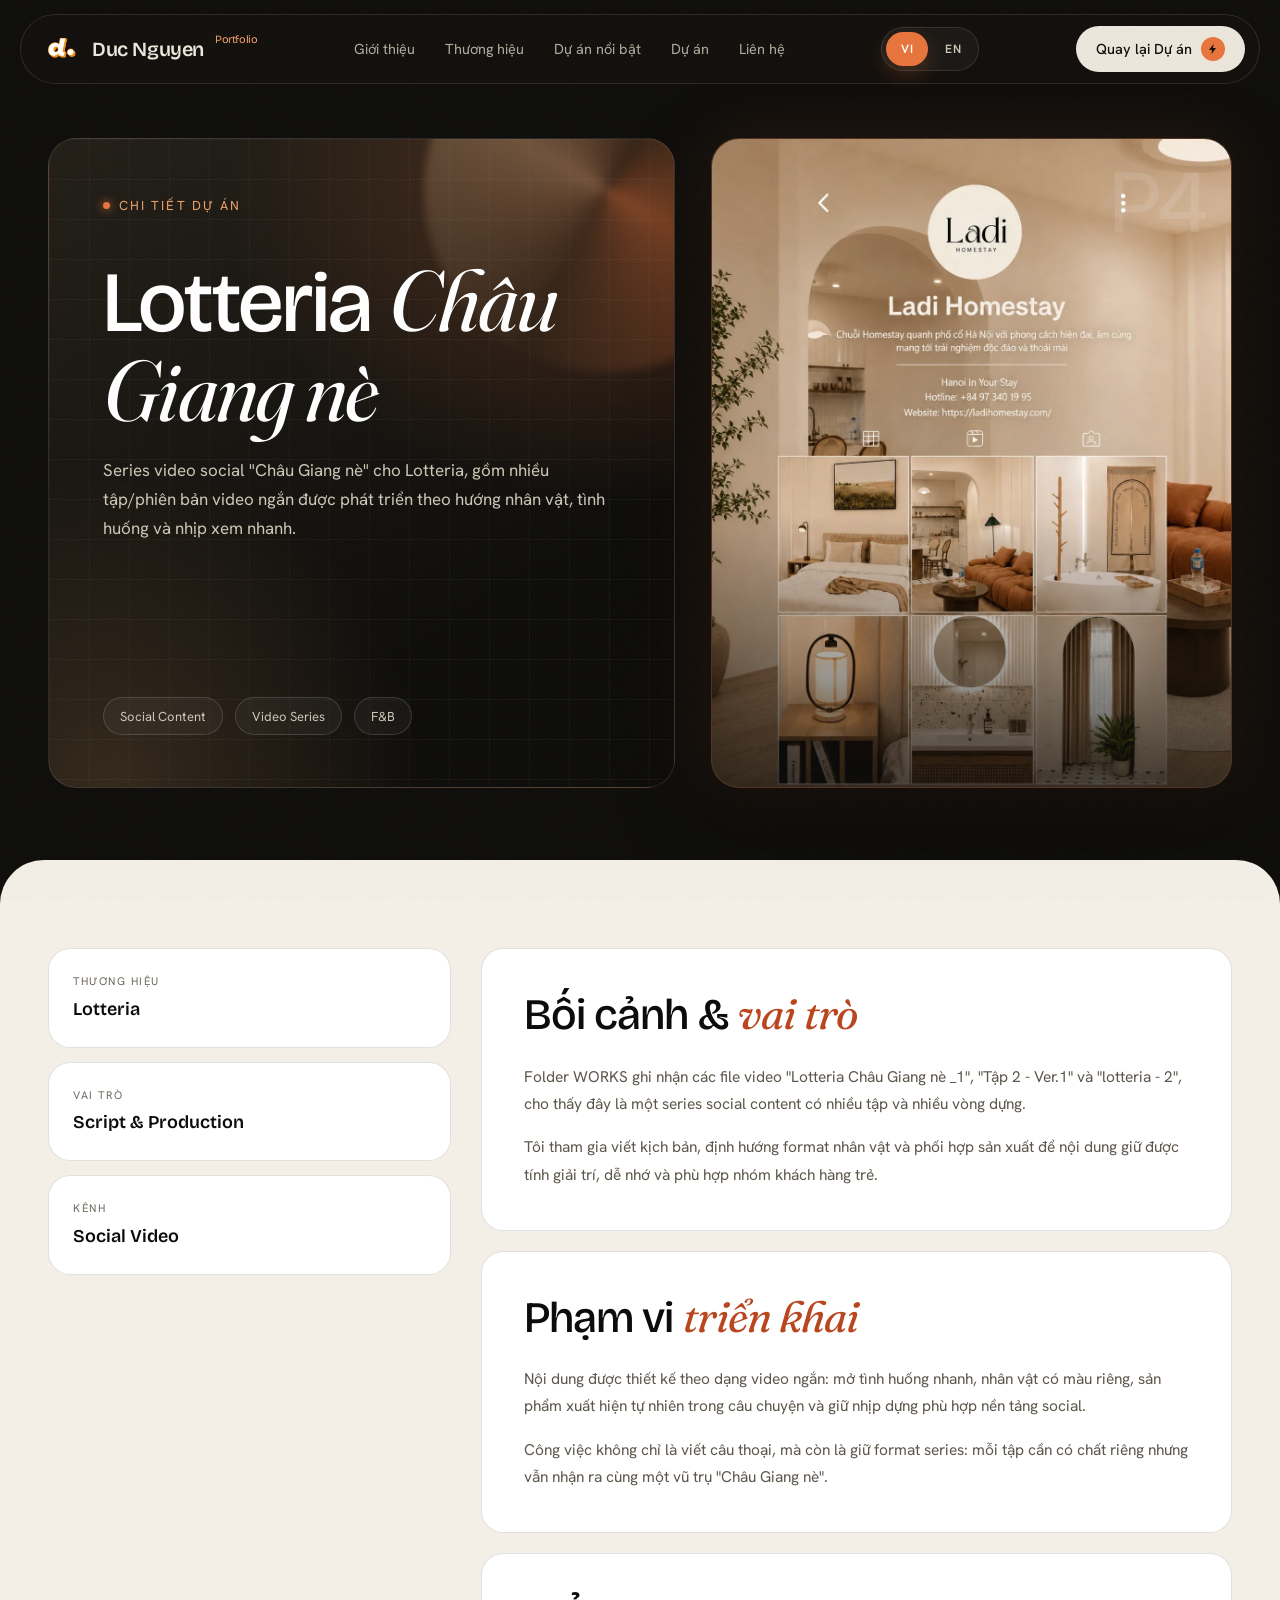
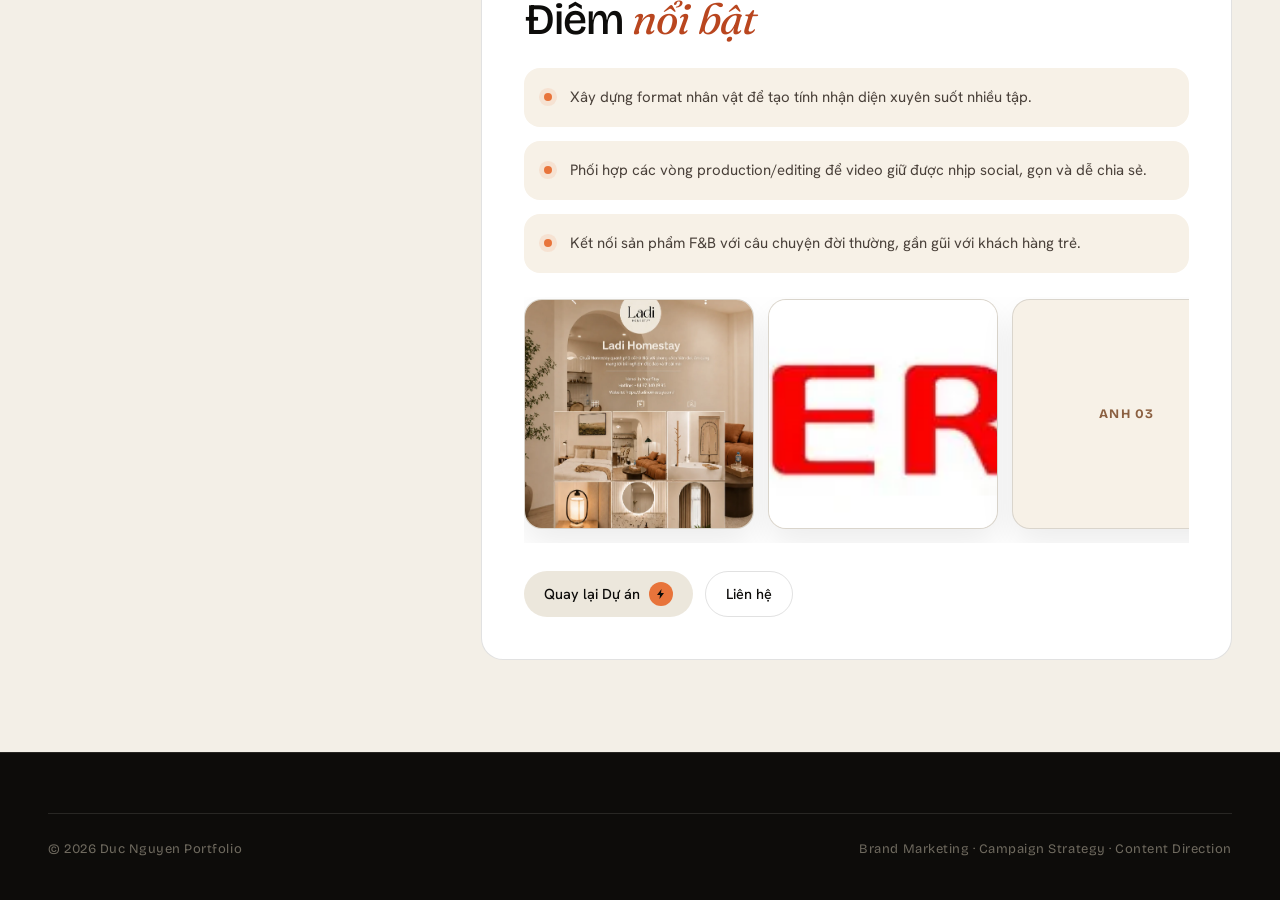
<file: case-studies/lotteria-series-chau-giang-ne.html>
<!DOCTYPE html>
<html lang="vi">
<head>
<meta charset="UTF-8">
<meta name="viewport" content="width=device-width, initial-scale=1.0">
<title>Lotteria - Series Châu Giang nè | Nguyễn Đình Đức</title>
<meta name="description" content="Project detail Lotteria - Series Châu Giang nè trong portfolio Brand Marketing của Nguyễn Đình Đức.">
<link rel="preconnect" href="https://fonts.googleapis.com">
<link rel="preconnect" href="https://fonts.gstatic.com" crossorigin>
<link href="https://fonts.googleapis.com/css2?family=Bricolage+Grotesque:opsz,wght@12..96,300..800&family=Fraunces:ital,opsz,wght@0,9..144,300..600;1,9..144,300..600&family=Hanken+Grotesk:wght@300..700&display=swap" rel="stylesheet">
<link rel="stylesheet" href="../assets/style.css">
<link rel="stylesheet" href="../assets/case-study.css">
</head>
<body class="case-page">
<nav><div class="bar wrap"><a href="../index.html" class="logo"><span class="mark"><img src="../assets/logo.webp" alt="" aria-hidden="true"></span><span>Duc Nguyen</span><small>Portfolio</small></a><div class="menu"><a href="../index.html#about">About</a><a href="../index.html#brands">Brands</a><a href="../index.html#work">Work</a><a href="../index.html#projects">Projects</a><a href="../index.html#contact">Contact</a></div><a href="../index.html#projects" class="btn btn-amber">Back to Projects <span class="bolt"><svg viewBox="0 0 24 24" fill="none"><path d="M13 2 4 14h6l-1 8 9-12h-6l1-8Z" fill="#0d0c0a"/></svg></span></a></div></nav>
<main>
  <header class="case-hero"><div class="wrap case-hero-grid"><div class="case-copy reveal"><div><div class="eyebrow"><span class="dot"></span>Project Detail</div><h1 class="display">Lotteria <span class="serif-it">Châu Giang nè</span></h1><p class="case-lead">Series video social "Châu Giang nè" cho Lotteria, gồm nhiều tập/phiên bản video ngắn được phát triển theo hướng nhân vật, tình huống và nhịp xem nhanh.</p></div><div class="case-tags"><span>Social Content</span><span>Video Series</span><span>F&B</span></div></div><figure class="case-media reveal"><img src="../assets/proj-bg-lotteria.webp" alt="Lotteria Châu Giang nè"><span class="case-number">P4</span></figure></div></header>
  <section class="case-content"><div class="wrap case-content-grid"><aside class="case-summary reveal" aria-label="Tóm tắt dự án"><div class="case-summary-card"><div class="label">Thương hiệu</div><div class="value">Lotteria</div></div><div class="case-summary-card"><div class="label">Vai trò</div><div class="value">Script & Production</div></div><div class="case-summary-card"><div class="label">Kênh</div><div class="value">Social Video</div></div></aside><div><article class="case-story reveal"><h2>Bối cảnh & <span class="serif-it">vai trò</span></h2><p>Folder WORKS ghi nhận các file video "Lotteria Châu Giang nè _1", "Tập 2 - Ver.1" và "lotteria - 2", cho thấy đây là một series social content có nhiều tập và nhiều vòng dựng.</p><p>Tôi tham gia viết kịch bản, định hướng format nhân vật và phối hợp sản xuất để nội dung giữ được tính giải trí, dễ nhớ và phù hợp nhóm khách hàng trẻ.</p></article><article class="case-story reveal"><h2>Phạm vi <span class="serif-it">triển khai</span></h2><p>Nội dung được thiết kế theo dạng video ngắn: mở tình huống nhanh, nhân vật có màu riêng, sản phẩm xuất hiện tự nhiên trong câu chuyện và giữ nhịp dựng phù hợp nền tảng social.</p><p>Công việc không chỉ là viết câu thoại, mà còn là giữ format series: mỗi tập cần có chất riêng nhưng vẫn nhận ra cùng một vũ trụ "Châu Giang nè".</p></article><article class="case-story reveal"><h2>Điểm <span class="serif-it">nổi bật</span></h2><ul class="case-highlights"><li>Xây dựng format nhân vật để tạo tính nhận diện xuyên suốt nhiều tập.</li><li>Phối hợp các vòng production/editing để video giữ được nhịp social, gọn và dễ chia sẻ.</li><li>Kết nối sản phẩm F&B với câu chuyện đời thường, gần gũi với khách hàng trẻ.</li></ul><div class="case-actions"><a class="btn btn-amber" href="../index.html#projects">Quay lại Projects <span class="bolt"><svg viewBox="0 0 24 24" fill="none"><path d="M13 2 4 14h6l-1 8 9-12h-6l1-8Z" fill="#0d0c0a"/></svg></span></a><a class="btn btn-outline" href="../index.html#contact">Liên hệ</a></div></article></div></div></section>
</main>
<footer><div class="wrap"><div class="foot-bot"><small>© 2026 Duc Nguyen Portfolio</small><small>Brand Marketing · Campaign Strategy · Content Direction</small></div></div></footer>
<script src="../assets/script.js"></script>
</body>
</html>
</file>
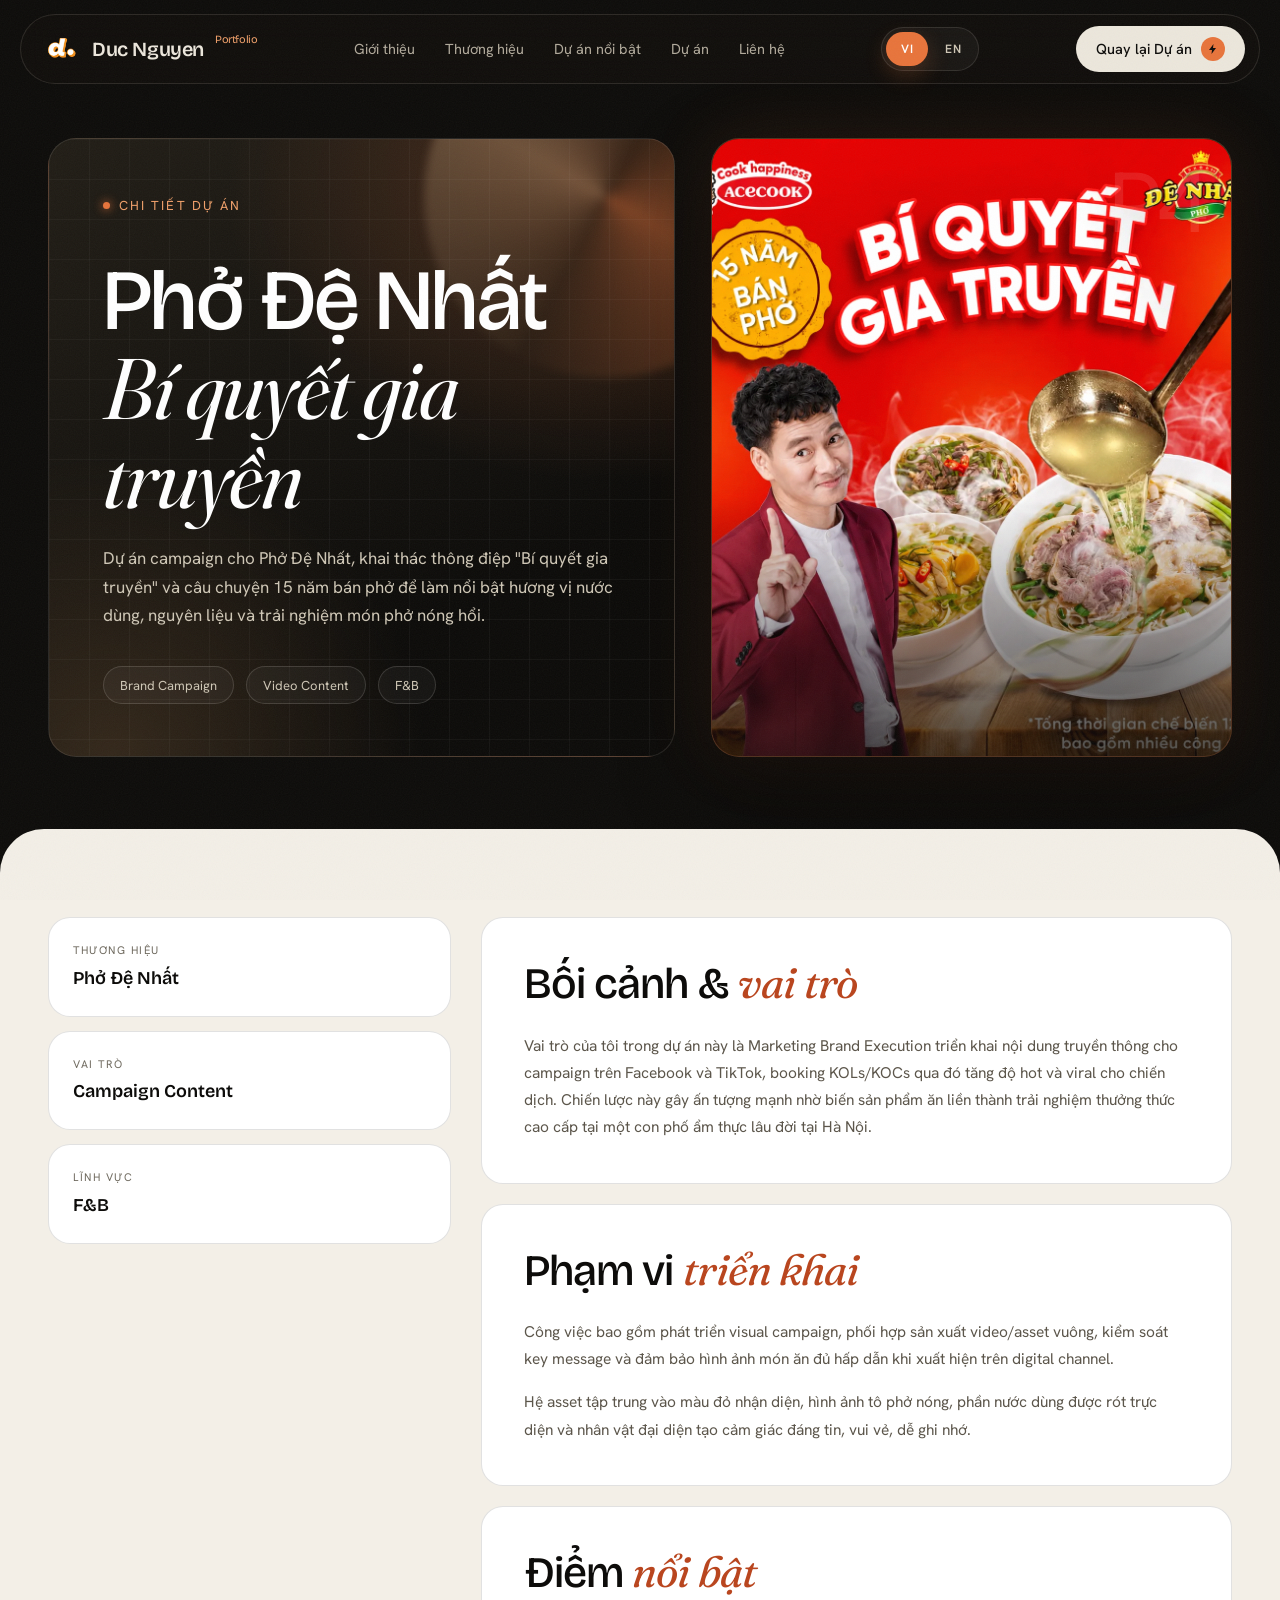
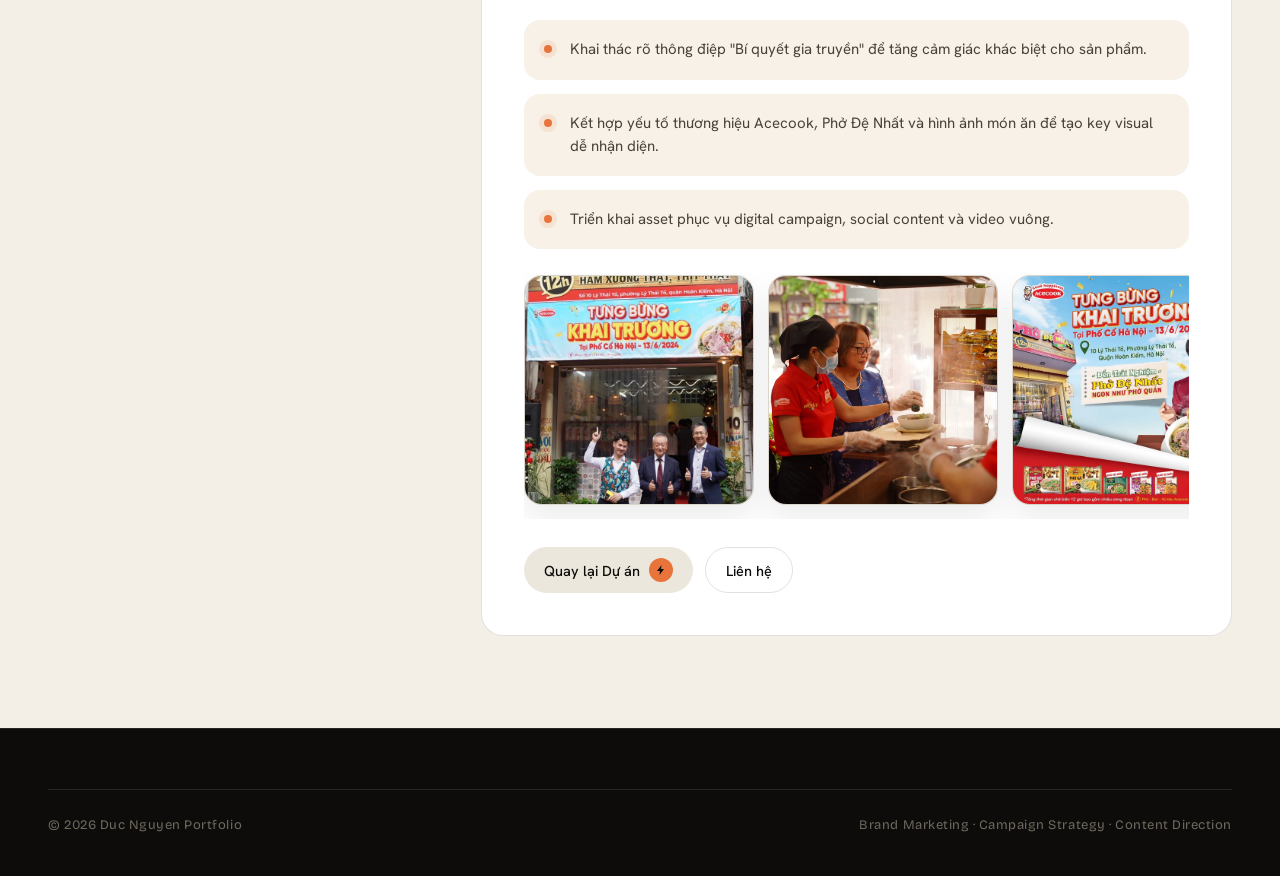
<file: case-studies/pho-de-nhat-bi-quyet-gia-truyen.html>
<!DOCTYPE html>
<html lang="vi">
<head>
<meta charset="UTF-8">
<meta name="viewport" content="width=device-width, initial-scale=1.0">
<title>Phở Đệ Nhất - Bí quyết gia truyền | Nguyễn Đình Đức</title>
<meta name="description" content="Project detail Phở Đệ Nhất - Bí quyết gia truyền trong portfolio Brand Marketing của Nguyễn Đình Đức.">
<link rel="preconnect" href="https://fonts.googleapis.com">
<link rel="preconnect" href="https://fonts.gstatic.com" crossorigin>
<link href="https://fonts.googleapis.com/css2?family=Bricolage+Grotesque:opsz,wght@12..96,300..800&family=Fraunces:ital,opsz,wght@0,9..144,300..600;1,9..144,300..600&family=Hanken+Grotesk:wght@300..700&display=swap" rel="stylesheet">
<link rel="stylesheet" href="../assets/style.css">
<link rel="stylesheet" href="../assets/case-study.css">
</head>
<body class="case-page">
<nav><div class="bar wrap"><a href="../index.html" class="logo"><span class="mark"><img src="../assets/logo.webp" alt="" aria-hidden="true"></span><span>Duc Nguyen</span><small>Portfolio</small></a><div class="menu"><a href="../index.html#about">About</a><a href="../index.html#brands">Brands</a><a href="../index.html#work">Work</a><a href="../index.html#projects">Projects</a><a href="../index.html#contact">Contact</a></div><a href="../index.html#projects" class="btn btn-amber">Back to Projects <span class="bolt"><svg viewBox="0 0 24 24" fill="none"><path d="M13 2 4 14h6l-1 8 9-12h-6l1-8Z" fill="#0d0c0a"/></svg></span></a></div></nav>
<main>
  <header class="case-hero"><div class="wrap case-hero-grid"><div class="case-copy reveal"><div><div class="eyebrow"><span class="dot"></span>Project Detail</div><h1 class="display">Phở Đệ Nhất <span class="serif-it">Bí quyết gia truyền</span></h1><p class="case-lead">Dự án campaign cho Phở Đệ Nhất, khai thác thông điệp "Bí quyết gia truyền" và câu chuyện 15 năm bán phở để làm nổi bật hương vị nước dùng, nguyên liệu và trải nghiệm món phở nóng hổi.</p></div><div class="case-tags"><span>Brand Campaign</span><span>Video Content</span><span>F&B</span></div></div><figure class="case-media reveal"><img src="../case-assets/pho-de-nhat-bi-quyet-gia-truyen.webp" alt="Phở Đệ Nhất Bí quyết gia truyền"><span class="case-number">P4</span></figure></div></header>
  <section class="case-content"><div class="wrap case-content-grid"><aside class="case-summary reveal" aria-label="Tóm tắt dự án"><div class="case-summary-card"><div class="label">Thương hiệu</div><div class="value">Phở Đệ Nhất</div></div><div class="case-summary-card"><div class="label">Vai trò</div><div class="value">Campaign Content</div></div><div class="case-summary-card"><div class="label">Lĩnh vực</div><div class="value">F&B</div></div></aside><div><article class="case-story reveal"><h2>Bối cảnh & <span class="serif-it">vai trò</span></h2><p>Vai trò của tôi trong dự án này là Marketing Brand Execution triển khai nội dung truyền thông cho campaign trên Facebook và TikTok, booking KOLs/KOCs qua đó tăng độ hot và viral cho chiến dịch. Chiến lược này gây ấn tượng mạnh nhờ biến sản phẩm ăn liền thành trải nghiệm thưởng thức cao cấp tại một con phố ẩm thực lâu đời tại Hà Nội.</p></article><article class="case-story reveal"><h2>Phạm vi <span class="serif-it">triển khai</span></h2><p>Công việc bao gồm phát triển visual campaign, phối hợp sản xuất video/asset vuông, kiểm soát key message và đảm bảo hình ảnh món ăn đủ hấp dẫn khi xuất hiện trên digital channel.</p><p>Hệ asset tập trung vào màu đỏ nhận diện, hình ảnh tô phở nóng, phần nước dùng được rót trực diện và nhân vật đại diện tạo cảm giác đáng tin, vui vẻ, dễ ghi nhớ.</p></article><article class="case-story reveal"><h2>Điểm <span class="serif-it">nổi bật</span></h2><ul class="case-highlights"><li>Khai thác rõ thông điệp "Bí quyết gia truyền" để tăng cảm giác khác biệt cho sản phẩm.</li><li>Kết hợp yếu tố thương hiệu Acecook, Phở Đệ Nhất và hình ảnh món ăn để tạo key visual dễ nhận diện.</li><li>Triển khai asset phục vụ digital campaign, social content và video vuông.</li></ul><div class="case-actions"><a class="btn btn-amber" href="../index.html#projects">Quay lại Projects <span class="bolt"><svg viewBox="0 0 24 24" fill="none"><path d="M13 2 4 14h6l-1 8 9-12h-6l1-8Z" fill="#0d0c0a"/></svg></span></a><a class="btn btn-outline" href="../index.html#contact">Liên hệ</a></div></article></div></div></section>
</main>
<footer><div class="wrap"><div class="foot-bot"><small>© 2026 Duc Nguyen Portfolio</small><small>Brand Marketing · Campaign Strategy · Content Direction</small></div></div></footer>
<script src="../assets/script.js"></script>
</body>
</html>
</file>
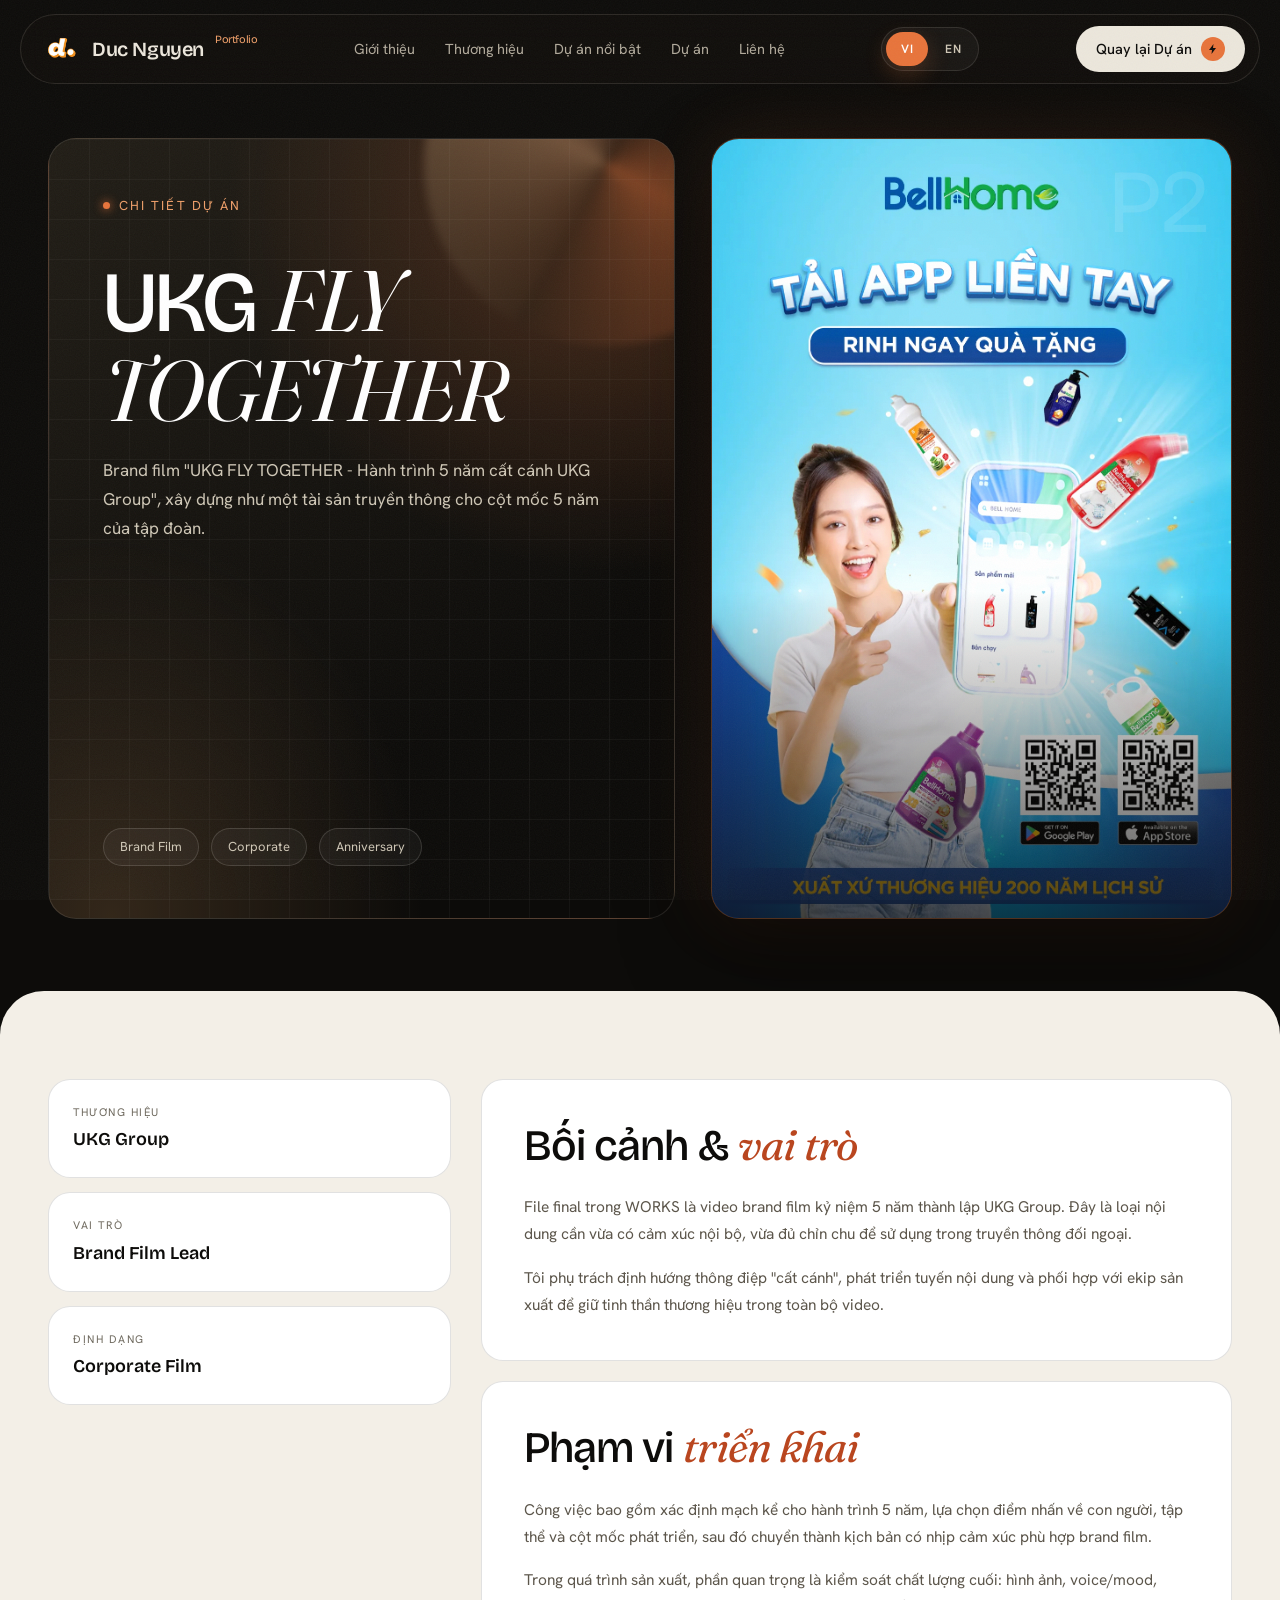
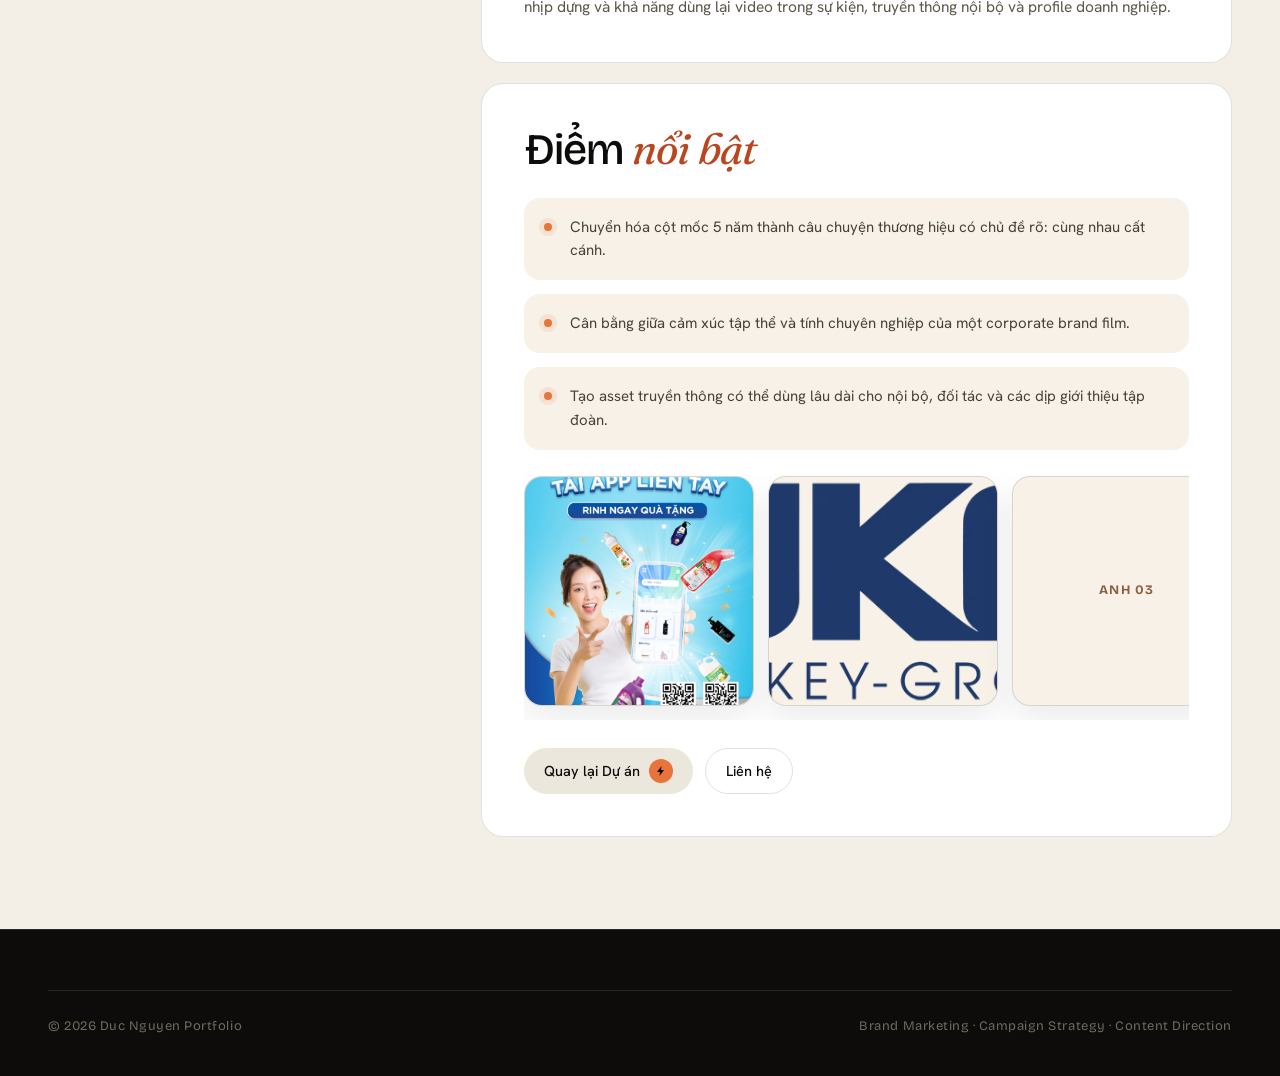
<file: case-studies/ukg-brand-film-fly-together.html>
<!DOCTYPE html>
<html lang="vi">
<head>
<meta charset="UTF-8">
<meta name="viewport" content="width=device-width, initial-scale=1.0">
<title>UKG FLY TOGETHER - Hành trình 5 năm cất cánh | Nguyễn Đình Đức</title>
<meta name="description" content="Project detail UKG FLY TOGETHER trong portfolio Brand Marketing của Nguyễn Đình Đức.">
<link rel="preconnect" href="https://fonts.googleapis.com">
<link rel="preconnect" href="https://fonts.gstatic.com" crossorigin>
<link href="https://fonts.googleapis.com/css2?family=Bricolage+Grotesque:opsz,wght@12..96,300..800&family=Fraunces:ital,opsz,wght@0,9..144,300..600;1,9..144,300..600&family=Hanken+Grotesk:wght@300..700&display=swap" rel="stylesheet">
<link rel="stylesheet" href="../assets/style.css">
<link rel="stylesheet" href="../assets/case-study.css">
</head>
<body class="case-page">
<nav><div class="bar wrap"><a href="../index.html" class="logo"><span class="mark"><img src="../assets/logo.webp" alt="" aria-hidden="true"></span><span>Duc Nguyen</span><small>Portfolio</small></a><div class="menu"><a href="../index.html#about">About</a><a href="../index.html#brands">Brands</a><a href="../index.html#work">Work</a><a href="../index.html#projects">Projects</a><a href="../index.html#contact">Contact</a></div><a href="../index.html#projects" class="btn btn-amber">Back to Projects <span class="bolt"><svg viewBox="0 0 24 24" fill="none"><path d="M13 2 4 14h6l-1 8 9-12h-6l1-8Z" fill="#0d0c0a"/></svg></span></a></div></nav>
<main>
  <header class="case-hero"><div class="wrap case-hero-grid"><div class="case-copy reveal"><div><div class="eyebrow"><span class="dot"></span>Project Detail</div><h1 class="display">UKG <span class="serif-it">FLY TOGETHER</span></h1><p class="case-lead">Brand film "UKG FLY TOGETHER - Hành trình 5 năm cất cánh UKG Group", xây dựng như một tài sản truyền thông cho cột mốc 5 năm của tập đoàn.</p></div><div class="case-tags"><span>Brand Film</span><span>Corporate</span><span>Anniversary</span></div></div><figure class="case-media reveal"><img src="../assets/proj-bg-ukg.webp" alt="UKG FLY TOGETHER"><span class="case-number">P2</span></figure></div></header>
  <section class="case-content"><div class="wrap case-content-grid"><aside class="case-summary reveal" aria-label="Tóm tắt dự án"><div class="case-summary-card"><div class="label">Thương hiệu</div><div class="value">UKG Group</div></div><div class="case-summary-card"><div class="label">Vai trò</div><div class="value">Brand Film Lead</div></div><div class="case-summary-card"><div class="label">Định dạng</div><div class="value">Corporate Film</div></div></aside><div><article class="case-story reveal"><h2>Bối cảnh & <span class="serif-it">vai trò</span></h2><p>File final trong WORKS là video brand film kỷ niệm 5 năm thành lập UKG Group. Đây là loại nội dung cần vừa có cảm xúc nội bộ, vừa đủ chỉn chu để sử dụng trong truyền thông đối ngoại.</p><p>Tôi phụ trách định hướng thông điệp "cất cánh", phát triển tuyến nội dung và phối hợp với ekip sản xuất để giữ tinh thần thương hiệu trong toàn bộ video.</p></article><article class="case-story reveal"><h2>Phạm vi <span class="serif-it">triển khai</span></h2><p>Công việc bao gồm xác định mạch kể cho hành trình 5 năm, lựa chọn điểm nhấn về con người, tập thể và cột mốc phát triển, sau đó chuyển thành kịch bản có nhịp cảm xúc phù hợp brand film.</p><p>Trong quá trình sản xuất, phần quan trọng là kiểm soát chất lượng cuối: hình ảnh, voice/mood, nhịp dựng và khả năng dùng lại video trong sự kiện, truyền thông nội bộ và profile doanh nghiệp.</p></article><article class="case-story reveal"><h2>Điểm <span class="serif-it">nổi bật</span></h2><ul class="case-highlights"><li>Chuyển hóa cột mốc 5 năm thành câu chuyện thương hiệu có chủ đề rõ: cùng nhau cất cánh.</li><li>Cân bằng giữa cảm xúc tập thể và tính chuyên nghiệp của một corporate brand film.</li><li>Tạo asset truyền thông có thể dùng lâu dài cho nội bộ, đối tác và các dịp giới thiệu tập đoàn.</li></ul><div class="case-actions"><a class="btn btn-amber" href="../index.html#projects">Quay lại Projects <span class="bolt"><svg viewBox="0 0 24 24" fill="none"><path d="M13 2 4 14h6l-1 8 9-12h-6l1-8Z" fill="#0d0c0a"/></svg></span></a><a class="btn btn-outline" href="../index.html#contact">Liên hệ</a></div></article></div></div></section>
</main>
<footer><div class="wrap"><div class="foot-bot"><small>© 2026 Duc Nguyen Portfolio</small><small>Brand Marketing · Campaign Strategy · Content Direction</small></div></div></footer>
<script src="../assets/script.js"></script>
</body>
</html>
</file>
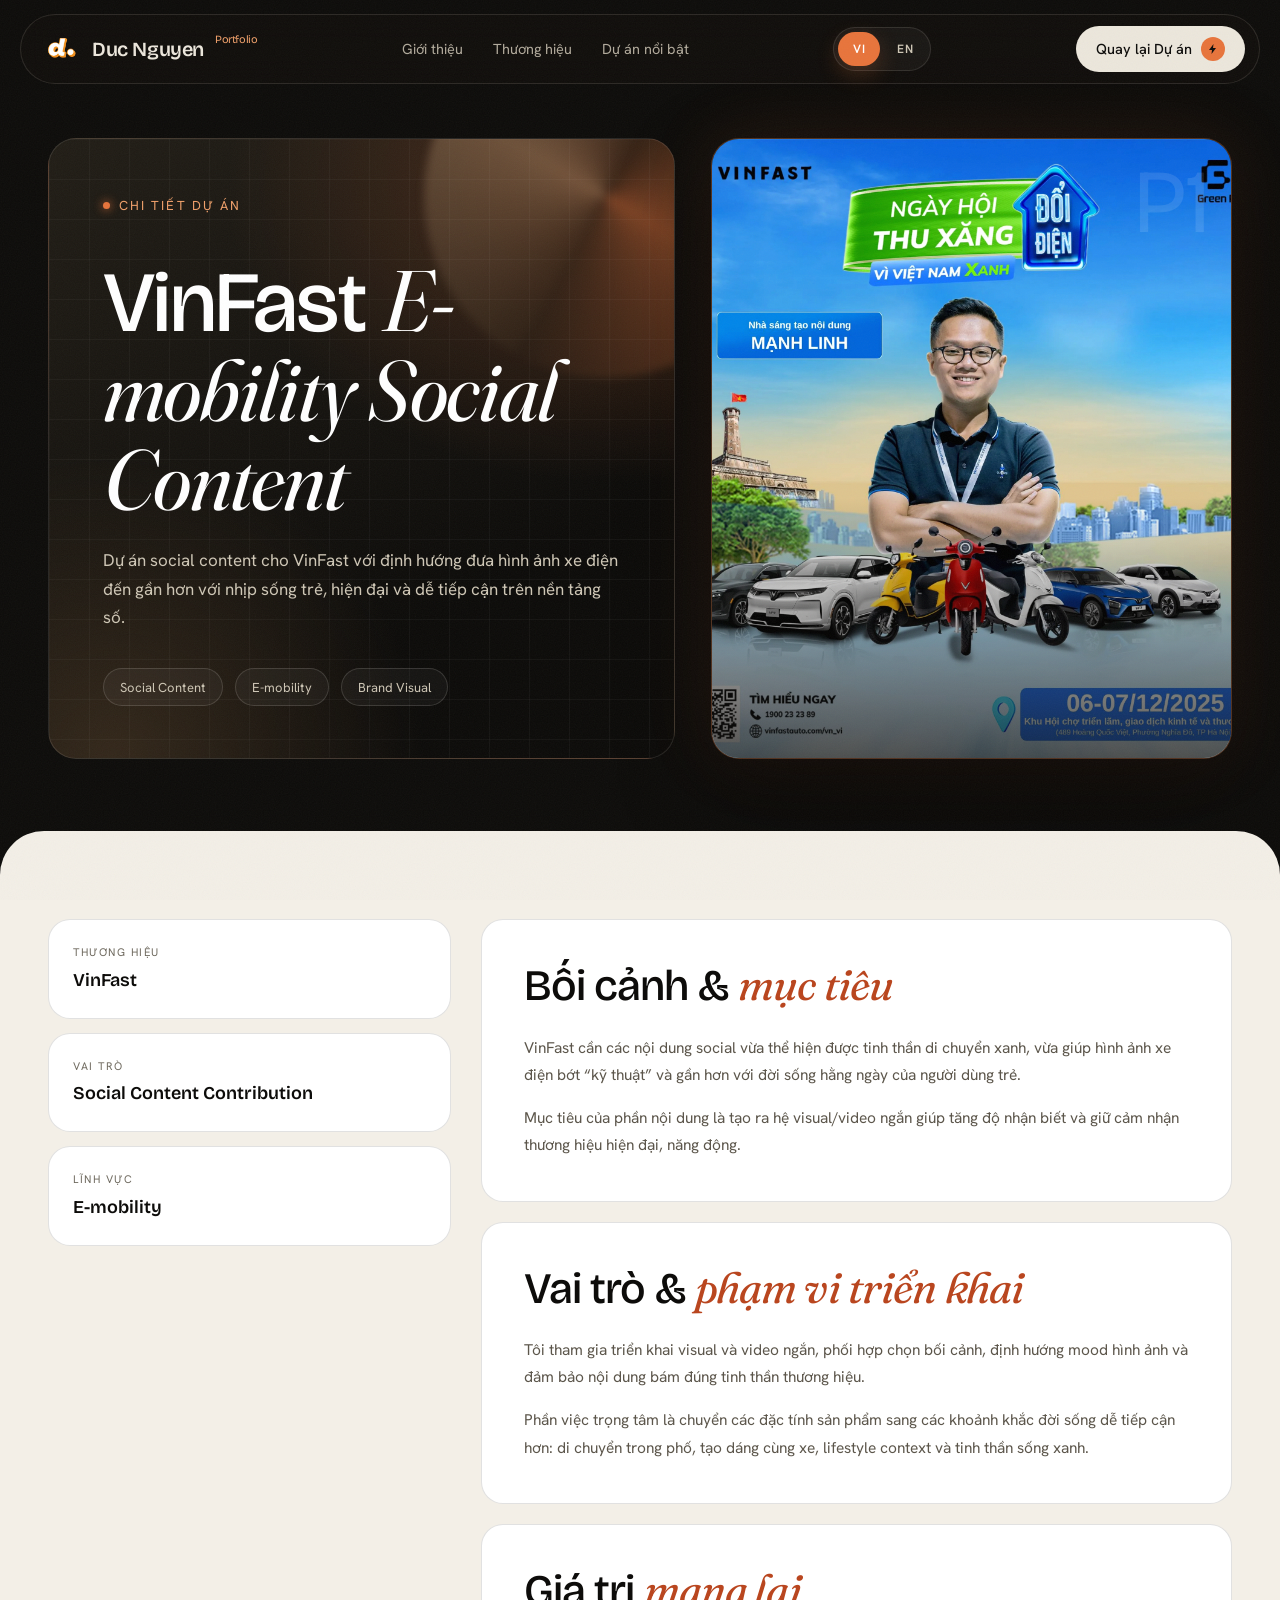
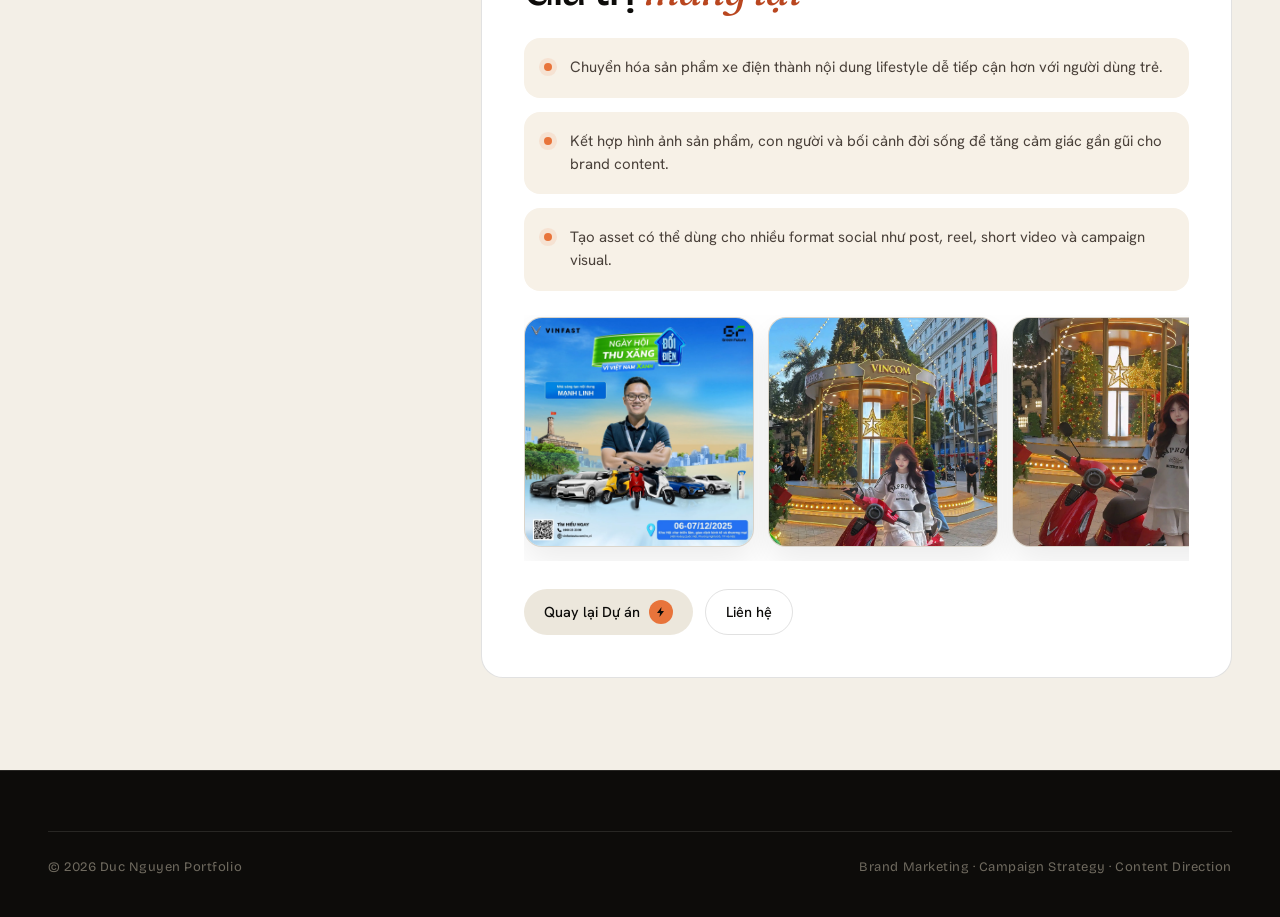
<file: case-studies/vinfast-e-mobility-social-content.html>
<!DOCTYPE html>
<html lang="vi">
<head>
<meta charset="UTF-8">
<meta name="viewport" content="width=device-width, initial-scale=1.0">
<title>VinFast — E-mobility Social Content | Nguyễn Đình Đức</title>
<meta name="description" content="Case study VinFast social content trong portfolio Brand Marketing của Nguyễn Đình Đức.">
<link rel="preconnect" href="https://fonts.googleapis.com">
<link rel="preconnect" href="https://fonts.gstatic.com" crossorigin>
<link href="https://fonts.googleapis.com/css2?family=Bricolage+Grotesque:opsz,wght@12..96,300..800&family=Fraunces:ital,opsz,wght@0,9..144,300..600;1,9..144,300..600&family=Hanken+Grotesk:wght@300..700&display=swap" rel="stylesheet">
<link rel="stylesheet" href="../assets/style.css">
<link rel="stylesheet" href="../assets/case-study.css">
</head>
<body class="case-page">
<nav><div class="bar wrap"><a href="../index.html" class="logo"><span class="mark"><img src="../assets/logo.webp" alt="" aria-hidden="true"></span><span>Duc Nguyen</span><small>Portfolio</small></a><div class="menu"><a href="../index.html#about">About</a><a href="../index.html#projects">Projects</a><a href="../index.html#contact">Contact</a></div><a href="../index.html#projects" class="btn btn-amber">Back to Projects <span class="bolt"><svg viewBox="0 0 24 24" fill="none"><path d="M13 2 4 14h6l-1 8 9-12h-6l1-8Z" fill="#0d0c0a"/></svg></span></a></div></nav>
<main>
  <header class="case-hero"><div class="wrap case-hero-grid"><div class="case-copy reveal"><div><div class="eyebrow"><span class="dot"></span>Project Detail</div><h1 class="display">VinFast <span class="serif-it">E-mobility Social Content</span></h1><p class="case-lead">Dự án social content cho VinFast với định hướng đưa hình ảnh xe điện đến gần hơn với nhịp sống trẻ, hiện đại và dễ tiếp cận trên nền tảng số.</p></div><div class="case-tags"><span>Social Content</span><span>E-mobility</span><span>Brand Visual</span></div></div><figure class="case-media reveal"><img src="../assets/proj-bg-vinfast-green-future.webp" alt="VinFast Green Future"><span class="case-number">P1</span></figure></div></header>
  <section class="case-content"><div class="wrap case-content-grid"><aside class="case-summary reveal" aria-label="Tóm tắt dự án"><div class="case-summary-card"><div class="label">Thương hiệu</div><div class="value">VinFast</div></div><div class="case-summary-card"><div class="label">Vai trò</div><div class="value">Social Content Contribution</div></div><div class="case-summary-card"><div class="label">Lĩnh vực</div><div class="value">E-mobility</div></div></aside><div><article class="case-story reveal"><h2>Bối cảnh &amp; <span class="serif-it">mục tiêu</span></h2><p>VinFast cần các nội dung social vừa thể hiện được tinh thần di chuyển xanh, vừa giúp hình ảnh xe điện bớt “kỹ thuật” và gần hơn với đời sống hằng ngày của người dùng trẻ.</p><p>Mục tiêu của phần nội dung là tạo ra hệ visual/video ngắn giúp tăng độ nhận biết và giữ cảm nhận thương hiệu hiện đại, năng động.</p></article><article class="case-story reveal"><h2>Vai trò &amp; <span class="serif-it">phạm vi triển khai</span></h2><p>Tôi tham gia triển khai visual và video ngắn, phối hợp chọn bối cảnh, định hướng mood hình ảnh và đảm bảo nội dung bám đúng tinh thần thương hiệu.</p><p>Phần việc trọng tâm là chuyển các đặc tính sản phẩm sang các khoảnh khắc đời sống dễ tiếp cận hơn: di chuyển trong phố, tạo dáng cùng xe, lifestyle context và tinh thần sống xanh.</p></article><article class="case-story reveal"><h2>Giá trị <span class="serif-it">mang lại</span></h2><ul class="case-highlights"><li>Chuyển hóa sản phẩm xe điện thành nội dung lifestyle dễ tiếp cận hơn với người dùng trẻ.</li><li>Kết hợp hình ảnh sản phẩm, con người và bối cảnh đời sống để tăng cảm giác gần gũi cho brand content.</li><li>Tạo asset có thể dùng cho nhiều format social như post, reel, short video và campaign visual.</li></ul><div class="case-actions"><a class="btn btn-amber" href="../index.html#projects">Quay lại Projects <span class="bolt"><svg viewBox="0 0 24 24" fill="none"><path d="M13 2 4 14h6l-1 8 9-12h-6l1-8Z" fill="#0d0c0a"/></svg></span></a><a class="btn btn-outline" href="../index.html#contact">Liên hệ</a></div></article></div></div></section>
</main>
<footer><div class="wrap"><div class="foot-bot"><small>© 2026 Duc Nguyen Portfolio</small><small>Brand Marketing · Campaign Strategy · Content Direction</small></div></div></footer>
<script src="../assets/script.js"></script>
</body>
</html>
</file>
<file: assets/style.css>
:root{
  --ink:#0d0c0a;
  --ink-2:#15130f;
  --surface:#1c1914;
  --paper:#f3efe7;
  --paper-2:#e9e3d6;
  --cream:#cfc7b6;
  --text:#ece7dc;
  --muted:#938b7c;
  --muted-d:#6f6a5f;
  --amber:#e8743b;
  --amber-soft:#f0a06a;
  --glow:rgba(232,116,59,.35);
  --line:rgba(236,231,220,.12);
  --line-d:rgba(13,12,10,.12);
  --r:22px;
  --maxw:1240px;
}
*{margin:0;padding:0;box-sizing:border-box}
html{scroll-behavior:smooth}
body{
  background:var(--ink);
  color:var(--text);
  font-family:"Hanken Grotesk",sans-serif;
  font-size:17px;
  line-height:1.5;
  -webkit-font-smoothing:antialiased;
  overflow-x:hidden;
}
::selection{background:var(--amber);color:#fff}
a{color:inherit;text-decoration:none}
img{max-width:100%;display:block}

/* grain overlay */
body::after{
  content:"";position:fixed;inset:0;z-index:9999;pointer-events:none;opacity:.045;
  background-image:url("data:image/svg+xml,%3Csvg xmlns='http://www.w3.org/2000/svg' width='160' height='160'%3E%3Cfilter id='n'%3E%3CfeTurbulence type='fractalNoise' baseFrequency='0.85' numOctaves='3' stitchTiles='stitch'/%3E%3C/filter%3E%3Crect width='100%25' height='100%25' filter='url(%23n)'/%3E%3C/svg%3E");
}

.wrap{max-width:var(--maxw);margin:0 auto;padding:0 28px}
.hero-inner{width:100%;padding:0 20px;flex:1;display:flex}
.display{font-family:"Bricolage Grotesque",sans-serif;font-weight:500;letter-spacing:-.02em;line-height:1.02}
.serif-it{font-family:"Fraunces",serif;font-style:italic;font-weight:400}

/* ---------- nav ---------- */
nav{position:fixed;top:0;left:0;right:0;z-index:1000;transition:.4s}
nav .bar{
  max-width:calc(100% - 40px);margin:14px auto;padding:11px 14px 11px 22px;
  display:flex;align-items:center;justify-content:space-between;gap:18px;
  background:rgba(20,18,14,.55);backdrop-filter:blur(14px);
  border:1px solid var(--line);border-radius:60px;
}
.logo{display:flex;align-items:center;gap:11px;font-family:"Bricolage Grotesque";font-weight:600;font-size:20px;letter-spacing:-.02em}
.logo .mark{width:38px;height:38px;display:grid;place-items:center}
.logo .mark img{width:100%;height:100%;object-fit:contain}
.logo small{font-size:11px;color:var(--amber-soft);font-weight:400;align-self:flex-start;margin-top:2px}
.menu{display:flex;gap:30px;font-size:14.5px;color:var(--cream)}
.menu a{position:relative;transition:.25s;opacity:.85}
.menu a::after{content:"";position:absolute;left:0;bottom:-6px;height:1.5px;width:0;background:var(--amber);transition:.3s}
.menu a:hover{opacity:1}
.menu a:hover::after{width:100%}
.lang-switch{
  display:inline-flex;align-items:center;gap:4px;
  padding:4px;border:1px solid var(--line);border-radius:999px;
  background:rgba(255,255,255,.04);
}
.lang-btn{
  min-width:42px;height:34px;padding:0 12px;border:none;border-radius:999px;
  background:transparent;color:var(--cream);font:600 12px/1 "Hanken Grotesk",sans-serif;
  letter-spacing:.08em;cursor:pointer;transition:.25s;
}
.lang-btn:hover{color:#fff;background:rgba(255,255,255,.08)}
.lang-btn.is-active{background:var(--amber);color:#fff;box-shadow:0 8px 22px rgba(232,116,59,.24)}
.btn{
  display:inline-flex;align-items:center;gap:9px;font-weight:500;font-size:14.5px;
  padding:11px 20px;border-radius:40px;cursor:pointer;border:none;transition:.3s;
  font-family:"Hanken Grotesk";white-space:nowrap;
}
.btn-amber{background:var(--text);color:var(--ink)}
.btn-amber:hover{background:var(--amber);color:#fff;box-shadow:0 8px 30px var(--glow)}
.btn-outline{background:transparent;color:var(--cream);border:1px solid var(--line)}
.btn-outline:hover{background:rgba(255,255,255,.08);border-color:rgba(236,231,220,.3)}
.btn-outline .bolt-out{width:22px;height:22px;display:grid;place-items:center;opacity:.7}
.btn-outline .bolt-out svg{width:14px;height:14px}
.btn .bolt{width:24px;height:24px;border-radius:50%;background:var(--amber);display:grid;place-items:center;transition:.3s}
.btn-amber:hover .bolt{background:#fff}
.btn .bolt svg{width:12px;height:12px}

/* ---------- hero ---------- */
.hero{position:relative;padding:138px 0 30px;min-height:100vh;display:flex;flex-direction:column}
.hero-stage{
  position:relative;flex:1;border-radius:28px;overflow:hidden;
  background:
    radial-gradient(120% 90% at 78% 18%,rgba(232,116,59,.22),transparent 55%),
    radial-gradient(80% 80% at 15% 90%,rgba(50,44,34,.9),transparent 60%),
    linear-gradient(155deg,#211d16,#0c0b09 70%);
  border:1px solid var(--line);min-height:580px;display:flex;flex-direction:column;justify-content:flex-start;
  padding:52px 56px 60px;
}
.hero-stage::before{
  content:"";position:absolute;right:-6%;top:8%;width:62%;height:88%;
  background:
    radial-gradient(closest-side,rgba(232,116,59,.5),transparent 70%),
    conic-gradient(from 200deg at 60% 50%,#3a2c1d,#caa37b,#1c160f,#e8743b,#2a2016);
  filter:blur(2px);opacity:.55;border-radius:48% 52% 60% 40%/55% 48% 52% 45%;
  transform:rotate(-8deg);animation:float 14s ease-in-out infinite;mix-blend-mode:screen;
}
.hero-stage::after{
  content:"";position:absolute;inset:0;
  background:url("data:image/svg+xml,%3Csvg xmlns='http://www.w3.org/2000/svg' width='40' height='40'%3E%3Cpath d='M0 .5H40M.5 0V40' stroke='%23ece7dc' stroke-opacity='.04'/%3E%3C/svg%3E");
  pointer-events:none;
}
@keyframes float{50%{transform:rotate(-2deg) translateY(-18px) scale(1.04)}}
.hero-head{position:relative;z-index:2;padding-right:calc(min(36vw,440px) + 8%);padding-top:40px}
.eyebrow{display:inline-flex;align-items:center;gap:9px;font-size:13px;letter-spacing:.16em;text-transform:uppercase;color:var(--amber-soft);margin-bottom:24px;opacity:0;animation:rise .8s .1s forwards}
.eyebrow .dot{width:7px;height:7px;border-radius:50%;background:var(--amber);box-shadow:0 0 10px var(--amber)}
.hero h1{font-size:clamp(52px,8.5vw,110px);color:#fff;margin-bottom:0}
.hero-role{font-family:"Bricolage Grotesque";font-weight:500;font-size:clamp(28px,4vw,58px);color:var(--muted);letter-spacing:-.02em;line-height:1.1;margin-top:12px;opacity:0;animation:rise .9s .36s forwards;transition:margin-top .42s cubic-bezier(.2,.8,.2,1)}
.hero-role.has-alt-role{margin-top:24px}
.hero h1 > span{display:block;opacity:0;animation:rise .9s forwards}
.hero h1 > span:nth-child(1){animation-delay:.12s}
.hero h1 > span:nth-child(2){animation-delay:.24s}
.hero h1 .serif-it{display:inline;color:var(--amber-soft);opacity:1;animation:none}
.hero-lift{
  display:inline-block;
  transform:translateY(0) scale(1);
  transform-origin:left center;
  transition:transform .36s cubic-bezier(.2,.8,.2,1),text-shadow .36s,filter .36s,color .36s;
  will-change:transform;
}
.role-lift{
  position:relative;
  min-width:min(100%,640px);
  padding-top:4px;
}
.role-title{
  display:inline-block;
  transition:opacity .28s ease,transform .28s cubic-bezier(.2,.8,.2,1);
}
.hero-role.is-swapping .role-title{
  opacity:0;
  transform:translateY(12px);
}
.role-also{
  position:absolute;
  left:0;
  top:-13px;
  color:var(--amber-soft);
  font-family:"Fraunces",serif;
  font-size:clamp(12px,1.2vw,16px);
  font-style:italic;
  font-weight:400;
  letter-spacing:.02em;
  line-height:1;
  opacity:0;
  transform:translateY(4px);
  transition:opacity .34s ease,transform .34s cubic-bezier(.2,.8,.2,1);
  pointer-events:none;
}
.hero-role.has-alt-role .role-also{
  opacity:.9;
  transform:translateY(0);
}
.hero-bio .hero-lift{display:block}
.hero h1 > span:hover .hero-lift,
.hero-role:hover .hero-lift,
.hero-foot p:hover .hero-lift{
  transform:translateY(-10px) scale(1.018);
  filter:brightness(1.12);
  text-shadow:0 16px 34px rgba(0,0,0,.42),0 0 28px rgba(232,116,59,.22);
}
.hero-role:hover .hero-lift{color:var(--cream)}
@keyframes rise{from{opacity:0;transform:translateY(26px)}to{opacity:1;transform:none}}

.hero-portrait{
  position:absolute;right:4%;top:4%;bottom:6%;z-index:2;width:min(40vw,480px);
  border:1px solid rgba(232,116,59,.35);border-radius:28px;overflow:hidden;
  background:rgba(13,12,10,.4);
  box-shadow:0 0 0 1px rgba(232,116,59,.12),0 40px 100px rgba(0,0,0,.5),0 0 80px rgba(232,116,59,.18);
  opacity:0;animation:rise .9s .42s forwards;transition:transform .36s cubic-bezier(.2,.8,.2,1),box-shadow .36s,border-color .36s;
}
.hero-portrait:hover{transform:translateY(-10px) scale(1.015);border-color:rgba(232,116,59,.58);box-shadow:0 0 0 1px rgba(232,116,59,.18),0 54px 120px rgba(0,0,0,.58),0 0 95px rgba(232,116,59,.26)}
.hero-portrait img{width:100%;height:100%;object-fit:cover;object-position:top center;filter:saturate(1.08) contrast(1.06) brightness(1.03);transition:transform .5s cubic-bezier(.2,.8,.2,1),filter .5s}
.hero-portrait:hover img{transform:scale(1.035);filter:saturate(1.14) contrast(1.08) brightness(1.06)}
.hero-portrait::after{content:"";position:absolute;inset:0;background:linear-gradient(180deg,transparent 60%,rgba(13,12,10,.7))}
.hero-portrait figcaption{
  position:absolute;left:18px;right:18px;bottom:16px;z-index:1;color:#fff;
  font-family:"Bricolage Grotesque";font-size:13px;letter-spacing:.08em;text-transform:uppercase;
}
.hero-foot{position:relative;z-index:2;padding-right:calc(min(36vw,440px) + 6%);margin-top:auto;padding-top:32px;display:flex;flex-direction:column;gap:0}
.hero-bio{display:flex;flex-direction:column;gap:16px}
.hero-foot p{max-width:420px;color:var(--cream);font-size:15.5px;opacity:0;animation:rise .9s .5s forwards}
.hero-meta{display:flex;gap:42px;opacity:0;animation:rise .9s .6s forwards}
.hero-meta .label{font-size:11px;letter-spacing:.16em;text-transform:uppercase;color:var(--muted);margin-bottom:6px}
.hero-meta .value{font-family:"Bricolage Grotesque";font-size:17px;color:#fff;font-weight:500}

.hero-strip{display:flex;align-items:center;gap:18px;margin-top:28px;color:var(--muted);font-size:13px;flex-wrap:wrap;padding-top:24px;border-top:1px solid rgba(236,231,220,.15)}
.hero-strip .sicons{display:flex;gap:12px}
.hero-strip .sicons a{height:34px;padding:0 14px;border:1px solid var(--line);border-radius:30px;display:grid;place-items:center;transition:.3s;color:var(--cream);font-size:12.5px;letter-spacing:.04em}
.hero-strip .sicons a:hover{background:var(--amber);border-color:var(--amber);color:#fff}

/* ---------- marquee ---------- */
.marquee{border-top:1px solid var(--line);border-bottom:1px solid var(--line);overflow:hidden;padding:0;margin-top:30px;height:76px;display:flex;align-items:center;position:relative;z-index:4;background:var(--ink)}
.marquee .track{display:flex;gap:60px;white-space:nowrap;animation:scroll 28s linear infinite;width:max-content;align-items:center}
.marquee span{font-family:"Bricolage Grotesque";font-size:18px;font-weight:700;text-transform:uppercase;letter-spacing:.11em;color:var(--cream);display:flex;align-items:center;gap:60px}
.marquee span i{color:var(--amber);font-style:normal;font-size:19px}
@keyframes scroll{to{transform:translateX(-50%)}}

/* ---------- section base ---------- */
section{position:relative}
.tag{font-size:13px;letter-spacing:.04em;color:var(--amber);font-family:"Bricolage Grotesque"}
.reveal{opacity:0;transform:translateY(34px);transition:.9s cubic-bezier(.2,.7,.2,1)}
.reveal.in{opacity:1;transform:none}

/* ---------- about (light) ---------- */
.light{background:var(--paper);color:var(--ink);border-radius:44px;margin-top:0;position:relative;z-index:3;overflow:hidden}
.light .tag{color:#b9461f}
.about{padding:92px 0 96px}
.steps{display:flex;align-items:center;gap:14px;font-family:"Bricolage Grotesque";font-size:14px;color:var(--muted-d)}
.steps b{color:var(--ink);font-size:20px}
.steps .ln{flex:1;height:1px;background:var(--line-d);max-width:180px}
.about-layout{display:grid;grid-template-columns:1fr 1fr;gap:64px;align-items:center;margin-top:48px}
.about-left h2{font-family:"Bricolage Grotesque";font-weight:500;font-size:clamp(26px,3.2vw,42px);line-height:1.06;letter-spacing:-.02em;margin:14px 0 24px}
.about-left h2 .serif-it{color:#b9461f}
.about-left{border-radius:24px;padding:18px 18px 14px;margin:-18px;transition:transform .36s cubic-bezier(.2,.8,.2,1),background .36s,box-shadow .36s}
.about-left:hover{transform:translateY(-8px);background:rgba(255,255,255,.58);box-shadow:0 22px 54px rgba(13,12,10,.08)}
.about-left p{color:#5c564b;font-size:15.5px;margin-bottom:16px;line-height:1.7}
.about-left p strong{color:var(--ink);font-weight:600}
.about-right{flex-shrink:0}

/* ---------- stats ---------- */
.stat-grid{display:grid;grid-template-columns:repeat(2,1fr);gap:14px;background:transparent;overflow:visible;border:none;box-shadow:none}
.stat-card{
  padding:36px 28px;text-align:center;cursor:default;position:relative;
  border-radius:20px;overflow:hidden;
  background:
    radial-gradient(ellipse 100% 55% at 50% -5%,rgba(232,116,59,.42),transparent 68%),
    radial-gradient(ellipse 80% 60% at 80% 110%,rgba(58,44,29,.7),transparent 65%),
    linear-gradient(160deg,#201a11,#0d0c0a);
  border:1px solid rgba(236,231,220,.1);
  box-shadow:0 16px 48px rgba(0,0,0,.45);
  transition:transform .36s cubic-bezier(.2,.8,.2,1),box-shadow .36s,border-color .36s;
}
.stat-card:hover{transform:translateY(-10px) scale(1.015);border-color:rgba(232,116,59,.35);box-shadow:0 30px 72px rgba(0,0,0,.52),0 0 48px rgba(232,116,59,.18)}
.stat-card:hover .num{color:var(--amber-soft)}
.stat-card .num{font-family:"Bricolage Grotesque";font-weight:600;font-size:clamp(40px,4vw,62px);color:var(--amber);line-height:1;letter-spacing:-.02em;transition:color .3s}
.stat-card .num sup{font-size:.38em;vertical-align:super;color:inherit;margin-left:2px}
.stat-card .lab{font-family:"Hanken Grotesk";font-size:11px;color:var(--cream);margin-top:12px;letter-spacing:.14em;text-transform:uppercase;opacity:.65}

/* ---------- brands ---------- */
.brands{background:var(--ink-2);padding:80px 0 96px;border-radius:44px 44px 0 0;position:relative;z-index:3}
.brand-head{text-align:center;max-width:680px;margin:0 auto 52px}
.brand-head .tag{color:var(--amber-soft)}
.brand-head h2{font-family:"Bricolage Grotesque";font-weight:500;font-size:clamp(28px,3.6vw,46px);color:#fff;letter-spacing:-.02em;line-height:1.05;margin:14px 0 12px}
.brand-head h2 .serif-it{color:var(--amber-soft)}
.brand-head p{color:var(--muted);font-size:15px}
.logo-rail{position:relative;display:flex;overflow:hidden;margin-bottom:16px}
.logo-rail::before,.logo-rail::after{content:"";position:absolute;top:0;bottom:0;width:140px;z-index:2;pointer-events:none}
.logo-rail::before{left:0;background:linear-gradient(90deg,var(--ink-2),transparent)}
.logo-rail::after{right:0;background:linear-gradient(270deg,var(--ink-2),transparent)}
.logo-track{display:flex;gap:16px;width:max-content;padding:0 8px;animation:logoScroll 46s linear infinite}
.logo-rail.rev .logo-track{animation:logoScrollRev 52s linear infinite}
.logo-rail:hover .logo-track{animation-play-state:paused}
.logo-item{width:186px;height:72px;flex:0 0 186px;display:flex;align-items:center;justify-content:center;padding:16px 24px;border:1px solid rgba(255,255,255,.12);border-radius:16px;background:#fff;color:var(--ink);box-shadow:0 4px 20px rgba(0,0,0,.25);transition:transform .36s cubic-bezier(.2,.8,.2,1),box-shadow .36s,border-color .36s}
.logo-item:hover{transform:translateY(-10px) scale(1.035);border-color:rgba(232,116,59,.58);box-shadow:0 22px 48px rgba(0,0,0,.42),0 0 28px rgba(232,116,59,.16)}
.logo-item img{display:block;max-width:100%;max-height:38px;object-fit:contain;transition:.3s}
.logo-item img[src=""],.logo-item img.broken{display:none}
.logo-item span{font-family:"Bricolage Grotesque";font-size:14px;font-weight:600;text-align:center;white-space:nowrap;color:rgba(255,255,255,.7);display:none}
.logo-item:has(img.broken) span,.logo-item:has(img[src=""]) span{display:block}
@keyframes logoScroll{from{transform:translateX(0)}to{transform:translateX(-50%)}}
@keyframes logoScrollRev{from{transform:translateX(-50%)}to{transform:translateX(0)}}

/* ---------- work / case studies ---------- */
.work{background:var(--ink);padding:104px 0 96px}
.work-head{max-width:760px;margin:0 auto 60px;text-align:center}
.work-head h2{font-family:"Bricolage Grotesque";font-weight:500;font-size:clamp(32px,4.6vw,58px);color:#fff;letter-spacing:-.025em;line-height:1.04;margin:16px 0 0}
.work-head h2 .serif-it{color:var(--amber-soft)}
.case{display:grid;grid-template-columns:5fr 7fr;gap:40px;align-items:stretch;margin-bottom:28px}
.case:nth-child(even){grid-template-columns:7fr 5fr}
.case:nth-child(even) .case-visual{order:2}
.case-visual{position:relative;border-radius:26px;overflow:hidden;min-height:420px;display:flex;align-items:flex-end;padding:34px;isolation:isolate;transition:transform .36s cubic-bezier(.2,.8,.2,1),box-shadow .36s,border-color .36s}
.case-visual::before{content:"";position:absolute;inset:0;z-index:-2}
.case-visual::after{content:"";position:absolute;inset:0;z-index:0;pointer-events:none;background:linear-gradient(180deg,rgba(0,0,0,0) 35%,rgba(0,0,0,.55) 75%,rgba(0,0,0,.82) 100%)}
.case-visual.c1::before{background:radial-gradient(120% 80% at 30% 20%,#caa37b,#3a2c1d 60%,#0c0b09)}
.case-visual.c2::before{background:radial-gradient(120% 90% at 70% 25%,#e8743b,#5a3318 55%,#120d09)}
.case-visual.c3::before{background:radial-gradient(120% 90% at 50% 30%,#caa37b,#241a10 55%,#0c0b09)}
.case-visual.c4::before{background:radial-gradient(120% 90% at 40% 70%,#9C6F3F,#2a1f15 60%,#0c0b09)}
.case-image{position:absolute;inset:0;width:100%;height:100%;object-fit:cover;z-index:-1;opacity:.85;filter:saturate(.96) contrast(1.04);transition:transform .5s cubic-bezier(.2,.8,.2,1),filter .5s,opacity .5s}
video.case-image{z-index:0;opacity:1;filter:none}
.case-image[src=""],.case-image.broken{display:none}
.case-visual:hover{transform:translateY(-10px) scale(1.012);box-shadow:0 30px 72px rgba(0,0,0,.42),0 0 46px rgba(232,116,59,.14)}
.case-visual:hover .case-image{transform:scale(1.045);opacity:.95;filter:saturate(1.04) contrast(1.08)}
.case-visual:hover video.case-image{transform:none;opacity:1;filter:none}
.case-visual .vbig{position:absolute;right:22px;top:18px;font-family:"Bricolage Grotesque";font-size:90px;color:rgba(255,255,255,.08);line-height:1;z-index:0;pointer-events:none}
.case-visual-text{position:relative;z-index:1;pointer-events:none}
.case-visual .ptype{font-family:"Bricolage Grotesque";font-size:12px;letter-spacing:.1em;text-transform:uppercase;color:var(--amber-soft);margin-bottom:10px}
.case-visual .pname{font-family:"Bricolage Grotesque";font-weight:500;font-size:30px;color:#fff;line-height:1.05;letter-spacing:-.02em}
.case-body{background:var(--surface);border:1px solid var(--line);border-radius:26px;padding:36px 38px;display:flex;flex-direction:column;transition:transform .36s cubic-bezier(.2,.8,.2,1),box-shadow .36s,border-color .36s,background .36s}
.case-body:hover{transform:translateY(-10px);border-color:rgba(232,116,59,.34);background:#211d17;box-shadow:0 28px 68px rgba(0,0,0,.42),0 0 38px rgba(232,116,59,.12)}
.case-meta{display:flex;flex-wrap:wrap;gap:30px;padding-bottom:24px;margin-bottom:24px;border-bottom:1px solid var(--line)}
.case-meta .label{font-size:11px;letter-spacing:.14em;text-transform:uppercase;color:var(--muted);margin-bottom:6px}
.case-meta .value{font-family:"Bricolage Grotesque";font-size:15px;color:#fff;font-weight:500}
.case-body h3{font-family:"Bricolage Grotesque";font-weight:500;font-size:24px;color:#fff;letter-spacing:-.02em;margin-bottom:16px}
.case-body p{font-size:14.5px;color:var(--cream);line-height:1.65;margin-bottom:14px}
.case-body .btn{margin-top:auto;align-self:flex-start}

/* ---------- project cards ---------- */
.proj-section{background:var(--paper);padding:96px 0;border-radius:44px 44px 0 0;position:relative;z-index:3}
.proj-section-head{margin-bottom:52px}
.proj-section-head h2{font-family:"Bricolage Grotesque";font-weight:500;font-size:clamp(28px,3.8vw,48px);color:var(--ink);letter-spacing:-.02em;line-height:1.05;margin-top:14px}
.proj-section-head h2 .serif-it{color:#b9461f}
.proj-grid{display:grid;grid-template-columns:repeat(3,1fr);gap:20px}
.proj-card{
  border-radius:22px;overflow:hidden;min-height:380px;
  display:flex;flex-direction:column;justify-content:space-between;
  padding:28px;position:relative;
  background:#0d0c0a;
  border:1px solid rgba(236,231,220,.1);
  box-shadow:0 16px 48px rgba(0,0,0,.38);
  transition:transform .36s cubic-bezier(.2,.8,.2,1),box-shadow .36s,border-color .36s;
}
.proj-card:hover{transform:translateY(-12px) scale(1.012);border-color:rgba(232,116,59,.34);box-shadow:0 34px 78px rgba(0,0,0,.52),0 0 52px rgba(232,116,59,.16)}
.proj-bg{position:absolute;inset:0;width:100%;height:100%;object-fit:cover;z-index:0;transition:transform .55s cubic-bezier(.2,.8,.2,1),filter .55s}
.proj-card:hover .proj-bg{transform:scale(1.05);filter:saturate(1.08) contrast(1.06)}
.proj-card-overlay{
  position:absolute;inset:0;z-index:1;
  background:
    radial-gradient(ellipse 90% 55% at 50% -5%,rgba(232,116,59,.28),transparent 66%),
    radial-gradient(ellipse 70% 50% at 85% 110%,rgba(58,44,29,.44),transparent 60%),
    linear-gradient(160deg,rgba(32,26,17,.58),rgba(13,12,10,.7));
}
.proj-card-top{display:flex;justify-content:space-between;align-items:flex-start;gap:12px;position:relative;z-index:2}
.proj-card-tag{font-family:"Fraunces";font-style:italic;font-weight:400;font-size:18px;color:rgba(255,255,255,.88);letter-spacing:-.01em;line-height:1.2}
.proj-card-type{font-size:11px;color:rgba(207,199,182,.55);text-align:right;line-height:1.6;letter-spacing:.06em;text-transform:uppercase;white-space:nowrap}
.proj-card-body{position:relative;z-index:2}
.proj-card-body h3{font-family:"Bricolage Grotesque";font-weight:500;font-size:20px;color:#fff;letter-spacing:-.02em;margin-bottom:10px;line-height:1.15}
.proj-card-body p{
  display:-webkit-box;
  overflow:hidden;
  -webkit-box-orient:vertical;
  -webkit-line-clamp:3;
  font-size:13.5px;
  color:rgba(236,231,220,.84);
  line-height:1.65;
  margin-bottom:22px;
}
.proj-logo{
  position:absolute;bottom:24px;right:24px;z-index:3;
  background:rgba(255,255,255,.96);border-radius:10px;
  padding:5px 10px;height:38px;
  display:flex;align-items:center;
  box-shadow:0 4px 16px rgba(0,0,0,.35);
}
.proj-logo img{height:22px;max-width:80px;object-fit:contain}
.proj-logo span{font-family:"Bricolage Grotesque";font-size:13px;font-weight:800;color:#f29b23;letter-spacing:.02em}
.btn-proj{display:inline-flex;align-items:center;gap:9px;background:#fff;color:var(--ink);border-radius:40px;padding:10px 16px 10px 20px;font-family:"Hanken Grotesk";font-size:13.5px;font-weight:500;transition:.3s}
.btn-proj:hover{background:var(--amber);color:#fff}
.btn-proj:hover .bolt{background:#fff}
.btn-proj .bolt{width:28px;height:28px;border-radius:50%;background:var(--amber);display:grid;place-items:center;flex-shrink:0;transition:.3s}
.btn-proj .bolt svg{width:13px;height:13px}
@media(max-width:980px){.proj-grid{grid-template-columns:repeat(2,1fr)}}
@media(max-width:560px){.proj-grid{grid-template-columns:1fr}}

/* ---------- method ---------- */
.method{background:var(--paper);padding:96px 0;border-radius:44px 44px 0 0;position:relative;z-index:3}
.method-head{max-width:760px;margin-bottom:56px}
.method-head h2{font-family:"Bricolage Grotesque";font-weight:500;font-size:clamp(28px,3.8vw,48px);color:var(--ink);letter-spacing:-.02em;line-height:1.05;margin-top:14px}
.method-head h2 .serif-it{color:#b9461f}
.method-grid{display:grid;grid-template-columns:repeat(5,1fr);gap:18px}
.mstep{background:#fff;border:1px solid var(--line-d);border-radius:22px;padding:26px 22px;transition:transform .36s cubic-bezier(.2,.8,.2,1),box-shadow .36s,border-color .36s,background .36s}
.mstep:hover{background:var(--ink);transform:translateY(-10px) scale(1.012);border-color:rgba(232,116,59,.34);box-shadow:0 24px 58px rgba(13,12,10,.14)}
.mstep:hover h4,.mstep:hover .snum{color:#fff}
.mstep:hover p{color:rgba(255,255,255,.7)}
.mstep:hover .snum{color:var(--amber)}
.snum{font-family:"Bricolage Grotesque";font-weight:600;font-size:30px;color:var(--amber);line-height:1;margin-bottom:18px}
.mstep h4{font-family:"Bricolage Grotesque";font-weight:500;font-size:18px;color:var(--ink);margin-bottom:10px}
.mstep p{font-size:13px;color:#5c564b;line-height:1.6;transition:.4s}

/* ---------- tools ---------- */
.tools{background:var(--paper);padding:0 0 96px}
.tools-grid{display:grid;grid-template-columns:repeat(4,1fr);gap:18px;margin-bottom:30px}
.tcard{background:#fff;border:1px solid var(--line-d);border-radius:22px;padding:28px 24px;transition:transform .36s cubic-bezier(.2,.8,.2,1),box-shadow .36s,border-color .36s,background .36s}
.tcard:hover{transform:translateY(-10px) scale(1.012);border-color:rgba(232,116,59,.28);box-shadow:0 24px 58px rgba(13,12,10,.12)}
.tcard.dark{background:var(--ink);border-color:var(--ink)}
.tcard.dark:hover{border-color:rgba(232,116,59,.38);box-shadow:0 26px 64px rgba(0,0,0,.34),0 0 34px rgba(232,116,59,.12)}
.edu-grid .tcard:hover{box-shadow:0 26px 64px rgba(13,12,10,.14),0 0 30px rgba(232,116,59,.08)}
.tcard h5{font-family:"Bricolage Grotesque";font-weight:600;font-size:13px;letter-spacing:.04em;color:var(--amber);text-transform:uppercase;margin-bottom:18px}
.tcard ul{list-style:none;display:flex;flex-direction:column;gap:10px}
.tcard li{font-size:14.5px;color:#4a413a;display:flex;gap:9px;align-items:flex-start}
.tcard li::before{content:"";width:5px;height:5px;border-radius:50%;background:var(--amber);margin-top:8px;flex-shrink:0}
.tcard.dark li{color:rgba(236,231,220,.82)}

.edu-grid{display:grid;grid-template-columns:1fr 1fr;gap:18px}

/* ---------- testimonials ---------- */
.testi{background:var(--ink);padding:104px 0 96px}
.testi-head{max-width:760px;margin:0 auto 56px;text-align:center}
.testi-head h2{font-family:"Bricolage Grotesque";font-weight:500;font-size:clamp(28px,4vw,50px);color:#fff;letter-spacing:-.02em;line-height:1.05;margin-top:14px}
.testi-head h2 .serif-it{color:var(--amber-soft)}
.testi-slider{position:relative}
.testi-grid{display:grid;grid-template-columns:1fr 1fr;gap:22px;overflow:hidden}
.tquote{background:var(--surface);border:1px solid var(--line);border-radius:26px;padding:34px 32px;transition:opacity .4s,transform .36s cubic-bezier(.2,.8,.2,1),box-shadow .36s,border-color .36s,background .36s;min-width:0}
.tquote:hover{transform:translateY(-10px) scale(1.012);border-color:rgba(232,116,59,.42);background:#211d17;box-shadow:0 30px 72px rgba(0,0,0,.42),0 0 42px rgba(232,116,59,.13)}
.testi-nav{display:flex;justify-content:center;gap:12px;margin-top:28px}
.testi-btn{width:44px;height:44px;border-radius:50%;border:1px solid rgba(236,231,220,.18);background:rgba(255,255,255,.05);color:rgba(236,231,220,.7);cursor:pointer;display:grid;place-items:center;transition:.25s;flex-shrink:0}
.testi-btn:hover{background:var(--amber);border-color:var(--amber);color:#fff}
.testi-btn svg{width:18px;height:18px}
.tquote .qm{font-family:"Fraunces";font-style:italic;font-size:40px;color:var(--amber);line-height:.6;margin-bottom:8px;display:block}
.tquote p{font-size:15.5px;color:var(--cream);line-height:1.7;margin-bottom:26px}
.tfoot{display:flex;align-items:center;gap:14px;border-top:1px solid var(--line);padding-top:22px}
.tfoot .av{width:48px;height:48px;border-radius:50%;background:radial-gradient(circle at 30% 30%,#caa37b,#3a2c1d);flex-shrink:0;display:grid;place-items:center;font-family:"Bricolage Grotesque";font-weight:600;color:#fff;font-size:15px;transition:transform .36s cubic-bezier(.2,.8,.2,1),box-shadow .36s}
.tquote:hover .tfoot .av{transform:translateY(-3px) scale(1.08);box-shadow:0 12px 28px rgba(232,116,59,.18)}
.tfoot .name{font-family:"Bricolage Grotesque";font-size:15px;color:#fff;font-weight:500}
.tfoot .pos{font-size:12.5px;color:var(--muted)}
.tfoot .pos-phone{font-size:12px;color:rgba(207,199,182,.45);margin-top:2px;letter-spacing:.04em}

/* ---------- cta / contact ---------- */
.cta{padding:96px 0;background:var(--ink)}
.cta-stage{position:relative;border-radius:34px;overflow:hidden;min-height:440px;display:flex;flex-direction:column;align-items:center;justify-content:center;text-align:center;padding:64px 30px;
  background:radial-gradient(100% 120% at 50% 120%,rgba(232,116,59,.35),transparent 55%),linear-gradient(180deg,#1a1610,#0a0908);border:1px solid var(--line)}
.cta-stage::before{content:"";position:absolute;left:50%;bottom:-30%;width:80%;height:80%;transform:translateX(-50%);
  background:conic-gradient(from 180deg at 50% 50%,#3a2c1d,#caa37b,#1c160f,#e8743b,#2a2016);opacity:.4;filter:blur(8px);border-radius:50%;animation:float 16s ease-in-out infinite}
.cta-stage .tag{position:relative;z-index:2;color:var(--amber-soft)}
.cta-stage h2{position:relative;font-family:"Bricolage Grotesque";font-weight:500;font-size:clamp(32px,5vw,64px);color:#fff;letter-spacing:-.025em;line-height:1.04;z-index:2;margin:16px 0 8px}
.cta-stage h2 .serif-it{color:var(--amber-soft)}
.cta-stage .sub{position:relative;z-index:2;color:var(--cream);max-width:620px;font-size:15.5px;margin-bottom:30px}
.cta-stage .email{position:relative;z-index:2;font-family:"Fraunces";font-size:clamp(24px,3.2vw,36px);color:#fff;border-bottom:1px solid var(--amber);padding-bottom:4px;transition:.3s}
.cta-stage .email:hover{color:var(--amber-soft)}
.cta-meta{position:relative;z-index:2;display:flex;flex-wrap:wrap;justify-content:center;gap:48px;margin-top:42px;padding-top:30px;border-top:1px solid var(--line);width:100%;max-width:760px}
.cta-meta .label{font-size:11px;letter-spacing:.16em;text-transform:uppercase;color:var(--muted);margin-bottom:8px}
.cta-meta .value{font-family:"Bricolage Grotesque";font-size:15px;color:#fff;font-weight:500}

/* ---------- footer ---------- */
footer{padding:60px 0 40px;border-top:1px solid var(--line);background:var(--ink)}
.foot-top{display:grid;grid-template-columns:1.4fr 1fr 1fr 1fr;gap:30px;padding-bottom:50px}
.foot-top .logo{margin-bottom:18px}
.foot-top p{color:var(--muted);font-size:14px;max-width:280px}
.foot-col h4{font-size:13px;letter-spacing:.1em;text-transform:uppercase;color:var(--muted-d);margin-bottom:16px}
.foot-col a{display:block;color:var(--cream);font-size:14.5px;margin-bottom:11px;transition:.25s}
.foot-col a:hover{color:var(--amber)}
.foot-bot{display:flex;justify-content:space-between;align-items:center;border-top:1px solid var(--line);padding-top:26px;flex-wrap:wrap;gap:16px}
.foot-bot small{color:var(--muted-d);font-size:13px;font-family:"Bricolage Grotesque";letter-spacing:.04em}

/* ---------- responsive ---------- */
@media(max-width:980px){
  .menu{display:none}
  .hero-inner{padding:0 12px}
  .hero-stage{padding:34px 28px}
  .hero-portrait{position:relative;right:auto;top:auto;bottom:auto;width:min(360px,100%);margin:34px 0 0}
  .about-grid{grid-template-columns:1fr;gap:0}
  .case,.case:nth-child(even){grid-template-columns:1fr}
  .case:nth-child(even) .case-visual{order:0}
  .method-grid{grid-template-columns:1fr 1fr}
  .tools-grid{grid-template-columns:1fr 1fr}
  .testi-grid{grid-template-columns:1fr}
  .foot-top{grid-template-columns:1fr 1fr}
}
@media(max-width:560px){
  .wrap{padding:0 18px}
  .hero-inner{padding:0 10px}
  .hero-stage{padding:28px 22px}
  .hero-meta{gap:28px}
  .hero-portrait{width:100%;max-height:360px}
  .about-layout{grid-template-columns:1fr;gap:40px}
  .stat-grid{grid-template-columns:repeat(2,1fr)}
  .stat-card{padding:28px 20px}
  .method-grid{grid-template-columns:1fr}
  .tools-grid{grid-template-columns:1fr}
  .edu-grid{grid-template-columns:1fr}
  .foot-top{grid-template-columns:1fr}
  .hero-foot{flex-direction:column;align-items:flex-start}
}
</file>
<file: assets/case-study.css>
.case-page{
  background:var(--ink);
  color:var(--text);
}

.case-page main{
  padding-top:118px;
}

.case-hero{
  padding:20px 0 72px;
}

.case-hero-grid{
  display:grid;
  grid-template-columns:minmax(0,1fr) minmax(360px,44%);
  gap:36px;
  align-items:stretch;
}

.case-copy{
  position:relative;
  min-height:560px;
  border:1px solid var(--line);
  border-radius:28px;
  padding:52px 54px;
  display:flex;
  flex-direction:column;
  justify-content:space-between;
  overflow:hidden;
  background:
    radial-gradient(110% 85% at 90% 8%,rgba(232,116,59,.26),transparent 56%),
    radial-gradient(80% 80% at 10% 100%,rgba(58,44,29,.85),transparent 62%),
    linear-gradient(150deg,#211d16,#0c0b09 72%);
}

.case-copy::before{
  content:"";
  position:absolute;
  right:-18%;
  top:-20%;
  width:58%;
  aspect-ratio:1;
  border-radius:50%;
  background:conic-gradient(from 210deg,#3a2c1d,#caa37b,#1c160f,#e8743b,#2a2016);
  filter:blur(4px);
  opacity:.34;
}

.case-copy::after{
  content:"";
  position:absolute;
  inset:0;
  pointer-events:none;
  background:url("data:image/svg+xml,%3Csvg xmlns='http://www.w3.org/2000/svg' width='40' height='40'%3E%3Cpath d='M0 .5H40M.5 0V40' stroke='%23ece7dc' stroke-opacity='.04'/%3E%3C/svg%3E");
}

.case-copy > *{
  position:relative;
  z-index:1;
}

.case-page h1{
  max-width:780px;
  margin:18px 0 20px;
  font-size:clamp(46px,6.7vw,92px);
  color:#fff;
}

.case-lead{
  max-width:680px;
  color:var(--cream);
  font-size:17px;
  line-height:1.7;
}

.case-tags{
  display:flex;
  flex-wrap:wrap;
  gap:12px;
  padding-top:36px;
}

.case-mini-gallery{
  display:grid;
  grid-template-columns:repeat(2,minmax(0,1fr));
  gap:14px;
  margin-top:28px;
  max-width:420px;
}

.case-mini-gallery-three{
  grid-template-columns:repeat(3,minmax(0,1fr));
  max-width:620px;
}

.case-mini-frame{
  position:relative;
  aspect-ratio:1;
  overflow:hidden;
  border-radius:20px;
  border:1px solid rgba(236,231,220,.14);
  background:rgba(255,255,255,.06);
  box-shadow:0 18px 42px rgba(0,0,0,.26);
  transition:transform .36s cubic-bezier(.2,.8,.2,1),box-shadow .36s,border-color .36s;
}

.case-mini-frame:hover{
  transform:translateY(-8px) scale(1.018);
  border-color:rgba(232,116,59,.42);
  box-shadow:0 28px 62px rgba(0,0,0,.36),0 0 34px rgba(232,116,59,.14);
}

.case-mini-frame img{
  width:100%;
  height:100%;
  object-fit:cover;
  transition:transform .5s cubic-bezier(.2,.8,.2,1),filter .5s;
}

.case-mini-frame:hover img{
  transform:scale(1.05);
  filter:saturate(1.08) contrast(1.06);
}

.case-mini-logo{
  display:grid;
  place-items:center;
  padding:22px;
  background:#fff;
}

.case-mini-logo img{
  width:100%;
  height:auto;
  max-height:72%;
  object-fit:contain;
}

.case-tags span{
  min-height:38px;
  display:inline-flex;
  align-items:center;
  border:1px solid rgba(236,231,220,.16);
  border-radius:40px;
  padding:0 16px;
  color:var(--cream);
  background:rgba(255,255,255,.04);
  font-size:13px;
}

.case-channel-tags{
  display:flex;
  flex-wrap:wrap;
  gap:10px;
  margin-top:14px;
}

.case-channel-tags a,
.case-channel-tags span{
  min-height:40px;
  display:inline-flex;
  align-items:center;
  border:1px solid rgba(232,116,59,.32);
  border-radius:14px;
  padding:0 14px;
  color:#fff;
  text-decoration:none;
  background:rgba(232,116,59,.12);
  box-shadow:0 12px 28px rgba(0,0,0,.14);
  font-size:13px;
  font-weight:600;
  transition:transform .36s cubic-bezier(.2,.8,.2,1),border-color .36s,background .36s,box-shadow .36s;
}

.case-channel-tags a:hover,
.case-channel-tags span:hover{
  transform:translateY(-5px);
  border-color:rgba(232,116,59,.58);
  background:rgba(232,116,59,.2);
  box-shadow:0 20px 38px rgba(0,0,0,.22),0 0 24px rgba(232,116,59,.1);
}

.case-media{
  position:relative;
  min-height:560px;
  border:1px solid rgba(232,116,59,.26);
  border-radius:28px;
  overflow:hidden;
  background:var(--surface);
  box-shadow:0 34px 90px rgba(0,0,0,.42),0 0 70px rgba(232,116,59,.12);
  transition:transform .36s cubic-bezier(.2,.8,.2,1),box-shadow .36s,border-color .36s;
}

.case-media img{
  width:100%;
  height:100%;
  object-fit:cover;
  filter:saturate(1.02) contrast(1.04);
  transition:transform .55s cubic-bezier(.2,.8,.2,1),filter .55s;
}

.case-media:hover{
  transform:translateY(-10px) scale(1.012);
  border-color:rgba(232,116,59,.5);
  box-shadow:0 44px 110px rgba(0,0,0,.5),0 0 88px rgba(232,116,59,.2);
}

.case-media:hover img{
  transform:scale(1.04);
  filter:saturate(1.1) contrast(1.07) brightness(1.04);
}

.case-video-media{
  background:#0d0c0a;
}

.case-video-media iframe,
.case-video-media video{
  position:absolute;
  inset:0;
  width:100%;
  height:100%;
  border:0;
  z-index:1;
}

.case-video-media video{
  object-fit:cover;
}

.case-video-media .case-number{
  z-index:2;
  pointer-events:none;
}

.case-logo-media{
  display:grid;
  place-items:center;
  padding:56px;
  background:
    radial-gradient(120% 90% at 62% 18%,rgba(232,116,59,.34),transparent 58%),
    linear-gradient(155deg,#211d16,#0c0b09 72%);
}

.case-logo-media img{
  width:min(78%,360px);
  height:auto;
  object-fit:contain;
  padding:24px;
  border-radius:22px;
  background:#fff;
  box-shadow:0 26px 60px rgba(0,0,0,.32);
}

.case-media::after{
  content:"";
  position:absolute;
  inset:0;
  background:linear-gradient(180deg,transparent 58%,rgba(13,12,10,.72));
  pointer-events:none;
}

.case-number{
  position:absolute;
  right:22px;
  top:18px;
  z-index:1;
  font-family:"Bricolage Grotesque";
  font-size:90px;
  line-height:1;
  color:rgba(255,255,255,.11);
}

.case-content{
  background:var(--paper);
  color:var(--ink);
  border-radius:44px 44px 0 0;
  padding:88px 0 92px;
}

.case-content-grid{
  display:grid;
  grid-template-columns:minmax(240px,34%) minmax(0,1fr);
  gap:30px;
  align-items:start;
}

.case-summary{
  position:sticky;
  top:112px;
  display:grid;
  gap:14px;
}

.case-summary-card,
.case-story{
  border:1px solid var(--line-d);
  border-radius:22px;
  background:#fff;
  transition:transform .36s cubic-bezier(.2,.8,.2,1),box-shadow .36s,border-color .36s;
}

.case-summary-card:hover,
.case-story:hover{
  transform:translateY(-8px);
  border-color:rgba(232,116,59,.24);
  box-shadow:0 22px 54px rgba(13,12,10,.09);
}

.case-summary-card{
  padding:24px;
}

.case-summary-card .label{
  margin-bottom:6px;
  color:var(--muted-d);
  font-size:11px;
  letter-spacing:.14em;
  text-transform:uppercase;
}

.case-summary-card .value{
  color:var(--ink);
  font-family:"Bricolage Grotesque";
  font-size:18px;
  font-weight:600;
}

.case-vertical-video-frame{
  position:relative;
  aspect-ratio:9/16;
  overflow:hidden;
  border:1px solid var(--line-d);
  border-radius:22px;
  background:
    radial-gradient(circle at 50% 18%,rgba(232,116,59,.2),transparent 36%),
    linear-gradient(160deg,#211d16,#0d0c0a 74%);
  box-shadow:0 18px 42px rgba(13,12,10,.08);
  transition:transform .36s cubic-bezier(.2,.8,.2,1),box-shadow .36s,border-color .36s;
}

.case-vertical-video-frame:hover{
  transform:translateY(-8px);
  border-color:rgba(232,116,59,.28);
  box-shadow:0 26px 62px rgba(13,12,10,.14),0 0 28px rgba(232,116,59,.1);
}

.case-vertical-video-frame video{
  position:absolute;
  inset:0;
  width:100%;
  height:100%;
  object-fit:cover;
}

.case-video-placeholder{
  position:absolute;
  inset:0;
  display:grid;
  place-items:center;
  align-content:center;
  gap:12px;
  color:#fff;
  font-family:"Bricolage Grotesque",sans-serif;
  font-size:14px;
  font-weight:700;
  letter-spacing:.08em;
  text-transform:uppercase;
}

.play-mark{
  width:54px;
  aspect-ratio:1;
  display:grid;
  place-items:center;
  border-radius:50%;
  background:var(--amber);
  box-shadow:0 0 0 8px rgba(232,116,59,.14);
}

.play-mark::before{
  content:"";
  width:0;
  height:0;
  margin-left:4px;
  border-top:10px solid transparent;
  border-bottom:10px solid transparent;
  border-left:15px solid #0d0c0a;
}

.case-story{
  padding:42px;
}

.case-story + .case-story{
  margin-top:20px;
}

.case-story h2{
  margin-bottom:24px;
  color:var(--ink);
  font-family:"Bricolage Grotesque";
  font-size:clamp(28px,3.4vw,44px);
  font-weight:500;
  letter-spacing:-.02em;
  line-height:1.05;
}

.case-story h2 .serif-it{
  color:#b9461f;
}

.case-story p{
  max-width:760px;
  color:#5c564b;
  font-size:15.5px;
  line-height:1.75;
}

.case-story p + p{
  margin-top:16px;
}

.case-highlights{
  display:grid;
  gap:14px;
  list-style:none;
}

.case-highlights li{
  position:relative;
  padding:18px 18px 18px 46px;
  border-radius:16px;
  background:#f7f1e7;
  color:#4a413a;
  font-size:15px;
  line-height:1.55;
}

.case-highlights li::before{
  content:"";
  position:absolute;
  left:20px;
  top:25px;
  width:8px;
  height:8px;
  border-radius:50%;
  background:var(--amber);
  box-shadow:0 0 0 5px rgba(232,116,59,.12);
}

.case-highlight-gallery{
  display:grid;
  grid-template-columns:repeat(3,minmax(0,1fr));
  gap:14px;
  margin-top:24px;
}

.case-highlight-gallery-four{
  grid-template-columns:repeat(4,minmax(0,1fr));
}

.case-highlight-gallery figure{
  position:relative;
  aspect-ratio:1;
  overflow:hidden;
  border-radius:18px;
  border:1px solid var(--line-d);
  background:#f7f1e7;
  box-shadow:0 14px 34px rgba(13,12,10,.08);
  transition:transform .36s cubic-bezier(.2,.8,.2,1),box-shadow .36s,border-color .36s;
}

.case-highlight-gallery figure:hover{
  transform:translateY(-8px) scale(1.018);
  border-color:rgba(232,116,59,.28);
  box-shadow:0 24px 54px rgba(13,12,10,.14),0 0 26px rgba(232,116,59,.08);
}

.case-highlight-gallery img{
  width:100%;
  height:100%;
  object-fit:cover;
  transition:transform .5s cubic-bezier(.2,.8,.2,1),filter .5s;
}

.case-highlight-gallery figcaption{
  position:absolute;
  left:12px;
  right:12px;
  bottom:12px;
  z-index:2;
  padding:8px 10px;
  border-radius:12px;
  background:rgba(13,12,10,.72);
  color:#fff;
  font-family:"Bricolage Grotesque",sans-serif;
  font-size:13px;
  font-weight:600;
  line-height:1.25;
  text-align:center;
  backdrop-filter:blur(8px);
}

.case-highlight-gallery figure:hover img{
  transform:scale(1.05);
  filter:saturate(1.08) contrast(1.06);
}

.case-photo-slider{
  display:flex;
  gap:14px;
  margin-top:24px;
  overflow-x:auto;
  padding:2px 2px 14px;
  scroll-snap-type:x mandatory;
  scrollbar-color:rgba(232,116,59,.55) rgba(13,12,10,.08);
}

.case-photo-slider figure{
  position:relative;
  flex:0 0 clamp(180px,28vw,230px);
  aspect-ratio:1;
  overflow:hidden;
  border-radius:18px;
  border:1px solid var(--line-d);
  background:#f7f1e7;
  box-shadow:0 14px 34px rgba(13,12,10,.08);
  scroll-snap-align:start;
  transition:transform .36s cubic-bezier(.2,.8,.2,1),box-shadow .36s,border-color .36s;
}

.case-photo-slider figure:hover{
  transform:translateY(-8px) scale(1.018);
  border-color:rgba(232,116,59,.28);
  box-shadow:0 24px 54px rgba(13,12,10,.14),0 0 26px rgba(232,116,59,.08);
}

.case-photo-slider img{
  width:100%;
  height:100%;
  object-fit:cover;
  transition:transform .5s cubic-bezier(.2,.8,.2,1),filter .5s;
}

.case-photo-slider figure:hover img{
  transform:scale(1.05);
  filter:saturate(1.08) contrast(1.06);
}

.case-image-placeholder{
  display:grid;
  place-items:center;
  background:
    radial-gradient(circle at 30% 20%,rgba(232,116,59,.24),transparent 38%),
    linear-gradient(145deg,#f7f1e7,#eadfce);
}

.case-image-placeholder span{
  color:#8b6041;
  font-family:"Bricolage Grotesque",sans-serif;
  font-size:13px;
  font-weight:700;
  letter-spacing:.08em;
  text-transform:uppercase;
}

.case-actions{
  display:flex;
  flex-wrap:wrap;
  gap:12px;
  margin-top:28px;
}

.case-actions .btn-outline{
  color:var(--ink);
  border-color:var(--line-d);
}

.case-actions .btn-outline:hover{
  color:#fff;
  background:var(--ink);
  border-color:var(--ink);
}

.case-next{
  padding:88px 0 96px;
  background:var(--ink);
}

.case-next-panel{
  position:relative;
  overflow:hidden;
  border:1px solid var(--line);
  border-radius:34px;
  padding:56px;
  display:flex;
  align-items:center;
  justify-content:space-between;
  gap:28px;
  background:
    radial-gradient(95% 120% at 70% 120%,rgba(232,116,59,.28),transparent 56%),
    linear-gradient(180deg,#1a1610,#0a0908);
}

.case-next-panel h2{
  max-width:680px;
  color:#fff;
  font-family:"Bricolage Grotesque";
  font-size:clamp(30px,4vw,54px);
  font-weight:500;
  letter-spacing:-.02em;
  line-height:1.05;
}

.case-next-panel h2 .serif-it{
  color:var(--amber-soft);
}

@media(max-width:980px){
  .case-page main{padding-top:104px}
  .case-hero-grid,
  .case-content-grid{
    grid-template-columns:1fr;
  }
  .case-copy,
  .case-media{
    min-height:auto;
  }
  .case-media{
    aspect-ratio:16/11;
  }
  .case-summary{
    position:static;
    grid-template-columns:repeat(3,1fr);
  }
  .case-highlight-gallery-four{
    grid-template-columns:repeat(2,minmax(0,1fr));
  }
}

@media(max-width:640px){
  .case-page main{padding-top:96px}
  .case-page nav .btn{display:none}
  .case-hero{padding-bottom:48px}
  .case-copy{padding:34px 24px;border-radius:24px}
  .case-mini-gallery{max-width:100%}
  .case-mini-gallery-three{grid-template-columns:1fr}
  .case-media{border-radius:24px;aspect-ratio:4/3}
  .case-number{font-size:64px}
  .case-content{padding:60px 0 68px;border-radius:30px 30px 0 0}
  .case-summary{grid-template-columns:1fr}
  .case-story{padding:28px 22px}
  .case-highlight-gallery{grid-template-columns:1fr}
  .case-next{padding:60px 0 72px}
  .case-next-panel{
    padding:34px 24px;
    flex-direction:column;
    align-items:flex-start;
  }
}
</file>
